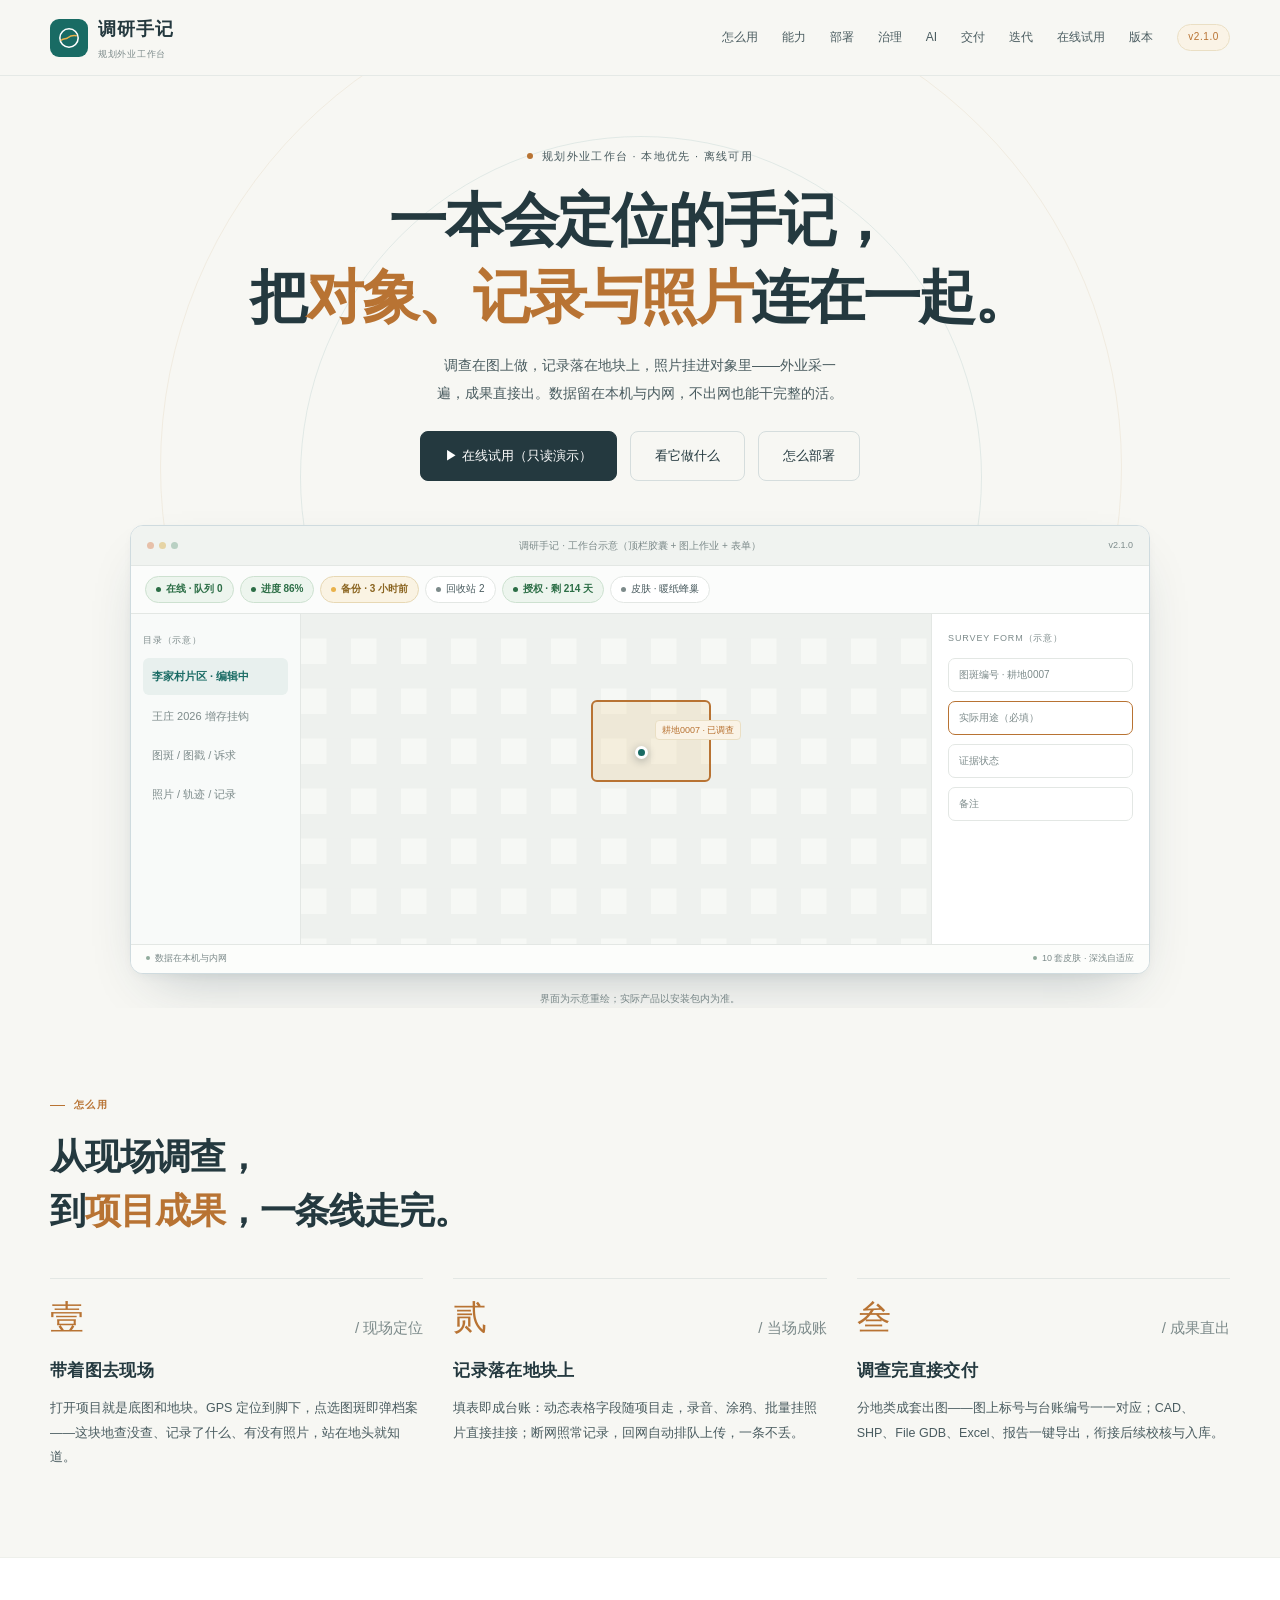
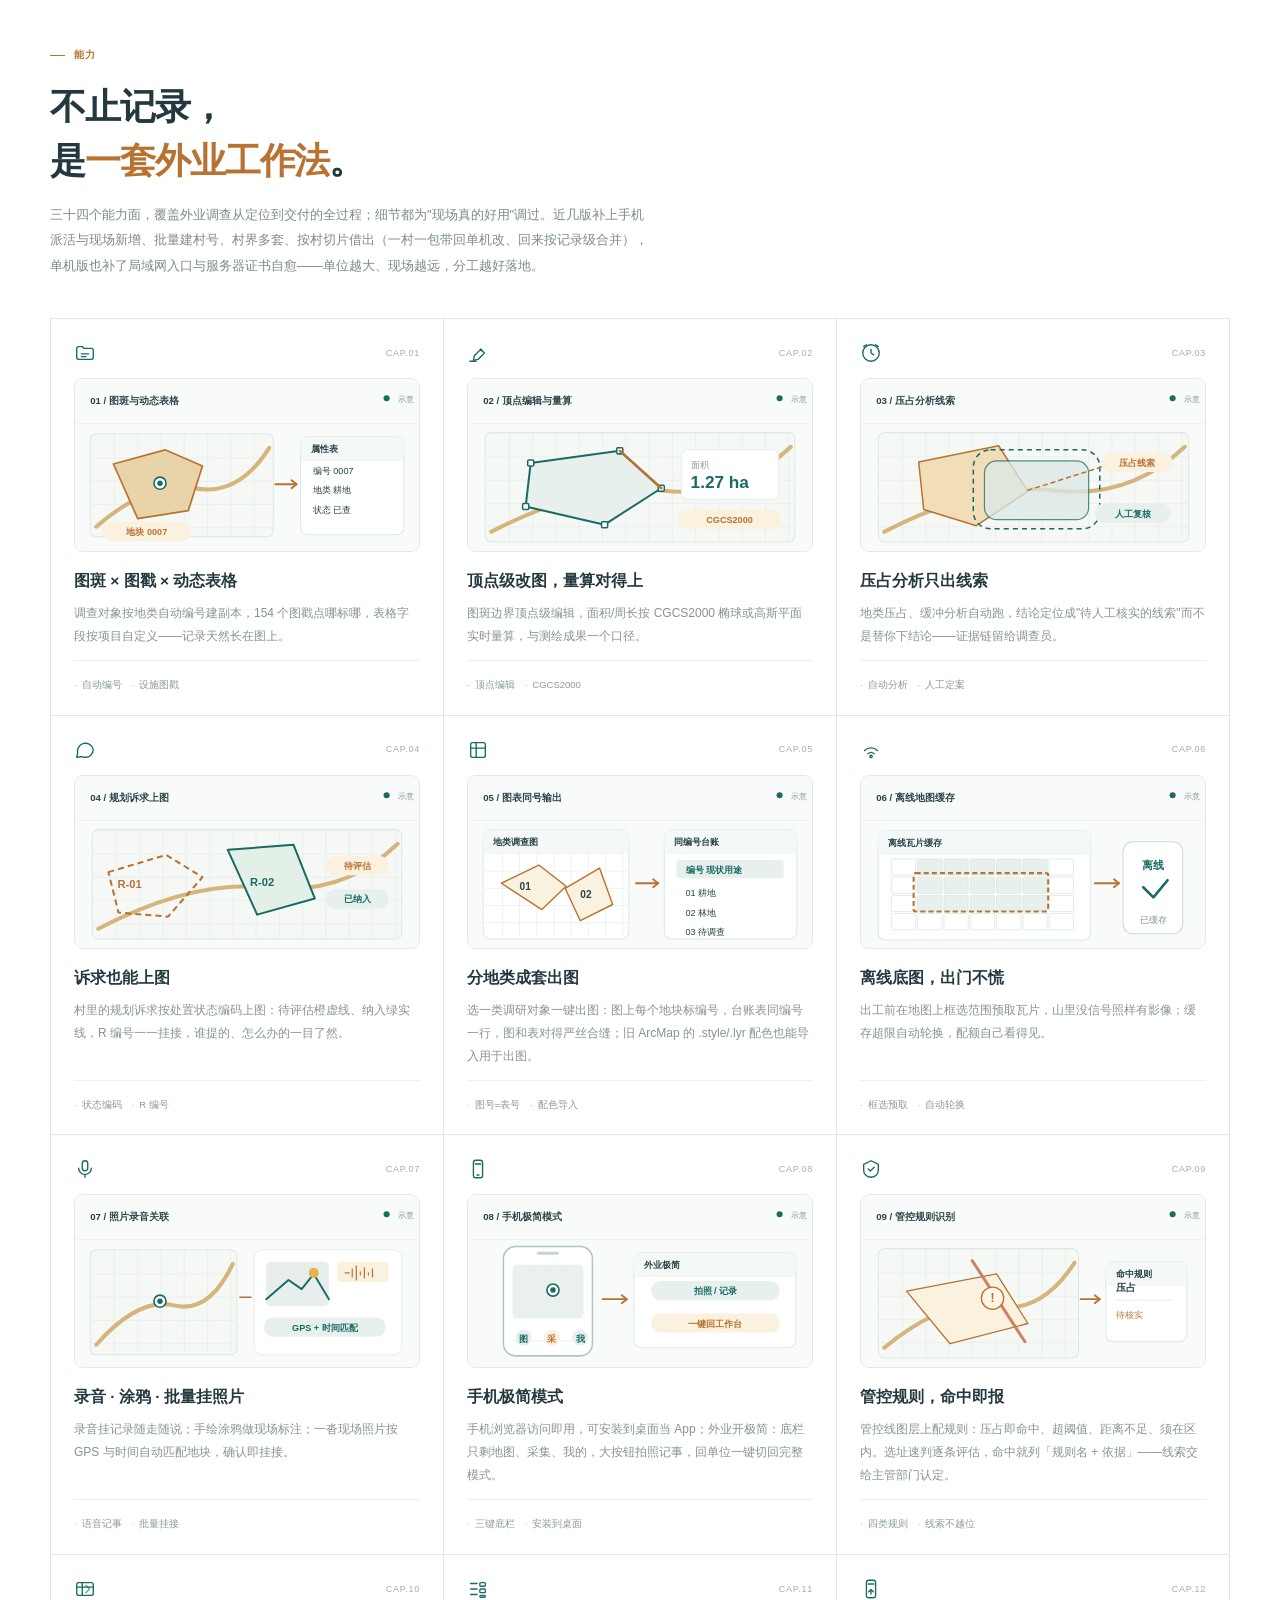
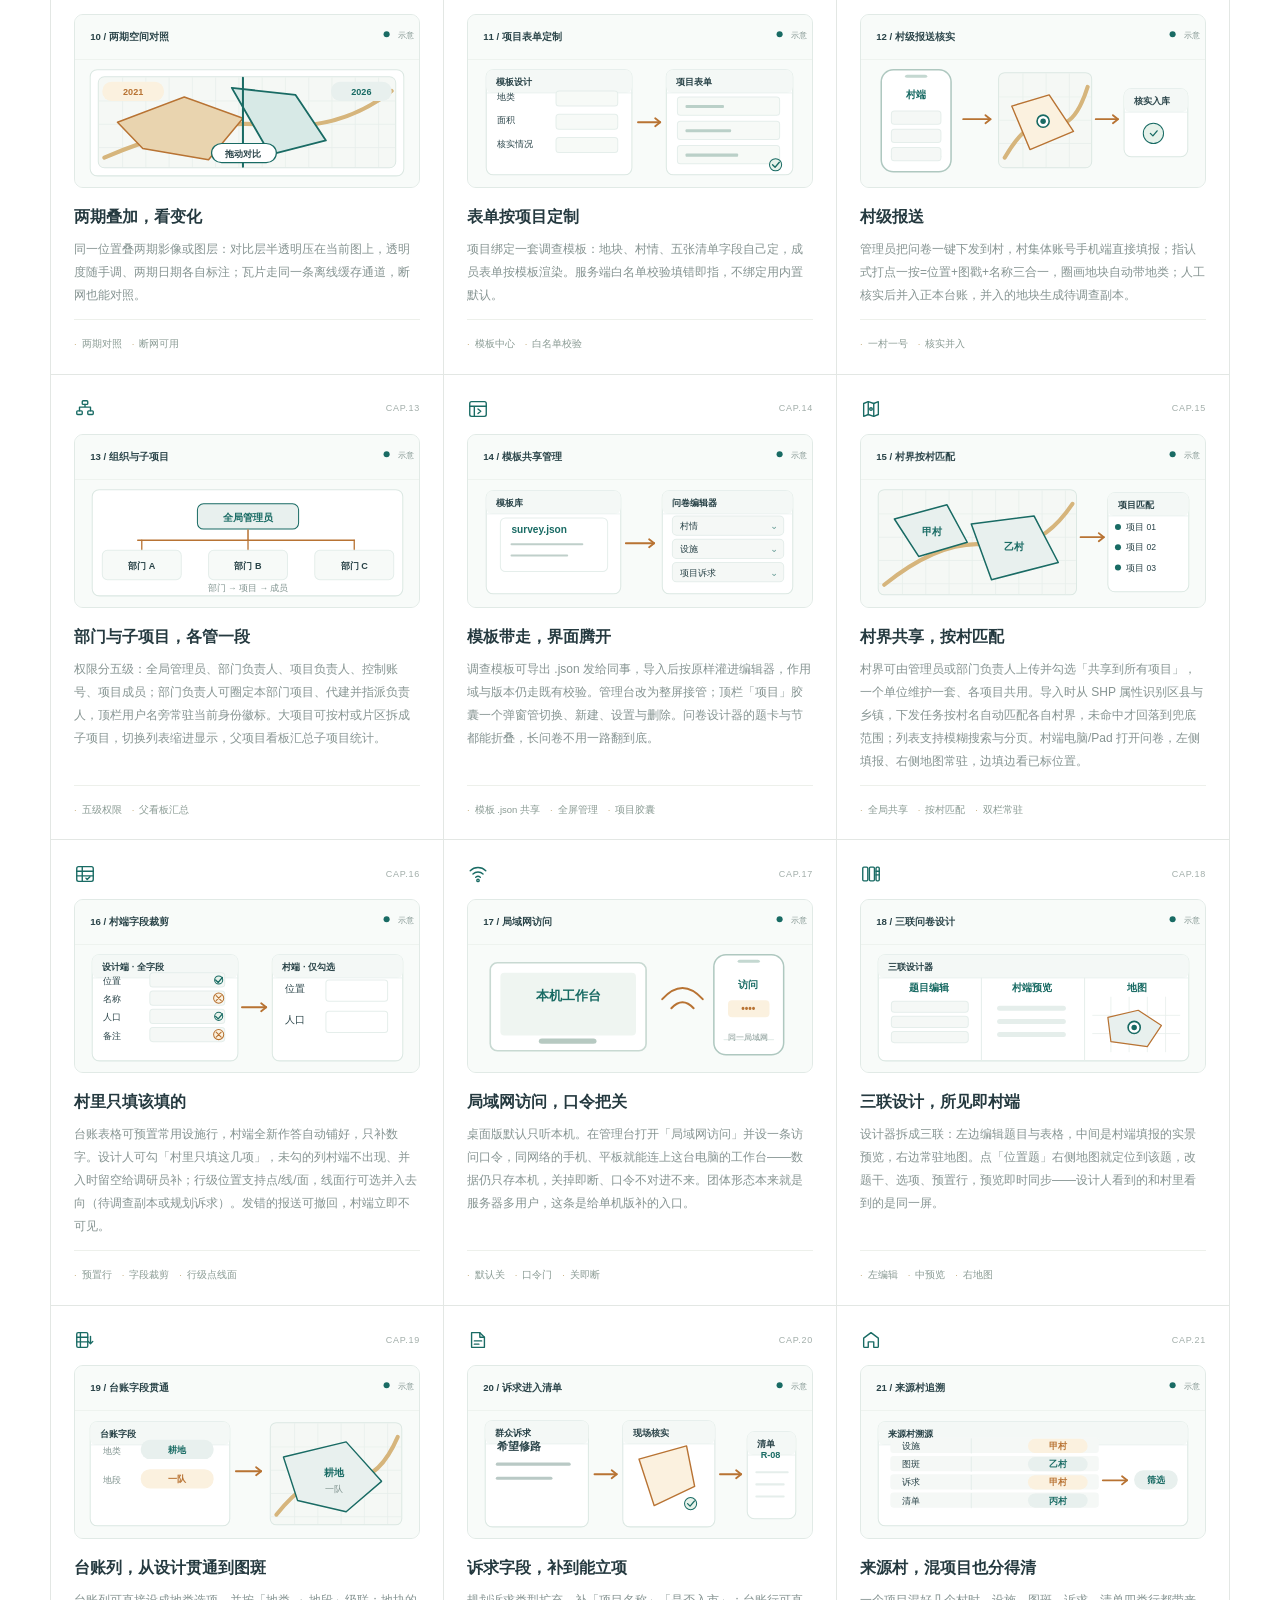
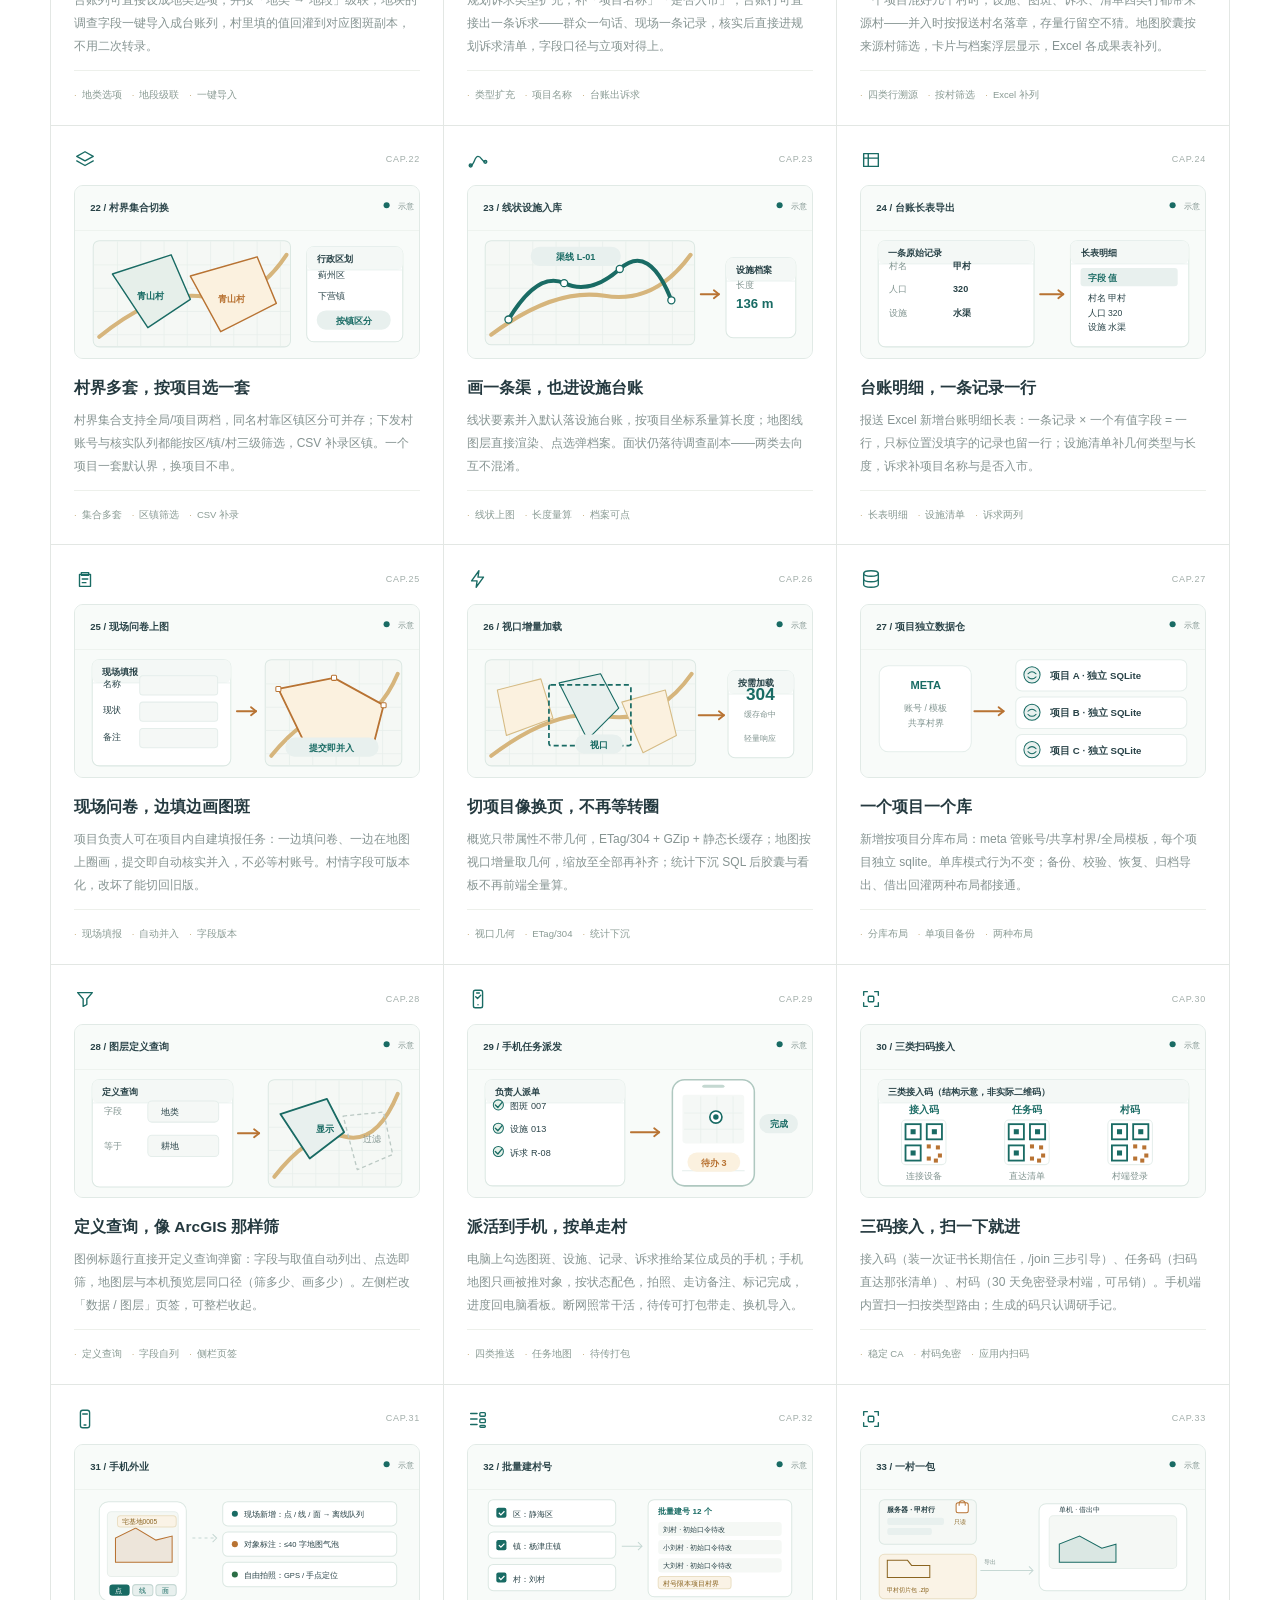
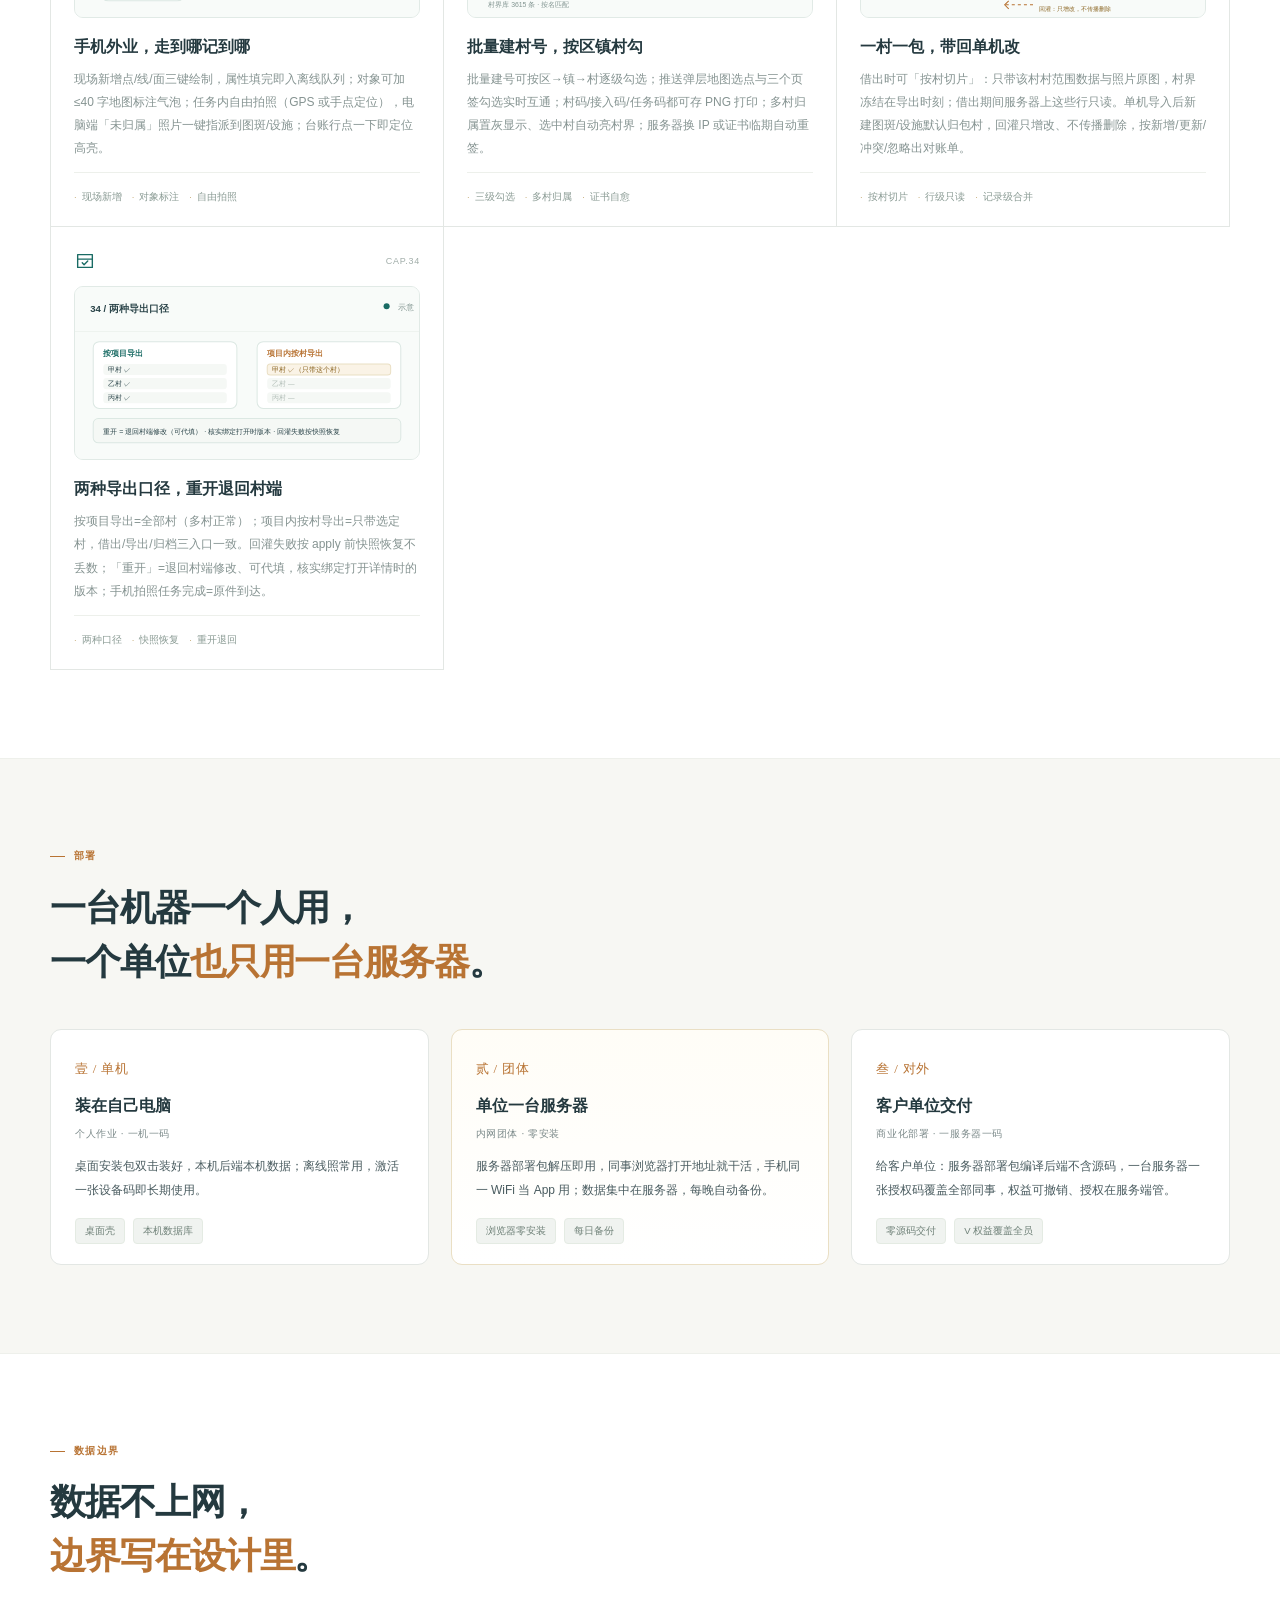
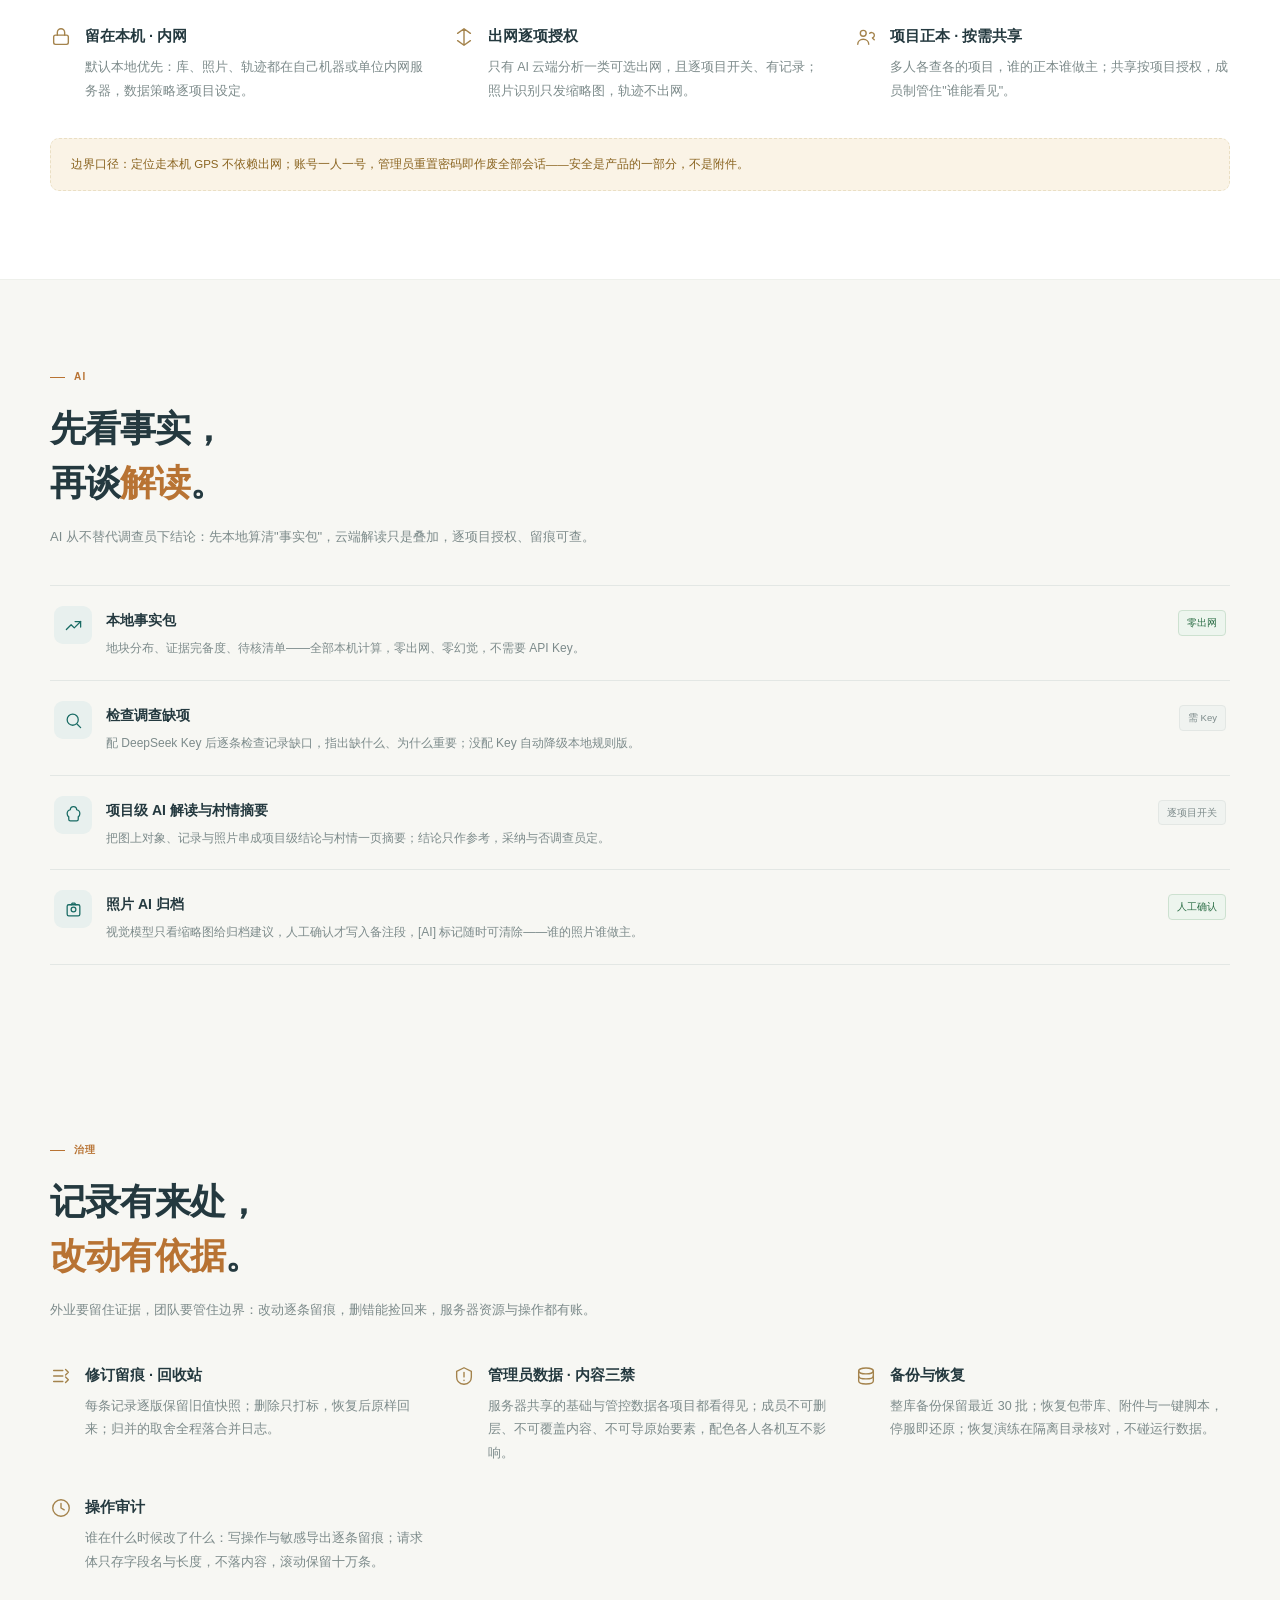
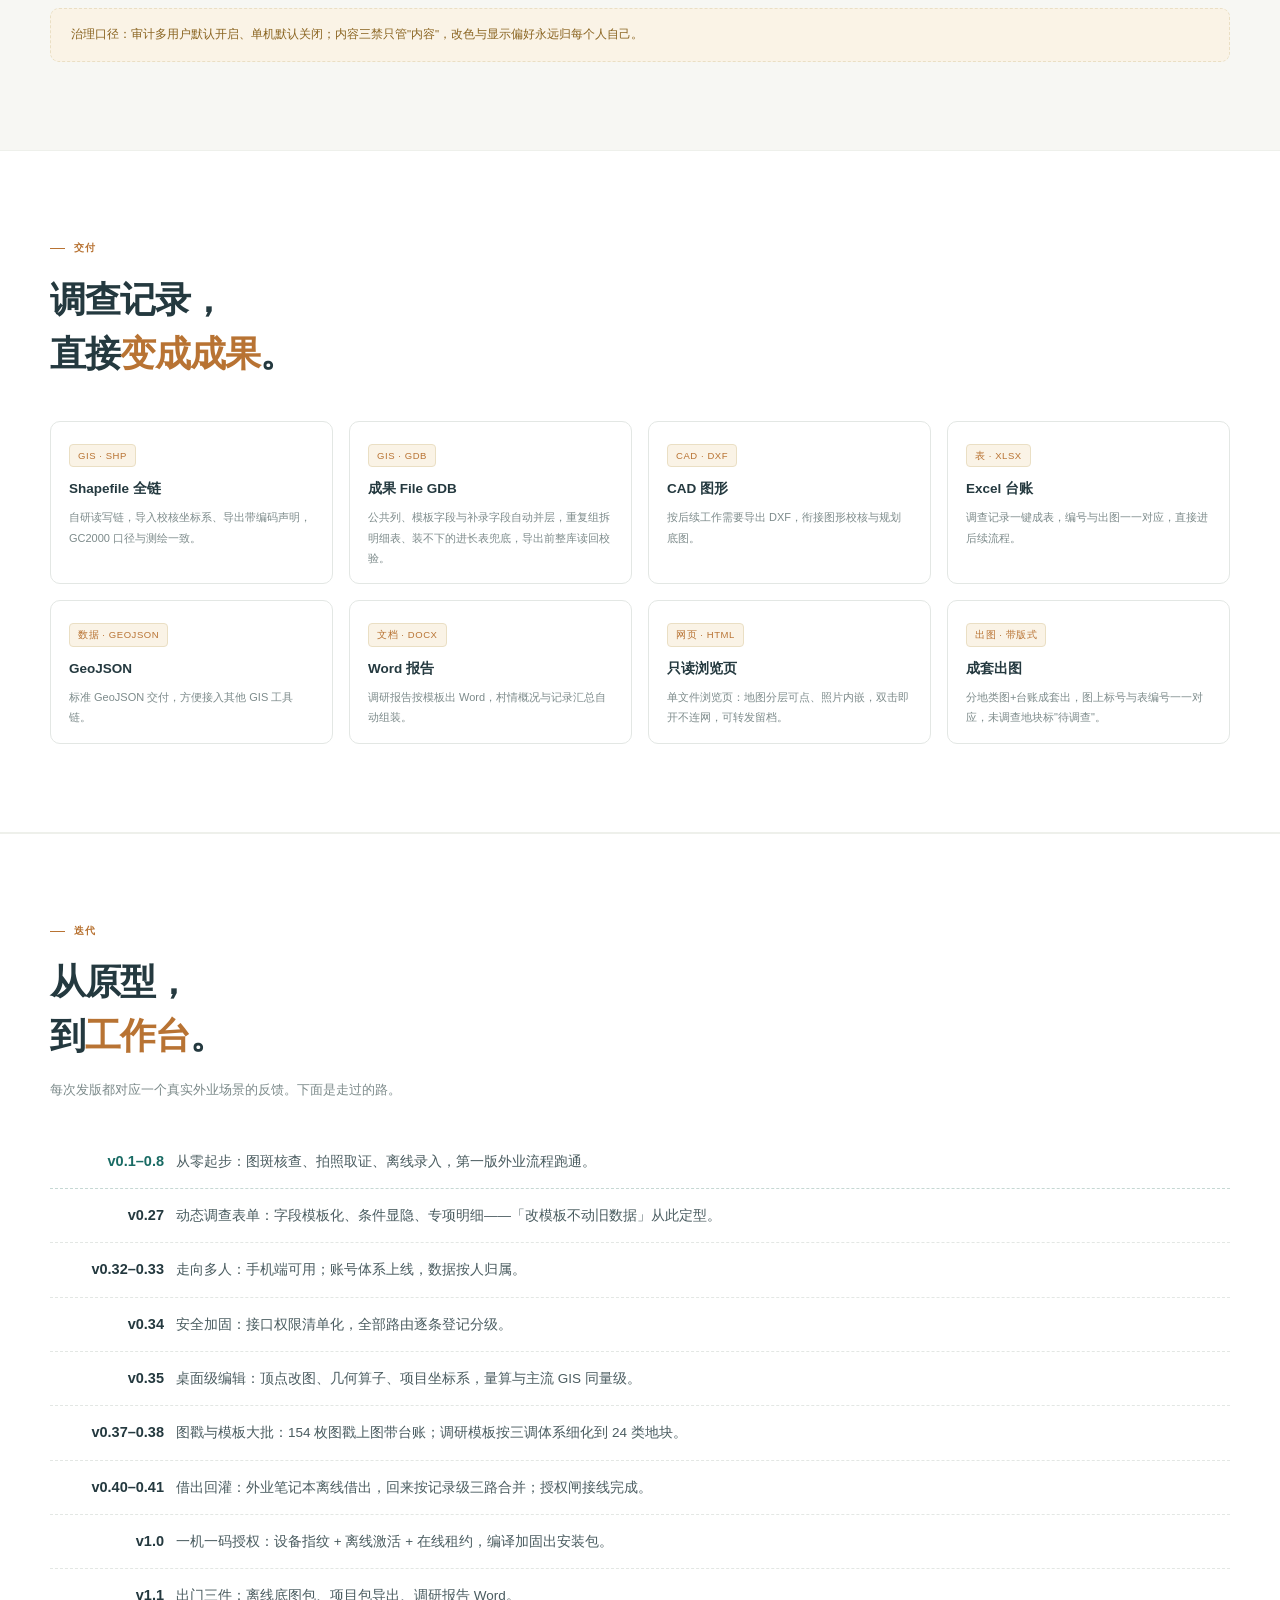
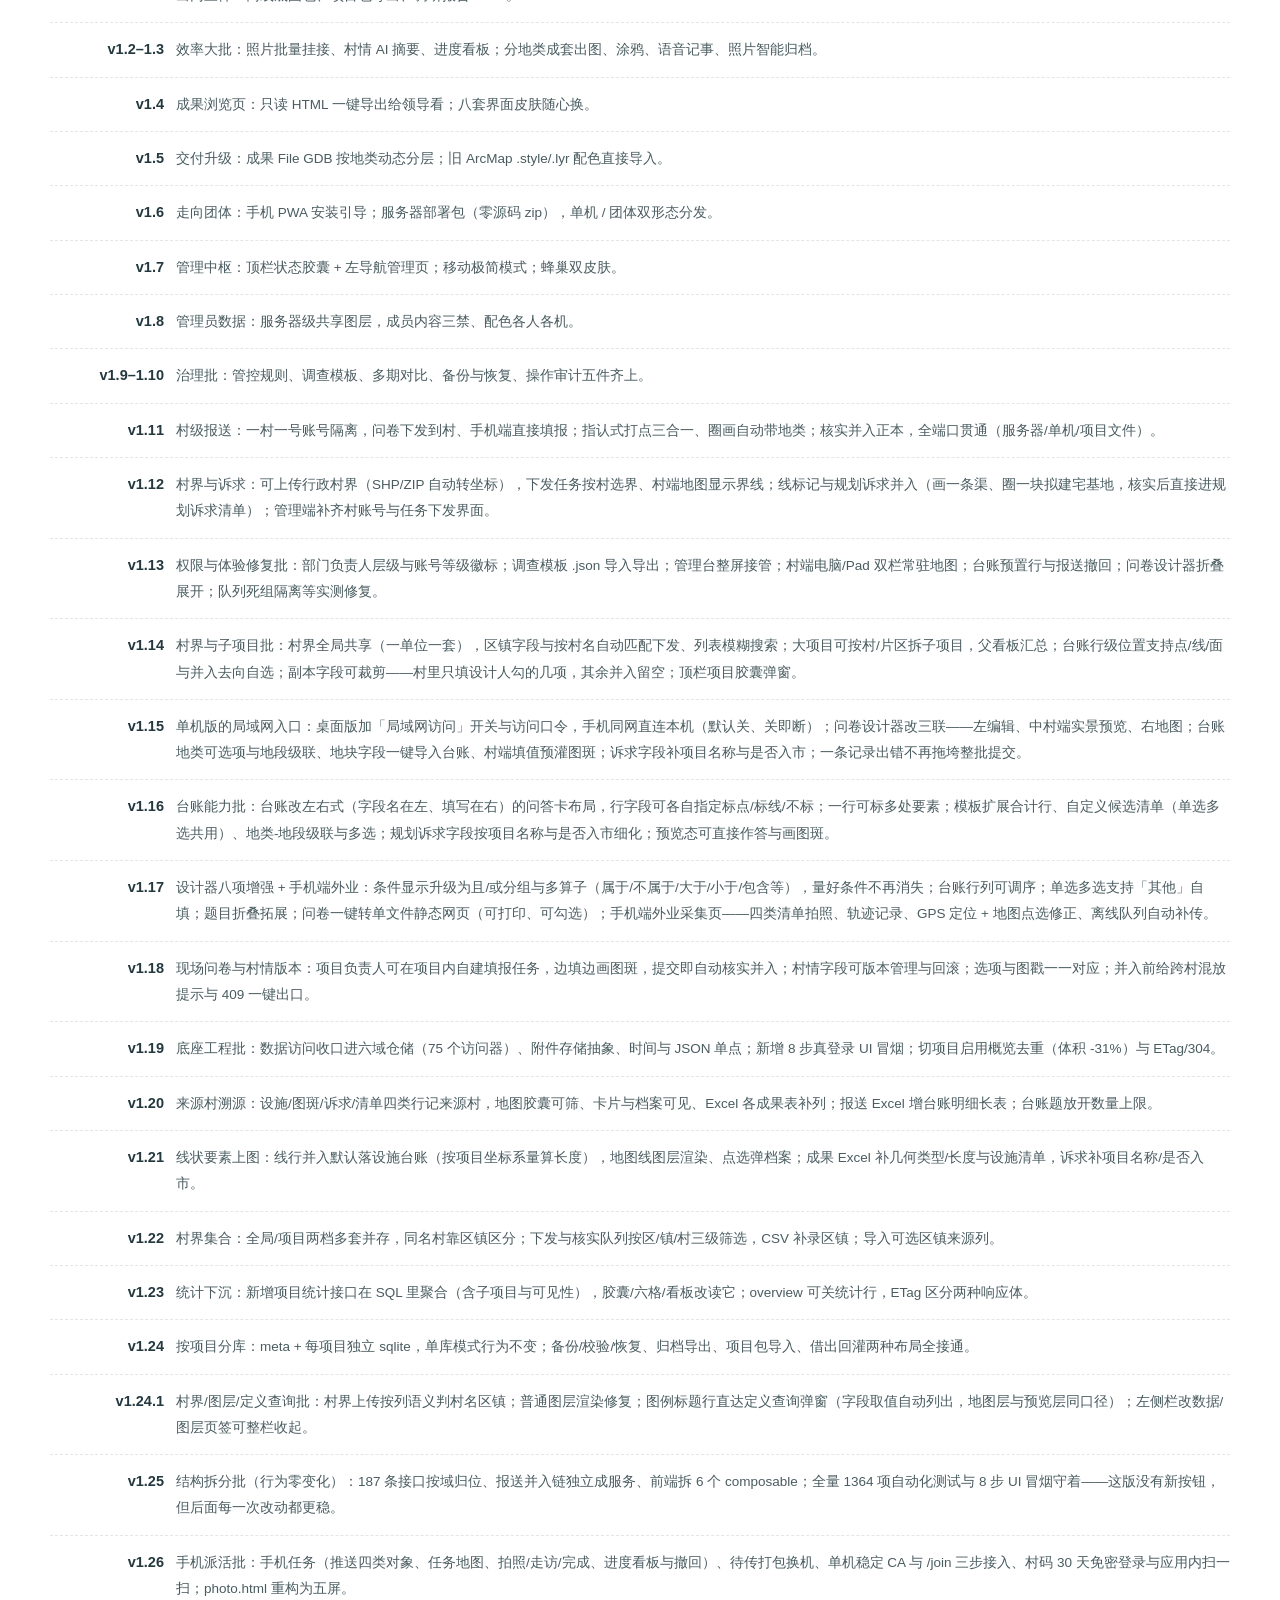
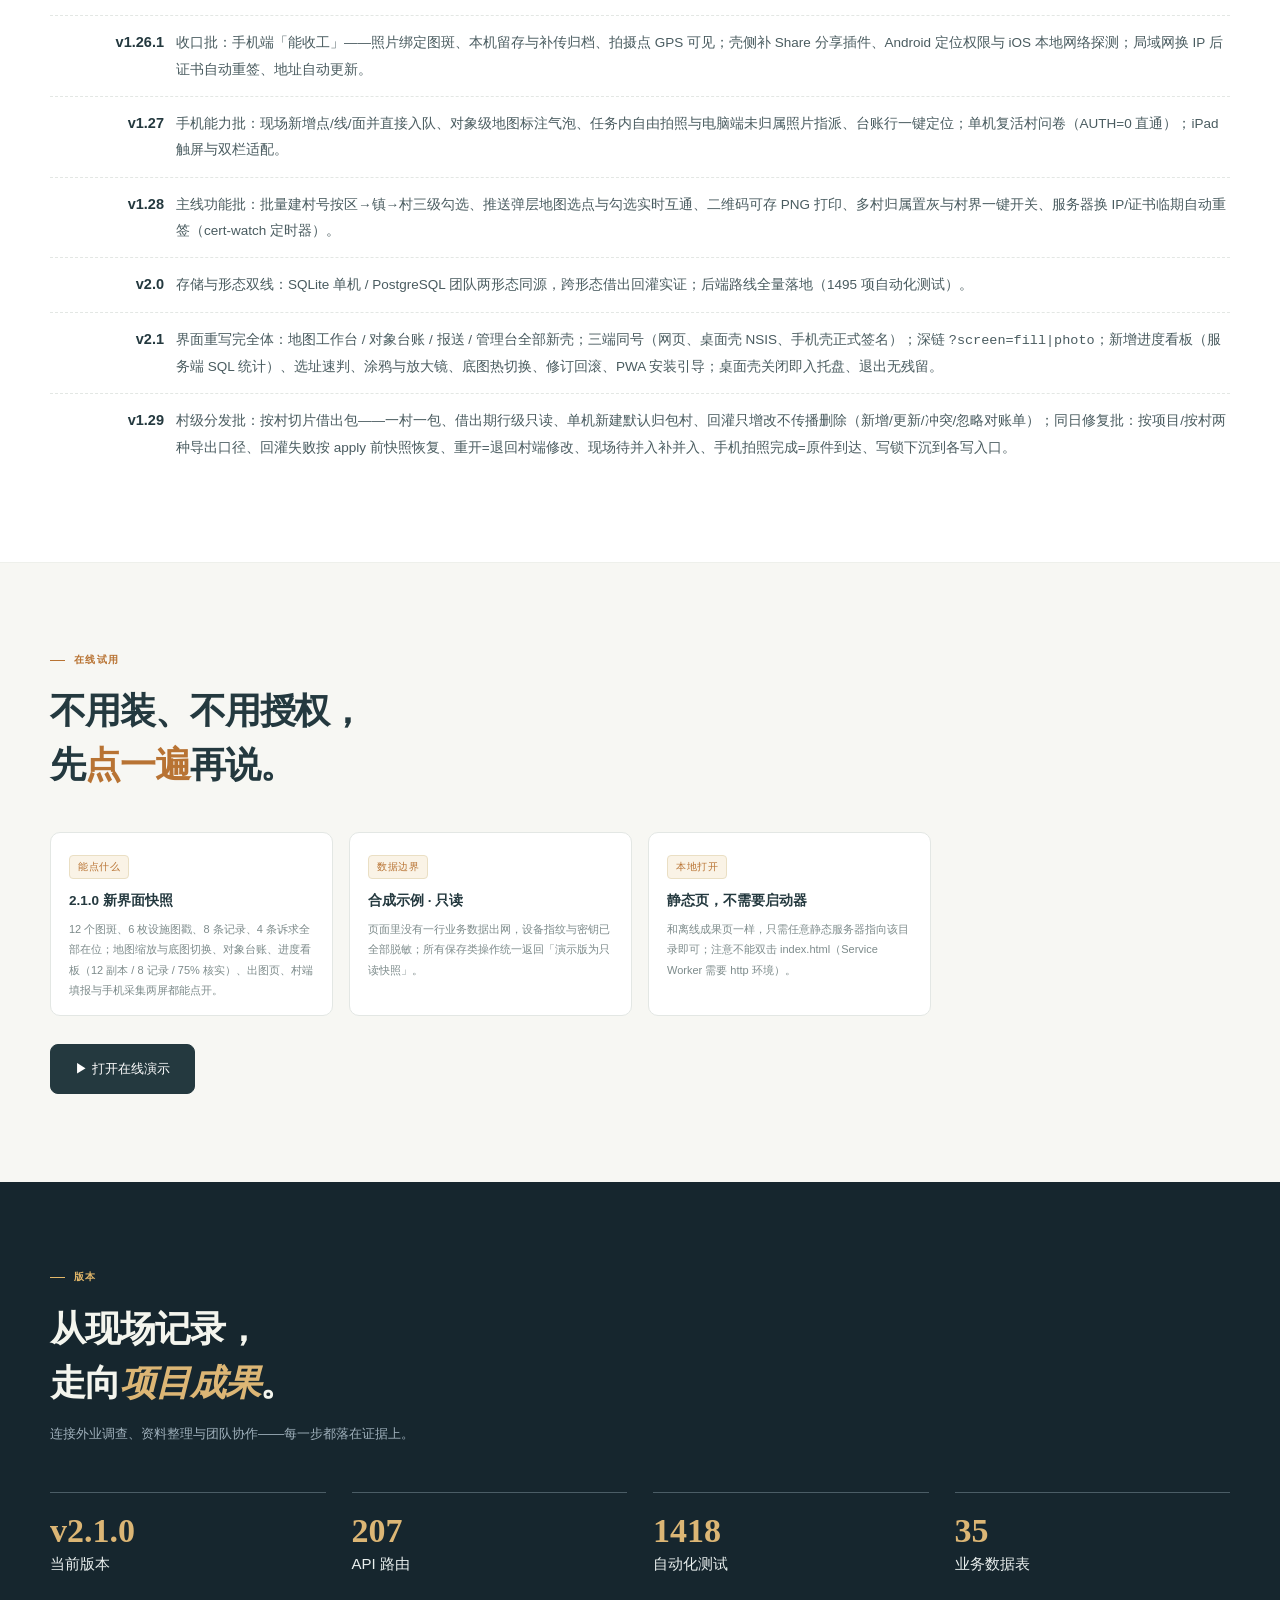
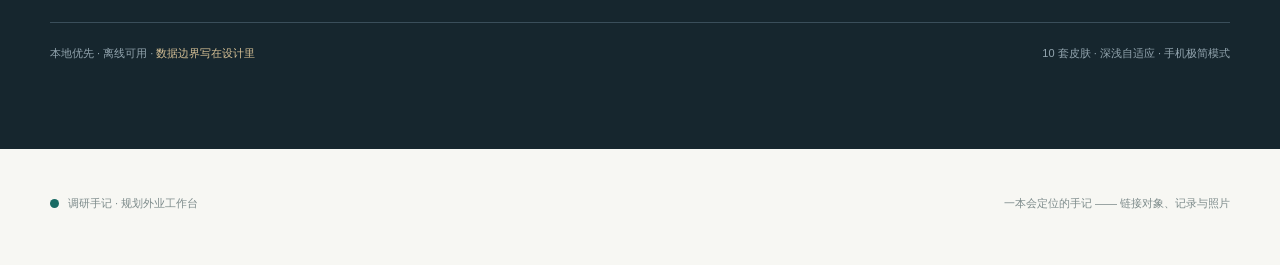
<file: index.html>
<!DOCTYPE html>
<html lang="zh-CN">
<head>
<meta charset="UTF-8">
<meta name="viewport" content="width=device-width, initial-scale=1.0">
<meta name="description" content="调研手记——一本会定位的手记。规划外业工作台：链接对象、记录与照片；支持图斑核查、离线记录、照片轨迹关联与成果导出。">
<meta name="theme-color" content="#f7f7f3">
<meta property="og:title" content="调研手记 · 把外业调研装进一本手记">
<meta property="og:description" content="把外业调研，装进一本手记。">
<title>调研手记 · v2.1.0 —— 新界面重写</title>
<style>
/* ============ 蜂巢工作台设计语言（源自蜂巢引擎 V14 学习落地，色板经原型实测） ============ */
:root{
  --bg:#f7f7f3; --paper:#ffffff; --ink:#24393f; --deep:#16262e;
  --text:#4a5c60; --muted:#7d8b8b; --line:#e3e7e4; --soft:#f0f3f0;
  --brand:#196b64; --brand-wash:#e8f0ee; --brand-line:#c6d8d4;
  --gold:#b87333; --honey:#e9b24b; --pale:#faf3e6; --pale-line:#eadfc4;
  --ok:#2c6e46; --ok-bg:#edf5ee; --ok-line:#cde1d0;
  --warn:#8a6420; --warn-bg:#faf3e3; --warn-line:#e7d8b4;
  --serif:"Noto Serif CJK SC","Source Han Serif SC","Songti SC",Georgia,serif;
  --sans:"Segoe UI","PingFang SC","Microsoft YaHei",sans-serif;
}
*{box-sizing:border-box;margin:0}
html{scroll-behavior:smooth;scroll-padding-top:92px}
body{background:var(--bg);color:var(--ink);font-family:var(--sans);font-size:15px;line-height:1.85;-webkit-font-smoothing:antialiased}
::selection{background:#f0d49e;color:var(--ink)}
button,a{ -webkit-tap-highlight-color:transparent }
a{color:inherit;text-decoration:none}
.wrap{width:min(1180px,calc(100% - 56px));margin-inline:auto}
.eyebrow{font-size:10px;letter-spacing:.14em;color:var(--gold);font-weight:600;text-transform:uppercase;display:flex;align-items:center;gap:9px;margin-bottom:15px}
.eyebrow:before{content:"";width:15px;height:1px;background:currentColor}
.reveal{opacity:0;transform:translateY(18px);transition:opacity .6s ease,transform .6s ease}
.reveal.in{opacity:1;transform:none}

/* ============ 顶栏 ============ */
.topbar{position:sticky;top:0;z-index:40;height:76px;display:flex;align-items:center;background:rgba(247,247,243,.94);backdrop-filter:blur(14px);border-bottom:1px solid rgba(226,231,228,.8)}
.topbar .wrap{display:flex;align-items:center;justify-content:space-between;gap:24px}
.brand{display:flex;align-items:center;gap:10px;white-space:nowrap}
.brand-icon{width:38px;height:38px;border-radius:9px;background:var(--brand);display:flex;align-items:center;justify-content:center;flex-shrink:0}
.brand-icon svg{width:22px;height:22px}
.brand b{font-size:18px;font-weight:750;letter-spacing:.05em}
.brand small{display:block;font-size:9px;color:var(--muted);letter-spacing:.08em}
.nav{display:flex;align-items:center;gap:24px;font-size:12px;color:var(--text)}
.nav a{position:relative;padding-block:6px}
.nav a:after{content:"";position:absolute;left:0;right:100%;bottom:1px;height:1.5px;background:var(--gold);transition:right .2s}
.nav a:hover:after{right:0}
.navchip{font-size:10px;color:var(--gold);border:1px solid var(--pale-line);background:var(--pale);border-radius:999px;padding:3px 10px;letter-spacing:.06em;white-space:nowrap}
@media (max-width:900px){.nav a:not(.keep){display:none}}

/* ============ Hero + 工作台窗口隐喻 ============ */
.hero{position:relative;padding:64px 0 0;overflow:hidden}
.hero:before{content:"";position:absolute;width:680px;height:680px;left:calc(50% - 340px);top:60px;border:1px solid rgba(198,216,212,.45);border-radius:50%;pointer-events:none}
.hero:after{content:"";position:absolute;width:960px;height:960px;left:calc(50% - 480px);top:-90px;border:1px solid rgba(234,223,205,.5);border-radius:50%;pointer-events:none}
.hero-copy{position:relative;z-index:1;text-align:center}
.hero-kicker{display:inline-flex;align-items:center;gap:9px;font-size:11px;letter-spacing:.12em;color:var(--text);margin-bottom:16px}
.hero-kicker:before{content:"";width:6px;height:6px;border-radius:50%;background:var(--gold)}
h1{font-size:clamp(34px,4.6vw,58px);line-height:1.32;font-weight:700;letter-spacing:-.04em;text-wrap:balance}
h1 em{font-style:normal;color:var(--gold)}
.hero-lead{font-size:14px;line-height:2;color:var(--text);max-width:600px;margin:16px auto 0;text-wrap:balance}
.hero-actions{display:flex;justify-content:center;gap:13px;margin-top:24px;flex-wrap:wrap}
.btn{display:inline-flex;align-items:center;gap:9px;padding:12px 24px;border-radius:8px;border:1px solid var(--ink);background:var(--ink);color:#fff;font-size:13px;transition:transform .18s,background .18s}
.btn:hover{background:#345262;transform:translateY(-1px)}
.btn.secondary{background:transparent;border-color:#d5dddd;color:var(--ink)}
.btn.secondary:hover{background:#fff}

/* 工作台窗口卡（蜂巢标志手法：产品截图感的三栏 studio） */
.studio{position:relative;z-index:2;margin:44px auto 0;max-width:1020px;border:1px solid #cfdbdf;background:var(--paper);border-radius:13px;overflow:hidden;box-shadow:0 24px 55px -25px rgba(32,59,75,.3),0 4px 13px -6px rgba(32,59,75,.1)}
.studio-chrome{height:40px;background:var(--soft);border-bottom:1px solid var(--line);display:flex;align-items:center;justify-content:space-between;gap:12px;padding:0 16px;color:var(--muted);font-size:10px}
.dots{display:flex;gap:5px;width:70px}
.dots i{width:7px;height:7px;border-radius:50%;background:#d7dedf}
.dots i:first-child{background:#e7c0a9}.dots i:nth-child(2){background:#e6d4a5}.dots i:last-child{background:#b9d0c3}
.chrome-right{width:70px;text-align:right;font-size:9px}
.studio-caps{display:flex;gap:6px;align-items:center;padding:10px 14px;border-bottom:1px solid var(--line);background:#fbfcfb;font-size:10px;flex-wrap:wrap}
.cap{display:inline-flex;align-items:center;gap:5px;border:1px solid var(--line);background:var(--paper);color:var(--text);border-radius:999px;padding:3px 10px;white-space:nowrap}
.cap i{width:5px;height:5px;border-radius:50%;background:var(--muted)}
.cap.ok{color:var(--ok);background:var(--ok-bg);border-color:var(--ok-line);font-weight:600}.cap.ok i{background:var(--ok)}
.cap.warn{color:var(--warn);background:var(--warn-bg);border-color:var(--warn-line);font-weight:600}.cap.warn i{background:var(--honey)}
.studio-body{display:grid;grid-template-columns:170px minmax(0,1fr) 218px;min-height:330px}
@media (max-width:760px){.studio-body{grid-template-columns:1fr}.studio-side,.studio-form{display:none}}
.studio-side{background:#f8faf9;border-right:1px solid var(--line);padding:18px 12px;font-size:11px;color:var(--muted)}
.studio-side .t{font-size:9px;letter-spacing:.09em;margin-bottom:10px}
.studio-side .row{padding:8px 9px;border-radius:6px;margin-bottom:3px}
.studio-side .row.on{background:var(--brand-wash);color:var(--brand);font-weight:600}
.studio-map{position:relative;background:linear-gradient(0deg,transparent 25px,#eef1ee 26px),linear-gradient(90deg,transparent 25px,#eef1ee 26px),#f6f8f5;background-size:50px 50px}
.studio-map .zone{position:absolute;left:46%;top:26%;width:120px;height:82px;border:2px solid var(--gold);border-radius:6px;background:rgba(233,178,75,.14)}
.studio-map .pin{position:absolute;left:53%;top:40%;width:13px;height:13px;border-radius:50%;background:var(--brand);border:3px solid #fff;box-shadow:0 2px 8px rgba(22,38,46,.3)}
.studio-map .badge{position:absolute;left:calc(53% + 20px);top:calc(40% - 26px);font-size:9px;color:var(--gold);background:var(--pale);border:1px solid var(--pale-line);border-radius:4px;padding:1px 6px}
.studio-form{border-left:1px solid var(--line);padding:16px}
.studio-form .fk{font-size:9px;letter-spacing:.1em;color:var(--muted);margin-bottom:12px}
.field{height:34px;border:1px solid var(--line);border-radius:7px;margin-bottom:9px;position:relative;background:var(--paper)}
.field:after{content:attr(data-ph);position:absolute;left:10px;top:50%;transform:translateY(-50%);font-size:10px;color:var(--muted)}
.field.gold{border-color:var(--gold)}
.studio-bottom{height:29px;display:flex;align-items:center;justify-content:space-between;padding:0 15px;border-top:1px solid var(--line);font-size:9px;color:var(--muted);background:#fcfdfb}
.studio-bottom i{width:4px;height:4px;border-radius:50%;background:#90ab9c;display:inline-block;margin-right:5px;vertical-align:1px}
.interface-note{text-align:center;margin:16px 0 0;font-size:10px;color:var(--muted)}

/* ============ 分节通用 ============ */
.sec{padding:88px 0}
.sec-subtle{background:#fff;border-top:1px solid #eef0eb;border-bottom:1px solid #eef0eb}
.sec-head h2{font-size:clamp(26px,3.2vw,36px);line-height:1.5;font-weight:600;letter-spacing:-.03em;text-wrap:balance}
.sec-head h2 em{font-style:normal;color:var(--gold)}
.sec-head>p{font-size:13px;line-height:1.95;color:var(--muted);max-width:600px;margin:14px 0 0}

/* ============ 三步 flow（金色衬线大数字） ============ */
.flow-grid{display:grid;grid-template-columns:repeat(3,1fr);gap:30px;margin-top:40px}
@media (max-width:820px){.flow-grid{grid-template-columns:1fr}}
.step{border-top:1px solid var(--line);padding-top:22px}
.step-num{font-family:var(--serif);font-size:34px;color:var(--gold);line-height:1;margin-bottom:20px;display:flex;justify-content:space-between;align-items:end}
.step-num span{font-family:var(--sans);font-size:15px;color:var(--muted);font-weight:300}
.step h3{font-size:17px;font-weight:600;letter-spacing:.02em;margin-bottom:10px}
.step p{font-size:12.5px;color:var(--text);line-height:1.95}

/* ============ 能力网格（细线拼格） ============ */
.cap-grid{display:grid;grid-template-columns:repeat(4,1fr);border-top:1px solid var(--line);border-left:1px solid var(--line);margin-top:40px}
@media (max-width:980px){.cap-grid{grid-template-columns:repeat(2,1fr)}}
@media (max-width:560px){.cap-grid{grid-template-columns:1fr}}
.ccap{padding:26px 24px 22px;border-right:1px solid var(--line);border-bottom:1px solid var(--line);background:var(--paper);min-width:0;transition:background .2s}
.ccap:hover{background:#fcfcf7}
.ccap-top{display:flex;align-items:center;justify-content:space-between;margin-bottom:18px}
.ccap-top svg{width:22px;height:22px;stroke:var(--brand);fill:none;stroke-width:1.5;stroke-linecap:round;stroke-linejoin:round}
.ccap-code{font-size:9px;letter-spacing:.08em;color:#a2aeaa}
.ccap h3{font-size:16px;margin-bottom:9px;font-weight:600}
.ccap p{font-size:12px;color:#869492;line-height:1.9}
.ccap-tags{font-size:9.5px;color:#8a9b94;padding-top:16px;margin-top:18px;border-top:1px solid #edf0eb;display:flex;gap:10px;flex-wrap:wrap}
.ccap-tags span:before{content:"·";margin-right:5px;color:#c6ad7a}

/* ============ 部署双轨 ============ */
.dual-grid{display:grid;grid-template-columns:repeat(3,1fr);gap:22px;margin-top:40px}
@media (max-width:860px){.dual-grid{grid-template-columns:1fr}}
.scard{border:1px solid var(--line);border-radius:11px;background:var(--paper);padding:24px 24px 20px;position:relative}
.scard.hot{border-color:var(--pale-line);background:linear-gradient(180deg,#fffdf7,#fff)}
.scard .no{font-family:var(--serif);font-size:13px;color:var(--gold);letter-spacing:.06em}
.scard h3{font-size:16px;font-weight:600;margin:10px 0 4px}
.scard .who{font-size:10px;color:var(--muted);letter-spacing:.06em;margin-bottom:12px}
.scard p{font-size:12px;color:var(--text);line-height:1.95}
.scard-tags{margin-top:16px;display:flex;gap:8px;flex-wrap:wrap}
.scard-tags span{font-size:9.5px;color:#6f8178;border:1px solid #e4ebe3;padding:3px 9px;border-radius:4px;background:var(--soft)}

/* ============ 数据边界 ============ */
.bound-grid{display:grid;grid-template-columns:repeat(3,1fr);gap:28px;margin-top:40px}
@media (max-width:860px){.bound-grid{grid-template-columns:1fr}}
.bound{display:flex;gap:13px;align-items:start}
.bound svg{width:22px;height:22px;stroke:#a4834c;fill:none;stroke-width:1.5;stroke-linecap:round;stroke-linejoin:round;margin-top:3px;flex-shrink:0}
.bound h3{font-size:14.5px;font-weight:600;margin-bottom:6px}
.bound p{font-size:12.5px;color:var(--muted);line-height:1.9}
.bound-note{margin-top:34px;border:1px dashed var(--pale-line);background:var(--pale);border-radius:9px;padding:15px 20px;font-size:11.5px;color:var(--warn);line-height:1.9}

/* ============ AI（证据卡列表） ============ */
.ai-list{margin-top:36px;border-top:1px solid var(--line)}
.ai-row{display:flex;gap:14px;align-items:flex-start;padding:20px 4px;border-bottom:1px solid var(--line)}
.ai-row .ic{width:38px;height:38px;border-radius:9px;background:var(--brand-wash);display:flex;align-items:center;justify-content:center;flex-shrink:0;color:var(--brand)}
.ai-row .ic svg{width:19px;height:19px;stroke:currentColor;fill:none;stroke-width:1.6;stroke-linecap:round;stroke-linejoin:round}
.ai-row .tx{flex:1;min-width:0}
.ai-row .tx b{font-size:14px;font-weight:600}
.ai-row .tx p{font-size:12px;color:var(--muted);line-height:1.9;margin-top:3px}
.ai-row .st{font-size:9.5px;white-space:nowrap;margin-top:4px;border-radius:4px;padding:3px 8px}
.st.ok{color:var(--ok);background:var(--ok-bg);border:1px solid var(--ok-line)}
.st.mut{color:var(--muted);background:var(--soft);border:1px solid var(--line)}

/* ============ 交付清单 ============ */
.del-grid{display:grid;grid-template-columns:repeat(4,1fr);gap:16px;margin-top:40px}
@media (max-width:980px){.del-grid{grid-template-columns:repeat(2,1fr)}}
@media (max-width:560px){.del-grid{grid-template-columns:1fr}}
.del{border:1px solid var(--line);border-radius:10px;background:var(--paper);padding:18px 18px 15px;transition:transform .18s,box-shadow .18s}
.del:hover{transform:translateY(-2px);box-shadow:0 10px 24px -14px rgba(32,59,75,.25)}
.del .lab{display:inline-block;font-size:9.5px;letter-spacing:.06em;color:var(--gold);background:var(--pale);border:1px solid var(--pale-line);border-radius:4px;padding:2px 8px}
.del h4{font-size:13.5px;font-weight:600;margin:10px 0 5px}
.del p{font-size:11px;color:var(--muted);line-height:1.85}

/* ============ release（深墨青段 + 金色数字） ============ */
.release{background:var(--deep);color:#e9efee;padding:86px 0;position:relative;overflow:hidden}
.release .eyebrow{color:#e3b86a}
.release h2{color:#f4f5ee;font-size:clamp(26px,3.2vw,36px);line-height:1.5;font-weight:600;letter-spacing:-.03em}
.release .sub2{color:#9eafba;font-size:13px;margin-top:12px}
.stats{display:grid;grid-template-columns:repeat(4,1fr);gap:26px;margin-top:46px}
@media (max-width:760px){.stats{grid-template-columns:repeat(2,1fr)}}
.stat{border-top:1px solid #4b5d66;padding-top:18px}
.stat b{display:block;font-family:var(--serif);font-size:34px;color:#dcb675;line-height:1.15;font-weight:600}
.stat span{font-size:11px;color:#9cabb4;letter-spacing:.05em}
.release-foot{margin-top:44px;padding-top:20px;border-top:1px solid #3a4e5a;color:#93a5af;font-size:11px;display:flex;justify-content:space-between;gap:20px;flex-wrap:wrap}
.release-foot strong{font-weight:400;color:#d6c095}

/* ============ 页脚 ============ */
footer{padding:44px 0 52px;color:var(--muted);font-size:11px}
footer .wrap{display:flex;justify-content:space-between;gap:18px;flex-wrap:wrap;align-items:center}
footer .fb{display:flex;align-items:center;gap:9px}
footer .fb i{width:9px;height:9px;border-radius:50%;background:var(--brand);display:inline-block}

/* v1.10.0 版本迭代时间线（#changelog，蜂巢语言） */
.cl{list-style:none;margin:32px 0 0;padding:0}
.cl li{display:grid;grid-template-columns:114px 1fr;gap:12px;padding:13px 0;
  border-bottom:1px dashed var(--line);align-items:baseline}
.cl li:last-child{border-bottom:0}
.clv{font-weight:800;text-align:right;color:var(--ink);font-size:14.5px;white-space:nowrap}
.cl p{margin:0;color:var(--text);font-size:13.5px;line-height:1.95}
.cl li:first-child .clv{color:var(--brand)}
.cl li:first-child{border-bottom-color:var(--brand-line)}
@media(max-width:720px){.cl li{grid-template-columns:86px 1fr}.cl p{grid-column:2}}

/* ============ CAP 图解增强：30 张内嵌矢量示意图，无需网络和脚本 ============ */
.cap-grid{grid-template-columns:repeat(3,minmax(0,1fr))}
.ccap{display:flex;flex-direction:column;padding:23px 23px 21px}
.ccap-top{margin-bottom:14px}
.cap-visual{margin:0 0 17px;overflow:hidden;border:1px solid #e1eae6;border-radius:9px;background:#f8fbf9;transition:border-color .2s,box-shadow .2s}
.cap-visual svg{width:100%;height:auto;display:block;aspect-ratio:2 / 1;max-height:215px}
.ccap:hover .cap-visual{border-color:#c5dcd3;box-shadow:0 8px 18px -16px rgba(25,107,100,.35)}
.ccap h3{font-size:15.5px;line-height:1.55;margin-bottom:9px}
.ccap p{font-size:12px;line-height:1.92}
.ccap-tags{margin-top:auto;padding-top:15px;transform:translateY(12px);margin-bottom:12px}
@media (max-width:980px){.cap-grid{grid-template-columns:repeat(2,minmax(0,1fr))}}
@media (max-width:600px){.cap-grid{grid-template-columns:1fr}.ccap{padding:20px}.cap-visual svg{max-height:none}}
@media (prefers-reduced-motion:reduce){.cap-visual{transition:none}}
</style>
</head>
<body>

<header class="topbar">
  <div class="wrap">
    <a class="brand" href="#top">
      <span class="brand-icon"><svg viewBox="0 0 24 24" fill="none"><circle cx="12" cy="12" r="10" stroke="#fff" stroke-width="1.7"/><path d="M3.5 14.5c3-2.4 5-1 7-2.6s4-3.4 9.5-2.4" stroke="#e9b24b" stroke-width="1.5" stroke-linecap="round"/></svg></span>
      <span><b>调研手记</b><small>规划外业工作台</small></span>
    </a>
    <nav class="nav">
      <a href="#flow">怎么用</a>
      <a href="#cap">能力</a>
      <a href="#dual">部署</a>
      <a href="#gov">治理</a>
      <a href="#ai">AI</a>
      <a href="#delivery">交付</a>
      <a href="#changelog">迭代</a>
      <a href="#demo">在线试用</a>
      <a class="keep" href="#release">版本</a>
      <span class="navchip">v2.1.0</span>
    </nav>
  </div>
</header>

<section class="hero" id="top">
  <div class="hero-copy">
    <span class="hero-kicker">规划外业工作台 · 本地优先 · 离线可用</span>
    <h1>一本会定位的手记，<br>把<em>对象、记录与照片</em>连在一起。</h1>
    <p class="hero-lead">调查在图上做，记录落在地块上，照片挂进对象里——外业采一遍，成果直接出。数据留在本机与内网，不出网也能干完整的活。</p>
    <div class="hero-actions">
      <a class="btn" href="https://liulei97.github.io/diaoyan-shouji/demo/" target="_blank" rel="noopener">▶ 在线试用（只读演示）</a>
      <a class="btn secondary" href="#cap">看它做什么</a>
      <a class="btn secondary" href="#dual">怎么部署</a>
    </div>
  </div>
  <div class="wrap">
    <div class="studio reveal">
      <div class="studio-chrome"><span class="dots"><i></i><i></i><i></i></span><span>调研手记 · 工作台示意（顶栏胶囊 + 图上作业 + 表单）</span><span class="chrome-right">v2.1.0</span></div>
      <div class="studio-caps">
        <span class="cap ok"><i></i>在线 · 队列 0</span>
        <span class="cap ok"><i></i>进度 86%</span>
        <span class="cap warn"><i></i>备份 · 3 小时前</span>
        <span class="cap"><i></i>回收站 2</span>
        <span class="cap ok"><i></i>授权 · 剩 214 天</span>
        <span class="cap"><i></i>皮肤 · 暖纸蜂巢</span>
      </div>
      <div class="studio-body">
        <div class="studio-side">
          <div class="t">目录（示意）</div>
          <div class="row on">李家村片区 · 编辑中</div>
          <div class="row">王庄 2026 增存挂钩</div>
          <div class="row">图斑 / 图戳 / 诉求</div>
          <div class="row">照片 / 轨迹 / 记录</div>
        </div>
        <div class="studio-map">
          <div class="zone"></div><div class="pin"></div>
          <span class="badge">耕地0007 · 已调查</span>
        </div>
        <div class="studio-form">
          <div class="fk">SURVEY FORM（示意）</div>
          <div class="field" data-ph="图斑编号 · 耕地0007"></div>
          <div class="field gold" data-ph="实际用途（必填）"></div>
          <div class="field" data-ph="证据状态"></div>
          <div class="field" data-ph="备注"></div>
        </div>
      </div>
      <div class="studio-bottom"><span><i></i>数据在本机与内网</span><span><i></i>10 套皮肤 · 深浅自适应</span></div>
    </div>
    <p class="interface-note">界面为示意重绘；实际产品以安装包内为准。</p>
  </div>
</section>

<section class="sec" id="flow">
  <div class="wrap">
    <div class="sec-head reveal">
      <div class="eyebrow">怎么用</div>
      <h2>从现场调查，<br>到<em>项目成果</em>，一条线走完。</h2>
    </div>
    <div class="flow-grid">
      <div class="step reveal"><div class="step-num">壹<span>/ 现场定位</span></div><h3>带着图去现场</h3><p>打开项目就是底图和地块。GPS 定位到脚下，点选图斑即弹档案——这块地查没查、记录了什么、有没有照片，站在地头就知道。</p></div>
      <div class="step reveal"><div class="step-num">贰<span>/ 当场成账</span></div><h3>记录落在地块上</h3><p>填表即成台账：动态表格字段随项目走，录音、涂鸦、批量挂照片直接挂接；断网照常记录，回网自动排队上传，一条不丢。</p></div>
      <div class="step reveal"><div class="step-num">叁<span>/ 成果直出</span></div><h3>调查完直接交付</h3><p>分地类成套出图——图上标号与台账编号一一对应；CAD、SHP、File GDB、Excel、报告一键导出，衔接后续校核与入库。</p></div>
    </div>
  </div>
</section>

<section class="sec sec-subtle" id="cap">
  <div class="wrap">
    <div class="sec-head reveal">
      <div class="eyebrow">能力</div>
      <h2>不止记录，<br>是<em>一套外业工作法</em>。</h2>
      <p>三十四个能力面，覆盖外业调查从定位到交付的全过程；细节都为"现场真的好用"调过。近几版补上手机派活与现场新增、批量建村号、村界多套、按村切片借出（一村一包带回单机改、回来按记录级合并），单机版也补了局域网入口与服务器证书自愈——单位越大、现场越远，分工越好落地。</p>
    </div>
    <div class="cap-grid">
      <div class="ccap reveal"><div class="ccap-top"><svg viewBox="0 0 24 24"><path d="M3 7a2 2 0 0 1 2-2h4l2 2h8a2 2 0 0 1 2 2v8a2 2 0 0 1-2 2H5a2 2 0 0 1-2-2z"/><path d="M8 13h8M8 16h5"/></svg><span class="ccap-code">CAP.01</span></div><figure class="cap-visual"><svg xmlns="http://www.w3.org/2000/svg" viewBox="0 0 340 170" role="img" aria-label="能力01 图斑与动态表格 功能结构示意图"><title>CAP.01 图斑与动态表格 示意图</title><rect x="0" y="0" width="340" height="170" rx="0" fill="#f8fbf9" stroke-width="1"/><path d="M0 44H340" fill="none" stroke="#eef3ef" stroke-width="1" stroke-linejoin="round" stroke-linecap="round"/><text x="15" y="25" fill="#294348" font-size="9.5" font-weight="600" font-family="Segoe UI, PingFang SC, Microsoft YaHei, sans-serif">01  /  图斑与动态表格</text><circle cx="308" cy="19" r="3" fill="#196b64" stroke-width="1"/><text x="319" y="23" fill="#829591" font-size="8" font-weight="400" font-family="Segoe UI, PingFang SC, Microsoft YaHei, sans-serif">示意</text><rect x="15" y="54" width="181" height="102" rx="6" fill="#f5f8f5" stroke="#dce8e3" stroke-width="1"/><path d="M39 55L39 155" fill="none" stroke="#e8efeb" stroke-width="0.8" stroke-linejoin="round" stroke-linecap="round"/><path d="M62 55L62 155" fill="none" stroke="#e8efeb" stroke-width="0.8" stroke-linejoin="round" stroke-linecap="round"/><path d="M85 55L85 155" fill="none" stroke="#e8efeb" stroke-width="0.8" stroke-linejoin="round" stroke-linecap="round"/><path d="M108 55L108 155" fill="none" stroke="#e8efeb" stroke-width="0.8" stroke-linejoin="round" stroke-linecap="round"/><path d="M131 55L131 155" fill="none" stroke="#e8efeb" stroke-width="0.8" stroke-linejoin="round" stroke-linecap="round"/><path d="M154 55L154 155" fill="none" stroke="#e8efeb" stroke-width="0.8" stroke-linejoin="round" stroke-linecap="round"/><path d="M177 55L177 155" fill="none" stroke="#e8efeb" stroke-width="0.8" stroke-linejoin="round" stroke-linecap="round"/><path d="M16 78L195 78" fill="none" stroke="#e8efeb" stroke-width="0.8" stroke-linejoin="round" stroke-linecap="round"/><path d="M16 101L195 101" fill="none" stroke="#e8efeb" stroke-width="0.8" stroke-linejoin="round" stroke-linecap="round"/><path d="M16 124L195 124" fill="none" stroke="#e8efeb" stroke-width="0.8" stroke-linejoin="round" stroke-linecap="round"/><path d="M16 147L195 147" fill="none" stroke="#e8efeb" stroke-width="0.8" stroke-linejoin="round" stroke-linecap="round"/><path d="M21 146Q74.73 99.9 118.16999999999999 108.06T192 68" fill="none" stroke="#d6b57c" stroke-width="4" stroke-linejoin="round" stroke-linecap="round"/><polygon points="38,84 89,70 126,86 112,130 62,138" fill="#e8d4a8" stroke="#b87333" stroke-width="1.7" stroke-linejoin="round"/><circle cx="84" cy="103" r="6" fill="#ffffff" stroke="#196b64" stroke-width="1.6"/><circle cx="84" cy="103" r="2.7" fill="#196b64" stroke-width="1"/><rect x="27" y="141" width="88" height="19" rx="9" fill="#fbf1df" stroke-width="1"/><text x="71.0" y="154" fill="#b87333" font-size="9" font-weight="600" text-anchor="middle" font-family="Segoe UI, PingFang SC, Microsoft YaHei, sans-serif">地块 0007</text><path d="M198 104L219 104" fill="none" stroke="#b87333" stroke-width="1.8" stroke-linejoin="round" stroke-linecap="round"/><path d="M214 100L219 104L214 108" fill="none" stroke="#b87333" stroke-width="1.8" stroke-linejoin="round" stroke-linecap="round"/><rect x="223" y="57" width="102" height="97" rx="7" fill="#ffffff" stroke="#dce8e3" stroke-width="1"/><rect x="223" y="57" width="102" height="23" rx="6" fill="#f4f8f6" stroke-width="1"/><path d="M223 80h102" fill="none" stroke="#e5eeeb" stroke-width="0.7" stroke-linejoin="round" stroke-linecap="round"/><text x="233" y="72" fill="#294348" font-size="9" font-weight="600" font-family="Segoe UI, PingFang SC, Microsoft YaHei, sans-serif">属性表</text><text x="235" y="94" fill="#294348" font-size="9" font-weight="400" font-family="Segoe UI, PingFang SC, Microsoft YaHei, sans-serif">编号  0007</text><text x="235" y="113" fill="#294348" font-size="9" font-weight="400" font-family="Segoe UI, PingFang SC, Microsoft YaHei, sans-serif">地类  耕地</text><text x="235" y="132" fill="#294348" font-size="9" font-weight="400" font-family="Segoe UI, PingFang SC, Microsoft YaHei, sans-serif">状态  已查</text></svg></figure><h3>图斑 × 图戳 × 动态表格</h3><p>调查对象按地类自动编号建副本，154 个图戳点哪标哪，表格字段按项目自定义——记录天然长在图上。</p><div class="ccap-tags"><span>自动编号</span><span>设施图戳</span></div></div>
      <div class="ccap reveal"><div class="ccap-top"><svg viewBox="0 0 24 24"><path d="M12 19l7-7-4-4-7 7-1 5z"/><path d="M15 8l1.5 1.5"/><path d="M3 21h7"/></svg><span class="ccap-code">CAP.02</span></div><figure class="cap-visual"><svg xmlns="http://www.w3.org/2000/svg" viewBox="0 0 340 170" role="img" aria-label="能力02 顶点编辑与量算 功能结构示意图"><title>CAP.02 顶点编辑与量算 示意图</title><rect x="0" y="0" width="340" height="170" rx="0" fill="#f8fbf9" stroke-width="1"/><path d="M0 44H340" fill="none" stroke="#eef3ef" stroke-width="1" stroke-linejoin="round" stroke-linecap="round"/><text x="15" y="25" fill="#294348" font-size="9.5" font-weight="600" font-family="Segoe UI, PingFang SC, Microsoft YaHei, sans-serif">02  /  顶点编辑与量算</text><circle cx="308" cy="19" r="3" fill="#196b64" stroke-width="1"/><text x="319" y="23" fill="#829591" font-size="8" font-weight="400" font-family="Segoe UI, PingFang SC, Microsoft YaHei, sans-serif">示意</text><rect x="17" y="53" width="306" height="108" rx="6" fill="#f5f8f5" stroke="#dce8e3" stroke-width="1"/><path d="M41 54L41 160" fill="none" stroke="#e8efeb" stroke-width="0.8" stroke-linejoin="round" stroke-linecap="round"/><path d="M64 54L64 160" fill="none" stroke="#e8efeb" stroke-width="0.8" stroke-linejoin="round" stroke-linecap="round"/><path d="M87 54L87 160" fill="none" stroke="#e8efeb" stroke-width="0.8" stroke-linejoin="round" stroke-linecap="round"/><path d="M110 54L110 160" fill="none" stroke="#e8efeb" stroke-width="0.8" stroke-linejoin="round" stroke-linecap="round"/><path d="M133 54L133 160" fill="none" stroke="#e8efeb" stroke-width="0.8" stroke-linejoin="round" stroke-linecap="round"/><path d="M156 54L156 160" fill="none" stroke="#e8efeb" stroke-width="0.8" stroke-linejoin="round" stroke-linecap="round"/><path d="M179 54L179 160" fill="none" stroke="#e8efeb" stroke-width="0.8" stroke-linejoin="round" stroke-linecap="round"/><path d="M202 54L202 160" fill="none" stroke="#e8efeb" stroke-width="0.8" stroke-linejoin="round" stroke-linecap="round"/><path d="M225 54L225 160" fill="none" stroke="#e8efeb" stroke-width="0.8" stroke-linejoin="round" stroke-linecap="round"/><path d="M248 54L248 160" fill="none" stroke="#e8efeb" stroke-width="0.8" stroke-linejoin="round" stroke-linecap="round"/><path d="M271 54L271 160" fill="none" stroke="#e8efeb" stroke-width="0.8" stroke-linejoin="round" stroke-linecap="round"/><path d="M294 54L294 160" fill="none" stroke="#e8efeb" stroke-width="0.8" stroke-linejoin="round" stroke-linecap="round"/><path d="M317 54L317 160" fill="none" stroke="#e8efeb" stroke-width="0.8" stroke-linejoin="round" stroke-linecap="round"/><path d="M18 77L322 77" fill="none" stroke="#e8efeb" stroke-width="0.8" stroke-linejoin="round" stroke-linecap="round"/><path d="M18 100L322 100" fill="none" stroke="#e8efeb" stroke-width="0.8" stroke-linejoin="round" stroke-linecap="round"/><path d="M18 123L322 123" fill="none" stroke="#e8efeb" stroke-width="0.8" stroke-linejoin="round" stroke-linecap="round"/><path d="M18 146L322 146" fill="none" stroke="#e8efeb" stroke-width="0.8" stroke-linejoin="round" stroke-linecap="round"/><path d="M23 151Q117.98 101.6 191.42 110.24000000000001T319 67" fill="none" stroke="#d6b57c" stroke-width="4" stroke-linejoin="round" stroke-linecap="round"/><polygon points="62,83 150,71 191,108 135,144 57,126" fill="#e8f0ee" stroke="#196b64" stroke-width="2" stroke-linejoin="round"/><rect x="59" y="80" width="6" height="6" rx="1" fill="#ffffff" stroke="#196b64" stroke-width="1.5"/><rect x="147" y="68" width="6" height="6" rx="1" fill="#ffffff" stroke="#196b64" stroke-width="1.5"/><rect x="188" y="105" width="6" height="6" rx="1" fill="#ffffff" stroke="#196b64" stroke-width="1.5"/><rect x="132" y="141" width="6" height="6" rx="1" fill="#ffffff" stroke="#196b64" stroke-width="1.5"/><rect x="54" y="123" width="6" height="6" rx="1" fill="#ffffff" stroke="#196b64" stroke-width="1.5"/><path d="M150 71L191 108" fill="none" stroke="#b87333" stroke-width="2.5" stroke-linejoin="round" stroke-linecap="round"/><rect x="211" y="70" width="96" height="49" rx="6" fill="#ffffff" stroke="#e5eeeb" stroke-width="1"/><text x="220" y="88" fill="#829591" font-size="9" font-weight="400" font-family="Segoe UI, PingFang SC, Microsoft YaHei, sans-serif">面积</text><text x="220" y="108" fill="#196b64" font-size="17" font-weight="700" font-family="Segoe UI, PingFang SC, Microsoft YaHei, sans-serif">1.27 ha</text><rect x="207" y="129" width="103" height="19" rx="9" fill="#fbf1df" stroke-width="1"/><text x="258.5" y="142" fill="#b87333" font-size="9" font-weight="600" text-anchor="middle" font-family="Segoe UI, PingFang SC, Microsoft YaHei, sans-serif">CGCS2000</text></svg></figure><h3>顶点级改图，量算对得上</h3><p>图斑边界顶点级编辑，面积/周长按 CGCS2000 椭球或高斯平面实时量算，与测绘成果一个口径。</p><div class="ccap-tags"><span>顶点编辑</span><span>CGCS2000</span></div></div>
      <div class="ccap reveal"><div class="ccap-top"><svg viewBox="0 0 24 24"><circle cx="12" cy="12" r="9"/><path d="M12 8v4l3 2"/><path d="M4 5l3-2M20 5l-3-2"/></svg><span class="ccap-code">CAP.03</span></div><figure class="cap-visual"><svg xmlns="http://www.w3.org/2000/svg" viewBox="0 0 340 170" role="img" aria-label="能力03 压占分析线索 功能结构示意图"><title>CAP.03 压占分析线索 示意图</title><rect x="0" y="0" width="340" height="170" rx="0" fill="#f8fbf9" stroke-width="1"/><path d="M0 44H340" fill="none" stroke="#eef3ef" stroke-width="1" stroke-linejoin="round" stroke-linecap="round"/><text x="15" y="25" fill="#294348" font-size="9.5" font-weight="600" font-family="Segoe UI, PingFang SC, Microsoft YaHei, sans-serif">03  /  压占分析线索</text><circle cx="308" cy="19" r="3" fill="#196b64" stroke-width="1"/><text x="319" y="23" fill="#829591" font-size="8" font-weight="400" font-family="Segoe UI, PingFang SC, Microsoft YaHei, sans-serif">示意</text><rect x="17" y="53" width="307" height="108" rx="6" fill="#f5f8f5" stroke="#dce8e3" stroke-width="1"/><path d="M41 54L41 160" fill="none" stroke="#e8efeb" stroke-width="0.8" stroke-linejoin="round" stroke-linecap="round"/><path d="M64 54L64 160" fill="none" stroke="#e8efeb" stroke-width="0.8" stroke-linejoin="round" stroke-linecap="round"/><path d="M87 54L87 160" fill="none" stroke="#e8efeb" stroke-width="0.8" stroke-linejoin="round" stroke-linecap="round"/><path d="M110 54L110 160" fill="none" stroke="#e8efeb" stroke-width="0.8" stroke-linejoin="round" stroke-linecap="round"/><path d="M133 54L133 160" fill="none" stroke="#e8efeb" stroke-width="0.8" stroke-linejoin="round" stroke-linecap="round"/><path d="M156 54L156 160" fill="none" stroke="#e8efeb" stroke-width="0.8" stroke-linejoin="round" stroke-linecap="round"/><path d="M179 54L179 160" fill="none" stroke="#e8efeb" stroke-width="0.8" stroke-linejoin="round" stroke-linecap="round"/><path d="M202 54L202 160" fill="none" stroke="#e8efeb" stroke-width="0.8" stroke-linejoin="round" stroke-linecap="round"/><path d="M225 54L225 160" fill="none" stroke="#e8efeb" stroke-width="0.8" stroke-linejoin="round" stroke-linecap="round"/><path d="M248 54L248 160" fill="none" stroke="#e8efeb" stroke-width="0.8" stroke-linejoin="round" stroke-linecap="round"/><path d="M271 54L271 160" fill="none" stroke="#e8efeb" stroke-width="0.8" stroke-linejoin="round" stroke-linecap="round"/><path d="M294 54L294 160" fill="none" stroke="#e8efeb" stroke-width="0.8" stroke-linejoin="round" stroke-linecap="round"/><path d="M317 54L317 160" fill="none" stroke="#e8efeb" stroke-width="0.8" stroke-linejoin="round" stroke-linecap="round"/><path d="M18 77L323 77" fill="none" stroke="#e8efeb" stroke-width="0.8" stroke-linejoin="round" stroke-linecap="round"/><path d="M18 100L323 100" fill="none" stroke="#e8efeb" stroke-width="0.8" stroke-linejoin="round" stroke-linecap="round"/><path d="M18 123L323 123" fill="none" stroke="#e8efeb" stroke-width="0.8" stroke-linejoin="round" stroke-linecap="round"/><path d="M18 146L323 146" fill="none" stroke="#e8efeb" stroke-width="0.8" stroke-linejoin="round" stroke-linecap="round"/><path d="M23 151Q118.31 101.6 191.98999999999998 110.24000000000001T320 67" fill="none" stroke="#d6b57c" stroke-width="4" stroke-linejoin="round" stroke-linecap="round"/><polygon points="57,82 136,66 165,111 114,145 62,129" fill="#f1ddb7" stroke="#b87333" stroke-width="1.5" stroke-linejoin="round"/><rect x="122" y="81" width="103" height="58" rx="12" fill="#dbe9e7" stroke="#196b64" stroke-width="1.2" opacity=".75"/><rect x="111" y="70" width="125" height="78" rx="17" fill="none" stroke="#196b64" stroke-width="1.5" stroke-dasharray="5 4"/><path d="M165 110L250 83" fill="none" stroke="#b87333" stroke-width="1.5" stroke-linejoin="round" stroke-linecap="round" stroke-dasharray="4 4"/><rect x="238" y="73" width="70" height="19" rx="9" fill="#fbf1df" stroke-width="1"/><text x="273.0" y="86" fill="#b87333" font-size="9" font-weight="600" text-anchor="middle" font-family="Segoe UI, PingFang SC, Microsoft YaHei, sans-serif">压占线索</text><rect x="231" y="123" width="75" height="19" rx="9" fill="#e8f0ee" stroke-width="1"/><text x="268.5" y="136" fill="#196b64" font-size="9" font-weight="600" text-anchor="middle" font-family="Segoe UI, PingFang SC, Microsoft YaHei, sans-serif">人工复核</text></svg></figure><h3>压占分析只出线索</h3><p>地类压占、缓冲分析自动跑，结论定位成"待人工核实的线索"而不是替你下结论——证据链留给调查员。</p><div class="ccap-tags"><span>自动分析</span><span>人工定案</span></div></div>
      <div class="ccap reveal"><div class="ccap-top"><svg viewBox="0 0 24 24"><path d="M21 11.5a8.4 8.4 0 0 1-9 8.4 9 9 0 0 1-3.8-.8L3 20l1-4.9a8.4 8.4 0 1 1 17-3.6z"/></svg><span class="ccap-code">CAP.04</span></div><figure class="cap-visual"><svg xmlns="http://www.w3.org/2000/svg" viewBox="0 0 340 170" role="img" aria-label="能力04 规划诉求上图 功能结构示意图"><title>CAP.04 规划诉求上图 示意图</title><rect x="0" y="0" width="340" height="170" rx="0" fill="#f8fbf9" stroke-width="1"/><path d="M0 44H340" fill="none" stroke="#eef3ef" stroke-width="1" stroke-linejoin="round" stroke-linecap="round"/><text x="15" y="25" fill="#294348" font-size="9.5" font-weight="600" font-family="Segoe UI, PingFang SC, Microsoft YaHei, sans-serif">04  /  规划诉求上图</text><circle cx="308" cy="19" r="3" fill="#196b64" stroke-width="1"/><text x="319" y="23" fill="#829591" font-size="8" font-weight="400" font-family="Segoe UI, PingFang SC, Microsoft YaHei, sans-serif">示意</text><rect x="17" y="53" width="306" height="108" rx="6" fill="#f5f8f5" stroke="#dce8e3" stroke-width="1"/><path d="M41 54L41 160" fill="none" stroke="#e8efeb" stroke-width="0.8" stroke-linejoin="round" stroke-linecap="round"/><path d="M64 54L64 160" fill="none" stroke="#e8efeb" stroke-width="0.8" stroke-linejoin="round" stroke-linecap="round"/><path d="M87 54L87 160" fill="none" stroke="#e8efeb" stroke-width="0.8" stroke-linejoin="round" stroke-linecap="round"/><path d="M110 54L110 160" fill="none" stroke="#e8efeb" stroke-width="0.8" stroke-linejoin="round" stroke-linecap="round"/><path d="M133 54L133 160" fill="none" stroke="#e8efeb" stroke-width="0.8" stroke-linejoin="round" stroke-linecap="round"/><path d="M156 54L156 160" fill="none" stroke="#e8efeb" stroke-width="0.8" stroke-linejoin="round" stroke-linecap="round"/><path d="M179 54L179 160" fill="none" stroke="#e8efeb" stroke-width="0.8" stroke-linejoin="round" stroke-linecap="round"/><path d="M202 54L202 160" fill="none" stroke="#e8efeb" stroke-width="0.8" stroke-linejoin="round" stroke-linecap="round"/><path d="M225 54L225 160" fill="none" stroke="#e8efeb" stroke-width="0.8" stroke-linejoin="round" stroke-linecap="round"/><path d="M248 54L248 160" fill="none" stroke="#e8efeb" stroke-width="0.8" stroke-linejoin="round" stroke-linecap="round"/><path d="M271 54L271 160" fill="none" stroke="#e8efeb" stroke-width="0.8" stroke-linejoin="round" stroke-linecap="round"/><path d="M294 54L294 160" fill="none" stroke="#e8efeb" stroke-width="0.8" stroke-linejoin="round" stroke-linecap="round"/><path d="M317 54L317 160" fill="none" stroke="#e8efeb" stroke-width="0.8" stroke-linejoin="round" stroke-linecap="round"/><path d="M18 77L322 77" fill="none" stroke="#e8efeb" stroke-width="0.8" stroke-linejoin="round" stroke-linecap="round"/><path d="M18 100L322 100" fill="none" stroke="#e8efeb" stroke-width="0.8" stroke-linejoin="round" stroke-linecap="round"/><path d="M18 123L322 123" fill="none" stroke="#e8efeb" stroke-width="0.8" stroke-linejoin="round" stroke-linecap="round"/><path d="M18 146L322 146" fill="none" stroke="#e8efeb" stroke-width="0.8" stroke-linejoin="round" stroke-linecap="round"/><path d="M23 151Q117.98 101.6 191.42 110.24000000000001T319 67" fill="none" stroke="#d6b57c" stroke-width="4" stroke-linejoin="round" stroke-linecap="round"/><polygon points="33,95 90,78 126,100 92,139 43,135" fill="none" stroke="#b87333" stroke-width="2" stroke-linejoin="round" stroke-dasharray="6 4"/><polygon points="151,73 216,68 237,121 180,137" fill="#e2f0e8" stroke="#196b64" stroke-width="2" stroke-linejoin="round"/><text x="42" y="111" fill="#b87333" font-size="11" font-weight="700" font-family="Segoe UI, PingFang SC, Microsoft YaHei, sans-serif">R-01</text><text x="173" y="109" fill="#196b64" font-size="11" font-weight="700" font-family="Segoe UI, PingFang SC, Microsoft YaHei, sans-serif">R-02</text><rect x="248" y="79" width="62" height="19" rx="9" fill="#fbf1df" stroke-width="1"/><text x="279.0" y="92" fill="#b87333" font-size="9" font-weight="600" text-anchor="middle" font-family="Segoe UI, PingFang SC, Microsoft YaHei, sans-serif">待评估</text><rect x="248" y="112" width="62" height="19" rx="9" fill="#e8f0ee" stroke-width="1"/><text x="279.0" y="125" fill="#196b64" font-size="9" font-weight="600" text-anchor="middle" font-family="Segoe UI, PingFang SC, Microsoft YaHei, sans-serif">已纳入</text></svg></figure><h3>诉求也能上图</h3><p>村里的规划诉求按处置状态编码上图：待评估橙虚线、纳入绿实线，R 编号一一挂接，谁提的、怎么办的一目了然。</p><div class="ccap-tags"><span>状态编码</span><span>R 编号</span></div></div>
      <div class="ccap reveal"><div class="ccap-top"><svg viewBox="0 0 24 24"><rect x="4" y="4" width="16" height="16" rx="2"/><path d="M4 10h16M10 4v16"/></svg><span class="ccap-code">CAP.05</span></div><figure class="cap-visual"><svg xmlns="http://www.w3.org/2000/svg" viewBox="0 0 340 170" role="img" aria-label="能力05 图表同号输出 功能结构示意图"><title>CAP.05 图表同号输出 示意图</title><rect x="0" y="0" width="340" height="170" rx="0" fill="#f8fbf9" stroke-width="1"/><path d="M0 44H340" fill="none" stroke="#eef3ef" stroke-width="1" stroke-linejoin="round" stroke-linecap="round"/><text x="15" y="25" fill="#294348" font-size="9.5" font-weight="600" font-family="Segoe UI, PingFang SC, Microsoft YaHei, sans-serif">05  /  图表同号输出</text><circle cx="308" cy="19" r="3" fill="#196b64" stroke-width="1"/><text x="319" y="23" fill="#829591" font-size="8" font-weight="400" font-family="Segoe UI, PingFang SC, Microsoft YaHei, sans-serif">示意</text><rect x="15" y="53" width="144" height="108" rx="7" fill="#ffffff" stroke="#dce8e3" stroke-width="1"/><rect x="15" y="53" width="144" height="23" rx="6" fill="#f4f8f6" stroke-width="1"/><path d="M15 76h144" fill="none" stroke="#e5eeeb" stroke-width="0.7" stroke-linejoin="round" stroke-linecap="round"/><text x="25" y="68" fill="#294348" font-size="9" font-weight="600" font-family="Segoe UI, PingFang SC, Microsoft YaHei, sans-serif">地类调查图</text><path d="M34 77L34 159" fill="none" stroke="#e8efeb" stroke-width="0.8" stroke-linejoin="round" stroke-linecap="round"/><path d="M51 77L51 159" fill="none" stroke="#e8efeb" stroke-width="0.8" stroke-linejoin="round" stroke-linecap="round"/><path d="M68 77L68 159" fill="none" stroke="#e8efeb" stroke-width="0.8" stroke-linejoin="round" stroke-linecap="round"/><path d="M85 77L85 159" fill="none" stroke="#e8efeb" stroke-width="0.8" stroke-linejoin="round" stroke-linecap="round"/><path d="M102 77L102 159" fill="none" stroke="#e8efeb" stroke-width="0.8" stroke-linejoin="round" stroke-linecap="round"/><path d="M119 77L119 159" fill="none" stroke="#e8efeb" stroke-width="0.8" stroke-linejoin="round" stroke-linecap="round"/><path d="M136 77L136 159" fill="none" stroke="#e8efeb" stroke-width="0.8" stroke-linejoin="round" stroke-linecap="round"/><path d="M153 77L153 159" fill="none" stroke="#e8efeb" stroke-width="0.8" stroke-linejoin="round" stroke-linecap="round"/><path d="M17 94L157 94" fill="none" stroke="#e8efeb" stroke-width="0.8" stroke-linejoin="round" stroke-linecap="round"/><path d="M17 111L157 111" fill="none" stroke="#e8efeb" stroke-width="0.8" stroke-linejoin="round" stroke-linecap="round"/><path d="M17 128L157 128" fill="none" stroke="#e8efeb" stroke-width="0.8" stroke-linejoin="round" stroke-linecap="round"/><path d="M17 145L157 145" fill="none" stroke="#e8efeb" stroke-width="0.8" stroke-linejoin="round" stroke-linecap="round"/><polygon points="33,106 70,88 97,109 73,132" fill="#fbf1df" stroke="#b87333" stroke-width="1.4" stroke-linejoin="round"/><polygon points="96,111 130,91 143,127 111,143" fill="#fbf1df" stroke="#b87333" stroke-width="1.4" stroke-linejoin="round"/><text x="51" y="113" fill="#294348" font-size="10" font-weight="700" font-family="Segoe UI, PingFang SC, Microsoft YaHei, sans-serif">01</text><text x="111" y="121" fill="#294348" font-size="10" font-weight="700" font-family="Segoe UI, PingFang SC, Microsoft YaHei, sans-serif">02</text><path d="M166 106L188 106" fill="none" stroke="#b87333" stroke-width="1.8" stroke-linejoin="round" stroke-linecap="round"/><path d="M183 102L188 106L183 110" fill="none" stroke="#b87333" stroke-width="1.8" stroke-linejoin="round" stroke-linecap="round"/><rect x="194" y="53" width="131" height="108" rx="7" fill="#ffffff" stroke="#dce8e3" stroke-width="1"/><rect x="194" y="53" width="131" height="23" rx="6" fill="#f4f8f6" stroke-width="1"/><path d="M194 76h131" fill="none" stroke="#e5eeeb" stroke-width="0.7" stroke-linejoin="round" stroke-linecap="round"/><text x="204" y="68" fill="#294348" font-size="9" font-weight="600" font-family="Segoe UI, PingFang SC, Microsoft YaHei, sans-serif">同编号台账</text><rect x="206" y="83" width="106" height="18" rx="3" fill="#e8f0ee" stroke-width="1"/><text x="215" y="96" fill="#196b64" font-size="8.5" font-weight="600" font-family="Segoe UI, PingFang SC, Microsoft YaHei, sans-serif">编号       现状用途</text><text x="215" y="119" fill="#294348" font-size="9" font-weight="400" font-family="Segoe UI, PingFang SC, Microsoft YaHei, sans-serif">01       耕地</text><text x="215" y="138" fill="#294348" font-size="9" font-weight="400" font-family="Segoe UI, PingFang SC, Microsoft YaHei, sans-serif">02       林地</text><text x="215" y="157" fill="#294348" font-size="9" font-weight="400" font-family="Segoe UI, PingFang SC, Microsoft YaHei, sans-serif">03       待调查</text></svg></figure><h3>分地类成套出图</h3><p>选一类调研对象一键出图：图上每个地块标编号，台账表同编号一行，图和表对得严丝合缝；旧 ArcMap 的 .style/.lyr 配色也能导入用于出图。</p><div class="ccap-tags"><span>图号=表号</span><span>配色导入</span></div></div>
      <div class="ccap reveal"><div class="ccap-top"><svg viewBox="0 0 24 24"><path d="M5 12.5a10 10 0 0 1 14 0M8.5 16a5.5 5.5 0 0 1 7 0"/><circle cx="12" cy="19" r="1.3"/></svg><span class="ccap-code">CAP.06</span></div><figure class="cap-visual"><svg xmlns="http://www.w3.org/2000/svg" viewBox="0 0 340 170" role="img" aria-label="能力06 离线地图缓存 功能结构示意图"><title>CAP.06 离线地图缓存 示意图</title><rect x="0" y="0" width="340" height="170" rx="0" fill="#f8fbf9" stroke-width="1"/><path d="M0 44H340" fill="none" stroke="#eef3ef" stroke-width="1" stroke-linejoin="round" stroke-linecap="round"/><text x="15" y="25" fill="#294348" font-size="9.5" font-weight="600" font-family="Segoe UI, PingFang SC, Microsoft YaHei, sans-serif">06  /  离线地图缓存</text><circle cx="308" cy="19" r="3" fill="#196b64" stroke-width="1"/><text x="319" y="23" fill="#829591" font-size="8" font-weight="400" font-family="Segoe UI, PingFang SC, Microsoft YaHei, sans-serif">示意</text><rect x="17" y="54" width="210" height="108" rx="7" fill="#ffffff" stroke="#dce8e3" stroke-width="1"/><rect x="17" y="54" width="210" height="23" rx="6" fill="#f4f8f6" stroke-width="1"/><path d="M17 77h210" fill="none" stroke="#e5eeeb" stroke-width="0.7" stroke-linejoin="round" stroke-linecap="round"/><text x="27" y="69" fill="#294348" font-size="9" font-weight="600" font-family="Segoe UI, PingFang SC, Microsoft YaHei, sans-serif">离线瓦片缓存</text><rect x="30" y="82" width="24" height="16" rx="1" fill="#ffffff" stroke="#d8e6df" stroke-width="0.75"/><rect x="56" y="82" width="24" height="16" rx="1" fill="#e8f0ed" stroke="#d8e6df" stroke-width="0.75"/><rect x="82" y="82" width="24" height="16" rx="1" fill="#e8f0ed" stroke="#d8e6df" stroke-width="0.75"/><rect x="108" y="82" width="24" height="16" rx="1" fill="#e8f0ed" stroke="#d8e6df" stroke-width="0.75"/><rect x="134" y="82" width="24" height="16" rx="1" fill="#e8f0ed" stroke="#d8e6df" stroke-width="0.75"/><rect x="160" y="82" width="24" height="16" rx="1" fill="#e8f0ed" stroke="#d8e6df" stroke-width="0.75"/><rect x="186" y="82" width="24" height="16" rx="1" fill="#ffffff" stroke="#d8e6df" stroke-width="0.75"/><rect x="30" y="100" width="24" height="16" rx="1" fill="#ffffff" stroke="#d8e6df" stroke-width="0.75"/><rect x="56" y="100" width="24" height="16" rx="1" fill="#e8f0ed" stroke="#d8e6df" stroke-width="0.75"/><rect x="82" y="100" width="24" height="16" rx="1" fill="#e8f0ed" stroke="#d8e6df" stroke-width="0.75"/><rect x="108" y="100" width="24" height="16" rx="1" fill="#e8f0ed" stroke="#d8e6df" stroke-width="0.75"/><rect x="134" y="100" width="24" height="16" rx="1" fill="#e8f0ed" stroke="#d8e6df" stroke-width="0.75"/><rect x="160" y="100" width="24" height="16" rx="1" fill="#e8f0ed" stroke="#d8e6df" stroke-width="0.75"/><rect x="186" y="100" width="24" height="16" rx="1" fill="#ffffff" stroke="#d8e6df" stroke-width="0.75"/><rect x="30" y="118" width="24" height="16" rx="1" fill="#ffffff" stroke="#d8e6df" stroke-width="0.75"/><rect x="56" y="118" width="24" height="16" rx="1" fill="#e8f0ed" stroke="#d8e6df" stroke-width="0.75"/><rect x="82" y="118" width="24" height="16" rx="1" fill="#e8f0ed" stroke="#d8e6df" stroke-width="0.75"/><rect x="108" y="118" width="24" height="16" rx="1" fill="#e8f0ed" stroke="#d8e6df" stroke-width="0.75"/><rect x="134" y="118" width="24" height="16" rx="1" fill="#e8f0ed" stroke="#d8e6df" stroke-width="0.75"/><rect x="160" y="118" width="24" height="16" rx="1" fill="#e8f0ed" stroke="#d8e6df" stroke-width="0.75"/><rect x="186" y="118" width="24" height="16" rx="1" fill="#ffffff" stroke="#d8e6df" stroke-width="0.75"/><rect x="30" y="136" width="24" height="16" rx="1" fill="#ffffff" stroke="#d8e6df" stroke-width="0.75"/><rect x="56" y="136" width="24" height="16" rx="1" fill="#ffffff" stroke="#d8e6df" stroke-width="0.75"/><rect x="82" y="136" width="24" height="16" rx="1" fill="#ffffff" stroke="#d8e6df" stroke-width="0.75"/><rect x="108" y="136" width="24" height="16" rx="1" fill="#ffffff" stroke="#d8e6df" stroke-width="0.75"/><rect x="134" y="136" width="24" height="16" rx="1" fill="#ffffff" stroke="#d8e6df" stroke-width="0.75"/><rect x="160" y="136" width="24" height="16" rx="1" fill="#ffffff" stroke="#d8e6df" stroke-width="0.75"/><rect x="186" y="136" width="24" height="16" rx="1" fill="#ffffff" stroke="#d8e6df" stroke-width="0.75"/><rect x="52" y="96" width="133" height="38" rx="2" fill="none" stroke="#b87333" stroke-width="2" stroke-dasharray="5 3"/><path d="M231 106L255 106" fill="none" stroke="#b87333" stroke-width="1.8" stroke-linejoin="round" stroke-linecap="round"/><path d="M250 102L255 106L250 110" fill="none" stroke="#b87333" stroke-width="1.8" stroke-linejoin="round" stroke-linecap="round"/><rect x="259" y="65" width="59" height="91" rx="10" fill="#ffffff" stroke="#cadbd4" stroke-width="1"/><text x="289" y="92" fill="#196b64" font-size="11" font-weight="700" text-anchor="middle" font-family="Segoe UI, PingFang SC, Microsoft YaHei, sans-serif">离线</text><path d="M279 110l10 10 14-17" fill="none" stroke="#196b64" stroke-width="2.6" stroke-linejoin="round" stroke-linecap="round"/><text x="289" y="145" fill="#829591" font-size="8.5" font-weight="400" text-anchor="middle" font-family="Segoe UI, PingFang SC, Microsoft YaHei, sans-serif">已缓存</text></svg></figure><h3>离线底图，出门不慌</h3><p>出工前在地图上框选范围预取瓦片，山里没信号照样有影像；缓存超限自动轮换，配额自己看得见。</p><div class="ccap-tags"><span>框选预取</span><span>自动轮换</span></div></div>
      <div class="ccap reveal"><div class="ccap-top"><svg viewBox="0 0 24 24"><rect x="9" y="3" width="6" height="11" rx="3"/><path d="M5 11a7 7 0 0 0 14 0M12 18v3"/></svg><span class="ccap-code">CAP.07</span></div><figure class="cap-visual"><svg xmlns="http://www.w3.org/2000/svg" viewBox="0 0 340 170" role="img" aria-label="能力07 照片录音关联 功能结构示意图"><title>CAP.07 照片录音关联 示意图</title><rect x="0" y="0" width="340" height="170" rx="0" fill="#f8fbf9" stroke-width="1"/><path d="M0 44H340" fill="none" stroke="#eef3ef" stroke-width="1" stroke-linejoin="round" stroke-linecap="round"/><text x="15" y="25" fill="#294348" font-size="9.5" font-weight="600" font-family="Segoe UI, PingFang SC, Microsoft YaHei, sans-serif">07  /  照片录音关联</text><circle cx="308" cy="19" r="3" fill="#196b64" stroke-width="1"/><text x="319" y="23" fill="#829591" font-size="8" font-weight="400" font-family="Segoe UI, PingFang SC, Microsoft YaHei, sans-serif">示意</text><rect x="15" y="54" width="145" height="104" rx="6" fill="#f5f8f5" stroke="#dce8e3" stroke-width="1"/><path d="M39 55L39 157" fill="none" stroke="#e8efeb" stroke-width="0.8" stroke-linejoin="round" stroke-linecap="round"/><path d="M62 55L62 157" fill="none" stroke="#e8efeb" stroke-width="0.8" stroke-linejoin="round" stroke-linecap="round"/><path d="M85 55L85 157" fill="none" stroke="#e8efeb" stroke-width="0.8" stroke-linejoin="round" stroke-linecap="round"/><path d="M108 55L108 157" fill="none" stroke="#e8efeb" stroke-width="0.8" stroke-linejoin="round" stroke-linecap="round"/><path d="M131 55L131 157" fill="none" stroke="#e8efeb" stroke-width="0.8" stroke-linejoin="round" stroke-linecap="round"/><path d="M154 55L154 157" fill="none" stroke="#e8efeb" stroke-width="0.8" stroke-linejoin="round" stroke-linecap="round"/><path d="M16 78L159 78" fill="none" stroke="#e8efeb" stroke-width="0.8" stroke-linejoin="round" stroke-linecap="round"/><path d="M16 101L159 101" fill="none" stroke="#e8efeb" stroke-width="0.8" stroke-linejoin="round" stroke-linecap="round"/><path d="M16 124L159 124" fill="none" stroke="#e8efeb" stroke-width="0.8" stroke-linejoin="round" stroke-linecap="round"/><path d="M16 147L159 147" fill="none" stroke="#e8efeb" stroke-width="0.8" stroke-linejoin="round" stroke-linecap="round"/><path d="M21 148Q62.85 100.80000000000001 97.64999999999999 109.12T156 68" fill="none" stroke="#d6b57c" stroke-width="4" stroke-linejoin="round" stroke-linecap="round"/><circle cx="84" cy="105" r="6" fill="#ffffff" stroke="#196b64" stroke-width="1.6"/><circle cx="84" cy="105" r="2.7" fill="#196b64" stroke-width="1"/><rect x="177" y="54" width="146" height="104" rx="8" fill="#ffffff" stroke="#e5eeeb" stroke-width="1"/><rect x="189" y="66" width="62" height="44" rx="5" fill="#e7eeeb" stroke-width="1"/><path d="M189 103l22-19 13 9 12-15 15 25" fill="none" stroke="#196b64" stroke-width="1.9" stroke-linejoin="round" stroke-linecap="round"/><circle cx="236" cy="77" r="5" fill="#e9b24b" stroke-width="1"/><rect x="259" y="66" width="51" height="20" rx="4" fill="#fbf1df" stroke-width="1"/><path d="M267 77h4m3-4v8m4-11v14m4-8v3m4-7v10m4-5v2m4-6v8" fill="none" stroke="#b87333" stroke-width="1.2" stroke-linejoin="round" stroke-linecap="round"/><rect x="187" y="121" width="120" height="19" rx="9" fill="#e8f0ee" stroke-width="1"/><text x="247.0" y="134" fill="#196b64" font-size="9" font-weight="600" text-anchor="middle" font-family="Segoe UI, PingFang SC, Microsoft YaHei, sans-serif">GPS + 时间匹配</text><path d="M163 101h11" fill="none" stroke="#b87333" stroke-width="1.6" stroke-linejoin="round" stroke-linecap="round"/></svg></figure><h3>录音 · 涂鸦 · 批量挂照片</h3><p>录音挂记录随走随说；手绘涂鸦做现场标注；一沓现场照片按 GPS 与时间自动匹配地块，确认即挂接。</p><div class="ccap-tags"><span>语音记事</span><span>批量挂接</span></div></div>
      <div class="ccap reveal"><div class="ccap-top"><svg viewBox="0 0 24 24"><rect x="7" y="2.5" width="10" height="19" rx="2.5"/><path d="M11 18.5h2"/><path d="M9 6.5h6"/></svg><span class="ccap-code">CAP.08</span></div><figure class="cap-visual"><svg xmlns="http://www.w3.org/2000/svg" viewBox="0 0 340 170" role="img" aria-label="能力08 手机极简模式 功能结构示意图"><title>CAP.08 手机极简模式 示意图</title><rect x="0" y="0" width="340" height="170" rx="0" fill="#f8fbf9" stroke-width="1"/><path d="M0 44H340" fill="none" stroke="#eef3ef" stroke-width="1" stroke-linejoin="round" stroke-linecap="round"/><text x="15" y="25" fill="#294348" font-size="9.5" font-weight="600" font-family="Segoe UI, PingFang SC, Microsoft YaHei, sans-serif">08  /  手机极简模式</text><circle cx="308" cy="19" r="3" fill="#196b64" stroke-width="1"/><text x="319" y="23" fill="#829591" font-size="8" font-weight="400" font-family="Segoe UI, PingFang SC, Microsoft YaHei, sans-serif">示意</text><rect x="35" y="51" width="88" height="108" rx="12" fill="#ffffff" stroke="#afc8c0" stroke-width="1.5"/><rect x="68.0" y="56" width="22" height="3" rx="2" fill="#c4d8d1" stroke-width="1"/><path d="M45 144L113 144" fill="none" stroke="#e5eeeb" stroke-width="1.1" stroke-linejoin="round" stroke-linecap="round"/><rect x="44" y="69" width="70" height="53" rx="5" fill="#eaf1ed" stroke-width="1"/><path d="M63 71L63 120" fill="none" stroke="#e8efeb" stroke-width="0.8" stroke-linejoin="round" stroke-linecap="round"/><path d="M80 71L80 120" fill="none" stroke="#e8efeb" stroke-width="0.8" stroke-linejoin="round" stroke-linecap="round"/><path d="M97 71L97 120" fill="none" stroke="#e8efeb" stroke-width="0.8" stroke-linejoin="round" stroke-linecap="round"/><path d="M46 88L112 88" fill="none" stroke="#e8efeb" stroke-width="0.8" stroke-linejoin="round" stroke-linecap="round"/><path d="M46 105L112 105" fill="none" stroke="#e8efeb" stroke-width="0.8" stroke-linejoin="round" stroke-linecap="round"/><circle cx="84" cy="94" r="6" fill="#ffffff" stroke="#196b64" stroke-width="1.6"/><circle cx="84" cy="94" r="2.7" fill="#196b64" stroke-width="1"/><circle cx="55" cy="141" r="8" fill="#e8f0ee" stroke-width="1"/><text x="55" y="145" fill="#196b64" font-size="9" font-weight="600" text-anchor="middle" font-family="Segoe UI, PingFang SC, Microsoft YaHei, sans-serif">图</text><circle cx="83" cy="141" r="8" fill="#fbf1df" stroke-width="1"/><text x="83" y="145" fill="#b87333" font-size="9" font-weight="600" text-anchor="middle" font-family="Segoe UI, PingFang SC, Microsoft YaHei, sans-serif">采</text><circle cx="111" cy="141" r="8" fill="#e8f0ee" stroke-width="1"/><text x="111" y="145" fill="#196b64" font-size="9" font-weight="600" text-anchor="middle" font-family="Segoe UI, PingFang SC, Microsoft YaHei, sans-serif">我</text><path d="M133 103L157 103" fill="none" stroke="#b87333" stroke-width="1.8" stroke-linejoin="round" stroke-linecap="round"/><path d="M152 99L157 103L152 107" fill="none" stroke="#b87333" stroke-width="1.8" stroke-linejoin="round" stroke-linecap="round"/><rect x="164" y="57" width="160" height="94" rx="7" fill="#ffffff" stroke="#dce8e3" stroke-width="1"/><rect x="164" y="57" width="160" height="23" rx="6" fill="#f4f8f6" stroke-width="1"/><path d="M164 80h160" fill="none" stroke="#e5eeeb" stroke-width="0.7" stroke-linejoin="round" stroke-linecap="round"/><text x="174" y="72" fill="#294348" font-size="9" font-weight="600" font-family="Segoe UI, PingFang SC, Microsoft YaHei, sans-serif">外业极简</text><rect x="181" y="85" width="127" height="19" rx="9" fill="#e8f0ee" stroke-width="1"/><text x="244.5" y="98" fill="#196b64" font-size="9" font-weight="600" text-anchor="middle" font-family="Segoe UI, PingFang SC, Microsoft YaHei, sans-serif">拍照 / 记录</text><rect x="181" y="117" width="127" height="19" rx="9" fill="#fbf1df" stroke-width="1"/><text x="244.5" y="130" fill="#b87333" font-size="9" font-weight="600" text-anchor="middle" font-family="Segoe UI, PingFang SC, Microsoft YaHei, sans-serif">一键回工作台</text></svg></figure><h3>手机极简模式</h3><p>手机浏览器访问即用，可安装到桌面当 App；外业开极简：底栏只剩地图、采集、我的，大按钮拍照记事，回单位一键切回完整模式。</p><div class="ccap-tags"><span>三键底栏</span><span>安装到桌面</span></div></div>
      <div class="ccap reveal"><div class="ccap-top"><svg viewBox="0 0 24 24"><path d="M12 3l8 4v6c0 4.5-3.4 7.4-8 8-4.6-.6-8-3.5-8-8V7z"/><path d="M9 12l2.2 2.2L15.5 10"/></svg><span class="ccap-code">CAP.09</span></div><figure class="cap-visual"><svg xmlns="http://www.w3.org/2000/svg" viewBox="0 0 340 170" role="img" aria-label="能力09 管控规则识别 功能结构示意图"><title>CAP.09 管控规则识别 示意图</title><rect x="0" y="0" width="340" height="170" rx="0" fill="#f8fbf9" stroke-width="1"/><path d="M0 44H340" fill="none" stroke="#eef3ef" stroke-width="1" stroke-linejoin="round" stroke-linecap="round"/><text x="15" y="25" fill="#294348" font-size="9.5" font-weight="600" font-family="Segoe UI, PingFang SC, Microsoft YaHei, sans-serif">09  /  管控规则识别</text><circle cx="308" cy="19" r="3" fill="#196b64" stroke-width="1"/><text x="319" y="23" fill="#829591" font-size="8" font-weight="400" font-family="Segoe UI, PingFang SC, Microsoft YaHei, sans-serif">示意</text><rect x="17" y="53" width="198" height="108" rx="6" fill="#f5f8f5" stroke="#dce8e3" stroke-width="1"/><path d="M41 54L41 160" fill="none" stroke="#e8efeb" stroke-width="0.8" stroke-linejoin="round" stroke-linecap="round"/><path d="M64 54L64 160" fill="none" stroke="#e8efeb" stroke-width="0.8" stroke-linejoin="round" stroke-linecap="round"/><path d="M87 54L87 160" fill="none" stroke="#e8efeb" stroke-width="0.8" stroke-linejoin="round" stroke-linecap="round"/><path d="M110 54L110 160" fill="none" stroke="#e8efeb" stroke-width="0.8" stroke-linejoin="round" stroke-linecap="round"/><path d="M133 54L133 160" fill="none" stroke="#e8efeb" stroke-width="0.8" stroke-linejoin="round" stroke-linecap="round"/><path d="M156 54L156 160" fill="none" stroke="#e8efeb" stroke-width="0.8" stroke-linejoin="round" stroke-linecap="round"/><path d="M179 54L179 160" fill="none" stroke="#e8efeb" stroke-width="0.8" stroke-linejoin="round" stroke-linecap="round"/><path d="M202 54L202 160" fill="none" stroke="#e8efeb" stroke-width="0.8" stroke-linejoin="round" stroke-linecap="round"/><path d="M18 77L214 77" fill="none" stroke="#e8efeb" stroke-width="0.8" stroke-linejoin="round" stroke-linecap="round"/><path d="M18 100L214 100" fill="none" stroke="#e8efeb" stroke-width="0.8" stroke-linejoin="round" stroke-linecap="round"/><path d="M18 123L214 123" fill="none" stroke="#e8efeb" stroke-width="0.8" stroke-linejoin="round" stroke-linecap="round"/><path d="M18 146L214 146" fill="none" stroke="#e8efeb" stroke-width="0.8" stroke-linejoin="round" stroke-linecap="round"/><path d="M23 151Q82.34 101.6 129.85999999999999 110.24000000000001T211 67" fill="none" stroke="#d6b57c" stroke-width="4" stroke-linejoin="round" stroke-linecap="round"/><polygon points="45,95 134,78 165,127 88,147" fill="#fbf1df" stroke="#b87333" stroke-width="1.3" stroke-linejoin="round"/><path d="M110 65L162 145" fill="none" stroke="#cf8061" stroke-width="3" stroke-linejoin="round" stroke-linecap="round"/><circle cx="130" cy="102" r="11" fill="#fff5e7" stroke="#b87333" stroke-width="1.3"/><text x="130" y="106" fill="#b87333" font-size="12" font-weight="700" text-anchor="middle" font-family="Segoe UI, PingFang SC, Microsoft YaHei, sans-serif">!</text><path d="M217 103L236 103" fill="none" stroke="#b87333" stroke-width="1.8" stroke-linejoin="round" stroke-linecap="round"/><path d="M231 99L236 103L231 107" fill="none" stroke="#b87333" stroke-width="1.8" stroke-linejoin="round" stroke-linecap="round"/><rect x="242" y="66" width="80" height="79" rx="7" fill="#ffffff" stroke="#dce8e3" stroke-width="1"/><rect x="242" y="66" width="80" height="23" rx="6" fill="#f4f8f6" stroke-width="1"/><path d="M242 89h80" fill="none" stroke="#e5eeeb" stroke-width="0.7" stroke-linejoin="round" stroke-linecap="round"/><text x="252" y="81" fill="#294348" font-size="9" font-weight="600" font-family="Segoe UI, PingFang SC, Microsoft YaHei, sans-serif">命中规则</text><text x="252" y="95" fill="#294348" font-size="10" font-weight="600" font-family="Segoe UI, PingFang SC, Microsoft YaHei, sans-serif">压占</text><path d="M252 104L308 104" fill="none" stroke="#e5eeeb" stroke-width="1" stroke-linejoin="round" stroke-linecap="round"/><text x="252" y="122" fill="#b87333" font-size="9" font-weight="400" font-family="Segoe UI, PingFang SC, Microsoft YaHei, sans-serif">待核实</text></svg></figure><h3>管控规则，命中即报</h3><p>管控线图层上配规则：压占即命中、超阈值、距离不足、须在区内。选址速判逐条评估，命中就列「规则名 + 依据」——线索交给主管部门认定。</p><div class="ccap-tags"><span>四类规则</span><span>线索不越位</span></div></div>
      <div class="ccap reveal"><div class="ccap-top"><svg viewBox="0 0 24 24"><rect x="3" y="5" width="18" height="14" rx="2"/><path d="M3 10h18M9 5v14"/><path d="M13 8l4 4-4 4" opacity=".65"/></svg><span class="ccap-code">CAP.10</span></div><figure class="cap-visual"><svg xmlns="http://www.w3.org/2000/svg" viewBox="0 0 340 170" role="img" aria-label="能力10 两期空间对照 功能结构示意图"><title>CAP.10 两期空间对照 示意图</title><rect x="0" y="0" width="340" height="170" rx="0" fill="#f8fbf9" stroke-width="1"/><path d="M0 44H340" fill="none" stroke="#eef3ef" stroke-width="1" stroke-linejoin="round" stroke-linecap="round"/><text x="15" y="25" fill="#294348" font-size="9.5" font-weight="600" font-family="Segoe UI, PingFang SC, Microsoft YaHei, sans-serif">10  /  两期空间对照</text><circle cx="308" cy="19" r="3" fill="#196b64" stroke-width="1"/><text x="319" y="23" fill="#829591" font-size="8" font-weight="400" font-family="Segoe UI, PingFang SC, Microsoft YaHei, sans-serif">示意</text><rect x="15" y="54" width="310" height="105" rx="7" fill="#ffffff" stroke="#dce8e3" stroke-width="1"/><rect x="23" y="61" width="294" height="90" rx="6" fill="#f5f8f5" stroke="#dce8e3" stroke-width="1"/><path d="M47 62L47 150" fill="none" stroke="#e8efeb" stroke-width="0.8" stroke-linejoin="round" stroke-linecap="round"/><path d="M70 62L70 150" fill="none" stroke="#e8efeb" stroke-width="0.8" stroke-linejoin="round" stroke-linecap="round"/><path d="M93 62L93 150" fill="none" stroke="#e8efeb" stroke-width="0.8" stroke-linejoin="round" stroke-linecap="round"/><path d="M116 62L116 150" fill="none" stroke="#e8efeb" stroke-width="0.8" stroke-linejoin="round" stroke-linecap="round"/><path d="M139 62L139 150" fill="none" stroke="#e8efeb" stroke-width="0.8" stroke-linejoin="round" stroke-linecap="round"/><path d="M162 62L162 150" fill="none" stroke="#e8efeb" stroke-width="0.8" stroke-linejoin="round" stroke-linecap="round"/><path d="M185 62L185 150" fill="none" stroke="#e8efeb" stroke-width="0.8" stroke-linejoin="round" stroke-linecap="round"/><path d="M208 62L208 150" fill="none" stroke="#e8efeb" stroke-width="0.8" stroke-linejoin="round" stroke-linecap="round"/><path d="M231 62L231 150" fill="none" stroke="#e8efeb" stroke-width="0.8" stroke-linejoin="round" stroke-linecap="round"/><path d="M254 62L254 150" fill="none" stroke="#e8efeb" stroke-width="0.8" stroke-linejoin="round" stroke-linecap="round"/><path d="M277 62L277 150" fill="none" stroke="#e8efeb" stroke-width="0.8" stroke-linejoin="round" stroke-linecap="round"/><path d="M300 62L300 150" fill="none" stroke="#e8efeb" stroke-width="0.8" stroke-linejoin="round" stroke-linecap="round"/><path d="M24 85L316 85" fill="none" stroke="#e8efeb" stroke-width="0.8" stroke-linejoin="round" stroke-linecap="round"/><path d="M24 108L316 108" fill="none" stroke="#e8efeb" stroke-width="0.8" stroke-linejoin="round" stroke-linecap="round"/><path d="M24 131L316 131" fill="none" stroke="#e8efeb" stroke-width="0.8" stroke-linejoin="round" stroke-linecap="round"/><path d="M29 141Q120.02000000000001 101.5 190.57999999999998 108.7T313 75" fill="none" stroke="#d6b57c" stroke-width="4" stroke-linejoin="round" stroke-linecap="round"/><polygon points="42,106 108,81 166,102 132,143 67,132" fill="#e9d4af" stroke="#b87333" stroke-width="1.5" stroke-linejoin="round"/><polygon points="155,72 218,79 248,124 193,138" fill="#d7e9e6" stroke="#196b64" stroke-width="1.8" stroke-linejoin="round"/><path d="M166 62L166 150" fill="none" stroke="#196b64" stroke-width="2" stroke-linejoin="round" stroke-linecap="round"/><rect x="135" y="127" width="64" height="19" rx="10" fill="#ffffff" stroke="#196b64" stroke-width="1.2"/><text x="166" y="140" fill="#294348" font-size="8.5" font-weight="600" text-anchor="middle" font-family="Segoe UI, PingFang SC, Microsoft YaHei, sans-serif">拖动对比</text><rect x="27" y="66" width="61" height="19" rx="9" fill="#fbf1df" stroke-width="1"/><text x="57.5" y="79" fill="#b87333" font-size="9" font-weight="600" text-anchor="middle" font-family="Segoe UI, PingFang SC, Microsoft YaHei, sans-serif">2021</text><rect x="253" y="66" width="60" height="19" rx="9" fill="#e8f0ee" stroke-width="1"/><text x="283.0" y="79" fill="#196b64" font-size="9" font-weight="600" text-anchor="middle" font-family="Segoe UI, PingFang SC, Microsoft YaHei, sans-serif">2026</text></svg></figure><h3>两期叠加，看变化</h3><p>同一位置叠两期影像或图层：对比层半透明压在当前图上，透明度随手调、两期日期各自标注；瓦片走同一条离线缓存通道，断网也能对照。</p><div class="ccap-tags"><span>两期对照</span><span>断网可用</span></div></div>
      <div class="ccap reveal"><div class="ccap-top"><svg viewBox="0 0 24 24"><path d="M4 6h7M4 12h7M4 18h7"/><rect x="14" y="5" width="6" height="4" rx="1"/><rect x="14" y="12" width="6" height="4" rx="1"/><rect x="14" y="19" width="6" height="2" rx="1"/></svg><span class="ccap-code">CAP.11</span></div><figure class="cap-visual"><svg xmlns="http://www.w3.org/2000/svg" viewBox="0 0 340 170" role="img" aria-label="能力11 项目表单定制 功能结构示意图"><title>CAP.11 项目表单定制 示意图</title><rect x="0" y="0" width="340" height="170" rx="0" fill="#f8fbf9" stroke-width="1"/><path d="M0 44H340" fill="none" stroke="#eef3ef" stroke-width="1" stroke-linejoin="round" stroke-linecap="round"/><text x="15" y="25" fill="#294348" font-size="9.5" font-weight="600" font-family="Segoe UI, PingFang SC, Microsoft YaHei, sans-serif">11  /  项目表单定制</text><circle cx="308" cy="19" r="3" fill="#196b64" stroke-width="1"/><text x="319" y="23" fill="#829591" font-size="8" font-weight="400" font-family="Segoe UI, PingFang SC, Microsoft YaHei, sans-serif">示意</text><rect x="18" y="54" width="144" height="104" rx="7" fill="#ffffff" stroke="#dce8e3" stroke-width="1"/><rect x="18" y="54" width="144" height="23" rx="6" fill="#f4f8f6" stroke-width="1"/><path d="M18 77h144" fill="none" stroke="#e5eeeb" stroke-width="0.7" stroke-linejoin="round" stroke-linecap="round"/><text x="28" y="69" fill="#294348" font-size="9" font-weight="600" font-family="Segoe UI, PingFang SC, Microsoft YaHei, sans-serif">模板设计</text><text x="29" y="84" fill="#294348" font-size="9" font-weight="400" font-family="Segoe UI, PingFang SC, Microsoft YaHei, sans-serif">地类</text><rect x="87" y="75" width="61" height="15" rx="3" fill="#f7faf7" stroke="#e5eeeb" stroke-width="1"/><text x="29" y="107" fill="#294348" font-size="9" font-weight="400" font-family="Segoe UI, PingFang SC, Microsoft YaHei, sans-serif">面积</text><rect x="87" y="98" width="61" height="15" rx="3" fill="#f7faf7" stroke="#e5eeeb" stroke-width="1"/><text x="29" y="130" fill="#294348" font-size="9" font-weight="400" font-family="Segoe UI, PingFang SC, Microsoft YaHei, sans-serif">核实情况</text><rect x="87" y="121" width="61" height="15" rx="3" fill="#f7faf7" stroke="#e5eeeb" stroke-width="1"/><path d="M168 106L190 106" fill="none" stroke="#b87333" stroke-width="1.8" stroke-linejoin="round" stroke-linecap="round"/><path d="M185 102L190 106L185 110" fill="none" stroke="#b87333" stroke-width="1.8" stroke-linejoin="round" stroke-linecap="round"/><rect x="196" y="54" width="125" height="104" rx="7" fill="#ffffff" stroke="#dce8e3" stroke-width="1"/><rect x="196" y="54" width="125" height="23" rx="6" fill="#f4f8f6" stroke-width="1"/><path d="M196 77h125" fill="none" stroke="#e5eeeb" stroke-width="0.7" stroke-linejoin="round" stroke-linecap="round"/><text x="206" y="69" fill="#294348" font-size="9" font-weight="600" font-family="Segoe UI, PingFang SC, Microsoft YaHei, sans-serif">项目表单</text><rect x="207" y="81" width="101" height="18" rx="3" fill="#f7faf7" stroke="#e5eeeb" stroke-width="1"/><rect x="215" y="89" width="38" height="3" rx="1" fill="#bad0c8" stroke-width="1"/><rect x="207" y="105" width="101" height="18" rx="3" fill="#f7faf7" stroke="#e5eeeb" stroke-width="1"/><rect x="215" y="113" width="45" height="3" rx="1" fill="#bad0c8" stroke-width="1"/><rect x="207" y="129" width="101" height="18" rx="3" fill="#f7faf7" stroke="#e5eeeb" stroke-width="1"/><rect x="215" y="137" width="52" height="3" rx="1" fill="#bad0c8" stroke-width="1"/><circle cx="304" cy="148" r="6" fill="#e6f2ea" stroke="#196b64" stroke-width="1"/><path d="M301 148l2.5 2.5 4.2-5" fill="none" stroke="#196b64" stroke-width="1.3" stroke-linejoin="round" stroke-linecap="round"/></svg></figure><h3>表单按项目定制</h3><p>项目绑定一套调查模板：地块、村情、五张清单字段自己定，成员表单按模板渲染。服务端白名单校验填错即指，不绑定用内置默认。</p><div class="ccap-tags"><span>模板中心</span><span>白名单校验</span></div></div>
      <div class="ccap reveal"><div class="ccap-top"><svg viewBox="0 0 24 24"><rect x="7" y="2.5" width="10" height="19" rx="2.5"/><path d="M9 6.5h6"/><path d="M12 17.5v-5M9.5 15L12 12.5l2.5 2.5"/></svg><span class="ccap-code">CAP.12</span></div><figure class="cap-visual"><svg xmlns="http://www.w3.org/2000/svg" viewBox="0 0 340 170" role="img" aria-label="能力12 村级报送核实 功能结构示意图"><title>CAP.12 村级报送核实 示意图</title><rect x="0" y="0" width="340" height="170" rx="0" fill="#f8fbf9" stroke-width="1"/><path d="M0 44H340" fill="none" stroke="#eef3ef" stroke-width="1" stroke-linejoin="round" stroke-linecap="round"/><text x="15" y="25" fill="#294348" font-size="9.5" font-weight="600" font-family="Segoe UI, PingFang SC, Microsoft YaHei, sans-serif">12  /  村级报送核实</text><circle cx="308" cy="19" r="3" fill="#196b64" stroke-width="1"/><text x="319" y="23" fill="#829591" font-size="8" font-weight="400" font-family="Segoe UI, PingFang SC, Microsoft YaHei, sans-serif">示意</text><rect x="20" y="54" width="69" height="101" rx="12" fill="#ffffff" stroke="#afc8c0" stroke-width="1.5"/><rect x="43.5" y="59" width="22" height="3" rx="2" fill="#c4d8d1" stroke-width="1"/><path d="M30 140L79 140" fill="none" stroke="#e5eeeb" stroke-width="1.1" stroke-linejoin="round" stroke-linecap="round"/><text x="54" y="82" fill="#196b64" font-size="10" font-weight="700" text-anchor="middle" font-family="Segoe UI, PingFang SC, Microsoft YaHei, sans-serif">村端</text><rect x="30" y="95" width="49" height="13" rx="3" fill="#f5f8f6" stroke="#e5eeeb" stroke-width="1"/><rect x="30" y="113" width="49" height="13" rx="3" fill="#f5f8f6" stroke="#e5eeeb" stroke-width="1"/><rect x="30" y="131" width="49" height="13" rx="3" fill="#f5f8f6" stroke="#e5eeeb" stroke-width="1"/><path d="M101 103L128 103" fill="none" stroke="#b87333" stroke-width="1.8" stroke-linejoin="round" stroke-linecap="round"/><path d="M123 99L128 103L123 107" fill="none" stroke="#b87333" stroke-width="1.8" stroke-linejoin="round" stroke-linecap="round"/><rect x="136" y="57" width="92" height="94" rx="6" fill="#f5f8f5" stroke="#dce8e3" stroke-width="1"/><path d="M160 58L160 150" fill="none" stroke="#e8efeb" stroke-width="0.8" stroke-linejoin="round" stroke-linecap="round"/><path d="M183 58L183 150" fill="none" stroke="#e8efeb" stroke-width="0.8" stroke-linejoin="round" stroke-linecap="round"/><path d="M206 58L206 150" fill="none" stroke="#e8efeb" stroke-width="0.8" stroke-linejoin="round" stroke-linecap="round"/><path d="M137 81L227 81" fill="none" stroke="#e8efeb" stroke-width="0.8" stroke-linejoin="round" stroke-linecap="round"/><path d="M137 104L227 104" fill="none" stroke="#e8efeb" stroke-width="0.8" stroke-linejoin="round" stroke-linecap="round"/><path d="M137 127L227 127" fill="none" stroke="#e8efeb" stroke-width="0.8" stroke-linejoin="round" stroke-linecap="round"/><path d="M142 141Q166.36 99.30000000000001 188.44 106.82T224 71" fill="none" stroke="#d6b57c" stroke-width="4" stroke-linejoin="round" stroke-linecap="round"/><polygon points="149,90 186,79 210,115 167,133" fill="#fbf1df" stroke="#b87333" stroke-width="1.4" stroke-linejoin="round"/><circle cx="180" cy="105" r="6" fill="#ffffff" stroke="#196b64" stroke-width="1.6"/><circle cx="180" cy="105" r="2.7" fill="#196b64" stroke-width="1"/><path d="M232 103L254 103" fill="none" stroke="#b87333" stroke-width="1.8" stroke-linejoin="round" stroke-linecap="round"/><path d="M249 99L254 103L249 107" fill="none" stroke="#b87333" stroke-width="1.8" stroke-linejoin="round" stroke-linecap="round"/><rect x="260" y="73" width="63" height="67" rx="7" fill="#ffffff" stroke="#dce8e3" stroke-width="1"/><rect x="260" y="73" width="63" height="23" rx="6" fill="#f4f8f6" stroke-width="1"/><path d="M260 96h63" fill="none" stroke="#e5eeeb" stroke-width="0.7" stroke-linejoin="round" stroke-linecap="round"/><text x="270" y="88" fill="#294348" font-size="9" font-weight="600" font-family="Segoe UI, PingFang SC, Microsoft YaHei, sans-serif">核实入库</text><circle cx="289" cy="117" r="10" fill="#e6f2ea" stroke="#196b64" stroke-width="1"/><path d="M286 117l2.5 2.5 4.2-5" fill="none" stroke="#196b64" stroke-width="1.3" stroke-linejoin="round" stroke-linecap="round"/></svg></figure><h3>村级报送</h3><p>管理员把问卷一键下发到村，村集体账号手机端直接填报；指认式打点一按=位置+图戳+名称三合一，圈画地块自动带地类；人工核实后并入正本台账，并入的地块生成待调查副本。</p><div class="ccap-tags"><span>一村一号</span><span>核实并入</span></div></div>
      <div class="ccap reveal"><div class="ccap-top"><svg viewBox="0 0 24 24"><rect x="9" y="3" width="6" height="4" rx="1"/><path d="M12 7v3M6 10h12M6 10v4M18 10v4"/><rect x="3" y="14" width="6" height="4" rx="1"/><rect x="15" y="14" width="6" height="4" rx="1"/></svg><span class="ccap-code">CAP.13</span></div><figure class="cap-visual"><svg xmlns="http://www.w3.org/2000/svg" viewBox="0 0 340 170" role="img" aria-label="能力13 组织与子项目 功能结构示意图"><title>CAP.13 组织与子项目 示意图</title><rect x="0" y="0" width="340" height="170" rx="0" fill="#f8fbf9" stroke-width="1"/><path d="M0 44H340" fill="none" stroke="#eef3ef" stroke-width="1" stroke-linejoin="round" stroke-linecap="round"/><text x="15" y="25" fill="#294348" font-size="9.5" font-weight="600" font-family="Segoe UI, PingFang SC, Microsoft YaHei, sans-serif">13  /  组织与子项目</text><circle cx="308" cy="19" r="3" fill="#196b64" stroke-width="1"/><text x="319" y="23" fill="#829591" font-size="8" font-weight="400" font-family="Segoe UI, PingFang SC, Microsoft YaHei, sans-serif">示意</text><rect x="17" y="54" width="307" height="105" rx="7" fill="#ffffff" stroke="#dce8e3" stroke-width="1"/><rect x="121" y="68" width="100" height="25" rx="6" fill="#e8f0ee" stroke="#196b64" stroke-width="1"/><text x="171" y="85" fill="#196b64" font-size="10" font-weight="600" text-anchor="middle" font-family="Segoe UI, PingFang SC, Microsoft YaHei, sans-serif">全局管理员</text><path d="M171 94L171 104" fill="none" stroke="#b87333" stroke-width="1.5" stroke-linejoin="round" stroke-linecap="round"/><path d="M62 104L276 104" fill="none" stroke="#b87333" stroke-width="1.5" stroke-linejoin="round" stroke-linecap="round"/><path d="M66 104L66 114" fill="none" stroke="#b87333" stroke-width="1.3" stroke-linejoin="round" stroke-linecap="round"/><rect x="27" y="114" width="78" height="29" rx="5" fill="#f7faf8" stroke="#e5eeeb" stroke-width="1"/><text x="66" y="132" fill="#294348" font-size="9" font-weight="600" text-anchor="middle" font-family="Segoe UI, PingFang SC, Microsoft YaHei, sans-serif">部门 A</text><path d="M171 104L171 114" fill="none" stroke="#b87333" stroke-width="1.3" stroke-linejoin="round" stroke-linecap="round"/><rect x="132" y="114" width="78" height="29" rx="5" fill="#f7faf8" stroke="#e5eeeb" stroke-width="1"/><text x="171" y="132" fill="#294348" font-size="9" font-weight="600" text-anchor="middle" font-family="Segoe UI, PingFang SC, Microsoft YaHei, sans-serif">部门 B</text><path d="M276 104L276 114" fill="none" stroke="#b87333" stroke-width="1.3" stroke-linejoin="round" stroke-linecap="round"/><rect x="237" y="114" width="78" height="29" rx="5" fill="#f7faf8" stroke="#e5eeeb" stroke-width="1"/><text x="276" y="132" fill="#294348" font-size="9" font-weight="600" text-anchor="middle" font-family="Segoe UI, PingFang SC, Microsoft YaHei, sans-serif">部门 C</text><text x="171" y="154" fill="#829591" font-size="8.5" font-weight="400" text-anchor="middle" font-family="Segoe UI, PingFang SC, Microsoft YaHei, sans-serif">部门 → 项目 → 成员</text></svg></figure><h3>部门与子项目，各管一段</h3><p>权限分五级：全局管理员、部门负责人、项目负责人、控制账号、项目成员；部门负责人可圈定本部门项目、代建并指派负责人，顶栏用户名旁常驻当前身份徽标。大项目可按村或片区拆成子项目，切换列表缩进显示，父项目看板汇总子项目统计。</p><div class="ccap-tags"><span>五级权限</span><span>父看板汇总</span></div></div>
      <div class="ccap reveal"><div class="ccap-top"><svg viewBox="0 0 24 24"><rect x="3" y="4" width="18" height="16" rx="2"/><path d="M3 9h18M8 9v11"/><path d="M12 12l3 2.5-3 2.5"/></svg><span class="ccap-code">CAP.14</span></div><figure class="cap-visual"><svg xmlns="http://www.w3.org/2000/svg" viewBox="0 0 340 170" role="img" aria-label="能力14 模板共享管理 功能结构示意图"><title>CAP.14 模板共享管理 示意图</title><rect x="0" y="0" width="340" height="170" rx="0" fill="#f8fbf9" stroke-width="1"/><path d="M0 44H340" fill="none" stroke="#eef3ef" stroke-width="1" stroke-linejoin="round" stroke-linecap="round"/><text x="15" y="25" fill="#294348" font-size="9.5" font-weight="600" font-family="Segoe UI, PingFang SC, Microsoft YaHei, sans-serif">14  /  模板共享管理</text><circle cx="308" cy="19" r="3" fill="#196b64" stroke-width="1"/><text x="319" y="23" fill="#829591" font-size="8" font-weight="400" font-family="Segoe UI, PingFang SC, Microsoft YaHei, sans-serif">示意</text><rect x="18" y="55" width="133" height="102" rx="7" fill="#ffffff" stroke="#dce8e3" stroke-width="1"/><rect x="18" y="55" width="133" height="23" rx="6" fill="#f4f8f6" stroke-width="1"/><path d="M18 78h133" fill="none" stroke="#e5eeeb" stroke-width="0.7" stroke-linejoin="round" stroke-linecap="round"/><text x="28" y="70" fill="#294348" font-size="9" font-weight="600" font-family="Segoe UI, PingFang SC, Microsoft YaHei, sans-serif">模板库</text><rect x="32" y="82" width="106" height="53" rx="5" fill="#ffffff" stroke="#e5eeeb" stroke-width="1"/><text x="43" y="97" fill="#196b64" font-size="10" font-weight="700" font-family="Segoe UI, PingFang SC, Microsoft YaHei, sans-serif">survey.json</text><path d="M43 108L113 108" fill="none" stroke="#bfcfca" stroke-width="2" stroke-linejoin="round" stroke-linecap="round"/><path d="M43 119L98 119" fill="none" stroke="#bfcfca" stroke-width="2" stroke-linejoin="round" stroke-linecap="round"/><path d="M156 107L184 107" fill="none" stroke="#b87333" stroke-width="1.8" stroke-linejoin="round" stroke-linecap="round"/><path d="M179 103L184 107L179 111" fill="none" stroke="#b87333" stroke-width="1.8" stroke-linejoin="round" stroke-linecap="round"/><rect x="192" y="55" width="129" height="102" rx="7" fill="#ffffff" stroke="#dce8e3" stroke-width="1"/><rect x="192" y="55" width="129" height="23" rx="6" fill="#f4f8f6" stroke-width="1"/><path d="M192 78h129" fill="none" stroke="#e5eeeb" stroke-width="0.7" stroke-linejoin="round" stroke-linecap="round"/><text x="202" y="70" fill="#294348" font-size="9" font-weight="600" font-family="Segoe UI, PingFang SC, Microsoft YaHei, sans-serif">问卷编辑器</text><rect x="202" y="80" width="110" height="19" rx="4" fill="#f5f8f6" stroke="#e5eeeb" stroke-width="1"/><text x="210" y="93" fill="#294348" font-size="9" font-weight="400" font-family="Segoe UI, PingFang SC, Microsoft YaHei, sans-serif">村情</text><text x="302" y="93" fill="#196b64" font-size="11" font-weight="400" text-anchor="middle" font-family="Segoe UI, PingFang SC, Microsoft YaHei, sans-serif">⌄</text><rect x="202" y="103" width="110" height="19" rx="4" fill="#f5f8f6" stroke="#e5eeeb" stroke-width="1"/><text x="210" y="116" fill="#294348" font-size="9" font-weight="400" font-family="Segoe UI, PingFang SC, Microsoft YaHei, sans-serif">设施</text><text x="302" y="116" fill="#196b64" font-size="11" font-weight="400" text-anchor="middle" font-family="Segoe UI, PingFang SC, Microsoft YaHei, sans-serif">⌄</text><rect x="202" y="126" width="110" height="19" rx="4" fill="#f5f8f6" stroke="#e5eeeb" stroke-width="1"/><text x="210" y="139" fill="#294348" font-size="9" font-weight="400" font-family="Segoe UI, PingFang SC, Microsoft YaHei, sans-serif">项目诉求</text><text x="302" y="139" fill="#196b64" font-size="11" font-weight="400" text-anchor="middle" font-family="Segoe UI, PingFang SC, Microsoft YaHei, sans-serif">⌄</text></svg></figure><h3>模板带走，界面腾开</h3><p>调查模板可导出 .json 发给同事，导入后按原样灌进编辑器，作用域与版本仍走既有校验。管理台改为整屏接管；顶栏「项目」胶囊一个弹窗管切换、新建、设置与删除。问卷设计器的题卡与节都能折叠，长问卷不用一路翻到底。</p><div class="ccap-tags"><span>模板 .json 共享</span><span>全屏管理</span><span>项目胶囊</span></div></div>
      <div class="ccap reveal"><div class="ccap-top"><svg viewBox="0 0 24 24"><path d="M4 6l5-2 6 2 5-2v14l-5 2-6-2-5 2z"/><path d="M9 4v14M15 6v14"/><circle cx="12" cy="12" r="1.4"/></svg><span class="ccap-code">CAP.15</span></div><figure class="cap-visual"><svg xmlns="http://www.w3.org/2000/svg" viewBox="0 0 340 170" role="img" aria-label="能力15 村界按村匹配 功能结构示意图"><title>CAP.15 村界按村匹配 示意图</title><rect x="0" y="0" width="340" height="170" rx="0" fill="#f8fbf9" stroke-width="1"/><path d="M0 44H340" fill="none" stroke="#eef3ef" stroke-width="1" stroke-linejoin="round" stroke-linecap="round"/><text x="15" y="25" fill="#294348" font-size="9.5" font-weight="600" font-family="Segoe UI, PingFang SC, Microsoft YaHei, sans-serif">15  /  村界按村匹配</text><circle cx="308" cy="19" r="3" fill="#196b64" stroke-width="1"/><text x="319" y="23" fill="#829591" font-size="8" font-weight="400" font-family="Segoe UI, PingFang SC, Microsoft YaHei, sans-serif">示意</text><rect x="17" y="54" width="196" height="104" rx="6" fill="#f5f8f5" stroke="#dce8e3" stroke-width="1"/><path d="M41 55L41 157" fill="none" stroke="#e8efeb" stroke-width="0.8" stroke-linejoin="round" stroke-linecap="round"/><path d="M64 55L64 157" fill="none" stroke="#e8efeb" stroke-width="0.8" stroke-linejoin="round" stroke-linecap="round"/><path d="M87 55L87 157" fill="none" stroke="#e8efeb" stroke-width="0.8" stroke-linejoin="round" stroke-linecap="round"/><path d="M110 55L110 157" fill="none" stroke="#e8efeb" stroke-width="0.8" stroke-linejoin="round" stroke-linecap="round"/><path d="M133 55L133 157" fill="none" stroke="#e8efeb" stroke-width="0.8" stroke-linejoin="round" stroke-linecap="round"/><path d="M156 55L156 157" fill="none" stroke="#e8efeb" stroke-width="0.8" stroke-linejoin="round" stroke-linecap="round"/><path d="M179 55L179 157" fill="none" stroke="#e8efeb" stroke-width="0.8" stroke-linejoin="round" stroke-linecap="round"/><path d="M202 55L202 157" fill="none" stroke="#e8efeb" stroke-width="0.8" stroke-linejoin="round" stroke-linecap="round"/><path d="M18 78L212 78" fill="none" stroke="#e8efeb" stroke-width="0.8" stroke-linejoin="round" stroke-linecap="round"/><path d="M18 101L212 101" fill="none" stroke="#e8efeb" stroke-width="0.8" stroke-linejoin="round" stroke-linecap="round"/><path d="M18 124L212 124" fill="none" stroke="#e8efeb" stroke-width="0.8" stroke-linejoin="round" stroke-linecap="round"/><path d="M18 147L212 147" fill="none" stroke="#e8efeb" stroke-width="0.8" stroke-linejoin="round" stroke-linecap="round"/><path d="M23 148Q81.68 100.80000000000001 128.71999999999997 109.12T209 68" fill="none" stroke="#d6b57c" stroke-width="4" stroke-linejoin="round" stroke-linecap="round"/><polygon points="33,83 85,69 105,106 57,120" fill="#e8f0ee" stroke="#196b64" stroke-width="1.5" stroke-linejoin="round"/><text x="70.0" y="98.5" fill="#196b64" font-size="10" font-weight="600" text-anchor="middle" font-family="Segoe UI, PingFang SC, Microsoft YaHei, sans-serif">甲村</text><polygon points="109,88 171,80 195,126 129,143" fill="#e8f0ee" stroke="#196b64" stroke-width="1.5" stroke-linejoin="round"/><text x="151.0" y="113.25" fill="#196b64" font-size="10" font-weight="600" text-anchor="middle" font-family="Segoe UI, PingFang SC, Microsoft YaHei, sans-serif">乙村</text><path d="M217 101L240 101" fill="none" stroke="#b87333" stroke-width="1.8" stroke-linejoin="round" stroke-linecap="round"/><path d="M235 97L240 101L235 105" fill="none" stroke="#b87333" stroke-width="1.8" stroke-linejoin="round" stroke-linecap="round"/><rect x="244" y="57" width="80" height="98" rx="7" fill="#ffffff" stroke="#dce8e3" stroke-width="1"/><rect x="244" y="57" width="80" height="23" rx="6" fill="#f4f8f6" stroke-width="1"/><path d="M244 80h80" fill="none" stroke="#e5eeeb" stroke-width="0.7" stroke-linejoin="round" stroke-linecap="round"/><text x="254" y="72" fill="#294348" font-size="9" font-weight="600" font-family="Segoe UI, PingFang SC, Microsoft YaHei, sans-serif">项目匹配</text><circle cx="254" cy="91" r="3" fill="#196b64" stroke-width="1"/><text x="262" y="94" fill="#294348" font-size="8.5" font-weight="400" font-family="Segoe UI, PingFang SC, Microsoft YaHei, sans-serif">项目 01</text><circle cx="254" cy="111" r="3" fill="#196b64" stroke-width="1"/><text x="262" y="114" fill="#294348" font-size="8.5" font-weight="400" font-family="Segoe UI, PingFang SC, Microsoft YaHei, sans-serif">项目 02</text><circle cx="254" cy="131" r="3" fill="#196b64" stroke-width="1"/><text x="262" y="134" fill="#294348" font-size="8.5" font-weight="400" font-family="Segoe UI, PingFang SC, Microsoft YaHei, sans-serif">项目 03</text></svg></figure><h3>村界共享，按村匹配</h3><p>村界可由管理员或部门负责人上传并勾选「共享到所有项目」，一个单位维护一套、各项目共用。导入时从 SHP 属性识别区县与乡镇，下发任务按村名自动匹配各自村界，未命中才回落到兜底范围；列表支持模糊搜索与分页。村端电脑/Pad 打开问卷，左侧填报、右侧地图常驻，边填边看已标位置。</p><div class="ccap-tags"><span>全局共享</span><span>按村匹配</span><span>双栏常驻</span></div></div>
      <div class="ccap reveal"><div class="ccap-top"><svg viewBox="0 0 24 24"><rect x="3" y="4" width="18" height="16" rx="2"/><path d="M3 9h18M3 14h18M9 4v16"/><path d="M13 16.5l1.4 1.4 3-3"/></svg><span class="ccap-code">CAP.16</span></div><figure class="cap-visual"><svg xmlns="http://www.w3.org/2000/svg" viewBox="0 0 340 170" role="img" aria-label="能力16 村端字段裁剪 功能结构示意图"><title>CAP.16 村端字段裁剪 示意图</title><rect x="0" y="0" width="340" height="170" rx="0" fill="#f8fbf9" stroke-width="1"/><path d="M0 44H340" fill="none" stroke="#eef3ef" stroke-width="1" stroke-linejoin="round" stroke-linecap="round"/><text x="15" y="25" fill="#294348" font-size="9.5" font-weight="600" font-family="Segoe UI, PingFang SC, Microsoft YaHei, sans-serif">16  /  村端字段裁剪</text><circle cx="308" cy="19" r="3" fill="#196b64" stroke-width="1"/><text x="319" y="23" fill="#829591" font-size="8" font-weight="400" font-family="Segoe UI, PingFang SC, Microsoft YaHei, sans-serif">示意</text><rect x="17" y="54" width="144" height="105" rx="7" fill="#ffffff" stroke="#dce8e3" stroke-width="1"/><rect x="17" y="54" width="144" height="23" rx="6" fill="#f4f8f6" stroke-width="1"/><path d="M17 77h144" fill="none" stroke="#e5eeeb" stroke-width="0.7" stroke-linejoin="round" stroke-linecap="round"/><text x="27" y="69" fill="#294348" font-size="9" font-weight="600" font-family="Segoe UI, PingFang SC, Microsoft YaHei, sans-serif">设计端 · 全字段</text><text x="28" y="83" fill="#294348" font-size="9" font-weight="400" font-family="Segoe UI, PingFang SC, Microsoft YaHei, sans-serif">位置</text><rect x="74" y="72" width="74" height="14" rx="3" fill="#f5f8f6" stroke="#e5eeeb" stroke-width="1"/><circle cx="142" cy="79" r="4" fill="#e6f2ea" stroke="#196b64" stroke-width="1"/><path d="M139 79l2.5 2.5 4.2-5" fill="none" stroke="#196b64" stroke-width="1.3" stroke-linejoin="round" stroke-linecap="round"/><text x="28" y="101" fill="#294348" font-size="9" font-weight="400" font-family="Segoe UI, PingFang SC, Microsoft YaHei, sans-serif">名称</text><rect x="74" y="90" width="74" height="14" rx="3" fill="#f5f8f6" stroke="#e5eeeb" stroke-width="1"/><circle cx="142" cy="97" r="5" fill="#fbf1df" stroke="#b87333" stroke-width="1"/><path d="M139.5 94.5l5 5m0-5l-5 5" fill="none" stroke="#b87333" stroke-width="1.1" stroke-linejoin="round" stroke-linecap="round"/><text x="28" y="119" fill="#294348" font-size="9" font-weight="400" font-family="Segoe UI, PingFang SC, Microsoft YaHei, sans-serif">人口</text><rect x="74" y="108" width="74" height="14" rx="3" fill="#f5f8f6" stroke="#e5eeeb" stroke-width="1"/><circle cx="142" cy="115" r="4" fill="#e6f2ea" stroke="#196b64" stroke-width="1"/><path d="M139 115l2.5 2.5 4.2-5" fill="none" stroke="#196b64" stroke-width="1.3" stroke-linejoin="round" stroke-linecap="round"/><text x="28" y="137" fill="#294348" font-size="9" font-weight="400" font-family="Segoe UI, PingFang SC, Microsoft YaHei, sans-serif">备注</text><rect x="74" y="126" width="74" height="14" rx="3" fill="#f5f8f6" stroke="#e5eeeb" stroke-width="1"/><circle cx="142" cy="133" r="5" fill="#fbf1df" stroke="#b87333" stroke-width="1"/><path d="M139.5 130.5l5 5m0-5l-5 5" fill="none" stroke="#b87333" stroke-width="1.1" stroke-linejoin="round" stroke-linecap="round"/><path d="M165 106L189 106" fill="none" stroke="#b87333" stroke-width="1.8" stroke-linejoin="round" stroke-linecap="round"/><path d="M184 102L189 106L184 110" fill="none" stroke="#b87333" stroke-width="1.8" stroke-linejoin="round" stroke-linecap="round"/><rect x="195" y="54" width="129" height="105" rx="7" fill="#ffffff" stroke="#dce8e3" stroke-width="1"/><rect x="195" y="54" width="129" height="23" rx="6" fill="#f4f8f6" stroke-width="1"/><path d="M195 77h129" fill="none" stroke="#e5eeeb" stroke-width="0.7" stroke-linejoin="round" stroke-linecap="round"/><text x="205" y="69" fill="#294348" font-size="9" font-weight="600" font-family="Segoe UI, PingFang SC, Microsoft YaHei, sans-serif">村端 · 仅勾选</text><text x="208" y="91" fill="#294348" font-size="10" font-weight="400" font-family="Segoe UI, PingFang SC, Microsoft YaHei, sans-serif">位置</text><rect x="248" y="79" width="61" height="21" rx="3" fill="#ffffff" stroke="#e5eeeb" stroke-width="1"/><text x="208" y="122" fill="#294348" font-size="10" font-weight="400" font-family="Segoe UI, PingFang SC, Microsoft YaHei, sans-serif">人口</text><rect x="248" y="110" width="61" height="21" rx="3" fill="#ffffff" stroke="#e5eeeb" stroke-width="1"/></svg></figure><h3>村里只填该填的</h3><p>台账表格可预置常用设施行，村端全新作答自动铺好，只补数字。设计人可勾「村里只填这几项」，未勾的列村端不出现、并入时留空给调研员补；行级位置支持点/线/面，线面行可选并入去向（待调查副本或规划诉求）。发错的报送可撤回，村端立即不可见。</p><div class="ccap-tags"><span>预置行</span><span>字段裁剪</span><span>行级点线面</span></div></div>
      <div class="ccap reveal"><div class="ccap-top"><svg viewBox="0 0 24 24"><path d="M3.5 8.5a12 12 0 0 1 17 0"/><path d="M6.5 12a8 8 0 0 1 11 0"/><path d="M9.5 15.5a4 4 0 0 1 5 0"/><circle cx="12" cy="19" r="1.3"/></svg><span class="ccap-code">CAP.17</span></div><figure class="cap-visual"><svg xmlns="http://www.w3.org/2000/svg" viewBox="0 0 340 170" role="img" aria-label="能力17 局域网访问 功能结构示意图"><title>CAP.17 局域网访问 示意图</title><rect x="0" y="0" width="340" height="170" rx="0" fill="#f8fbf9" stroke-width="1"/><path d="M0 44H340" fill="none" stroke="#eef3ef" stroke-width="1" stroke-linejoin="round" stroke-linecap="round"/><text x="15" y="25" fill="#294348" font-size="9.5" font-weight="600" font-family="Segoe UI, PingFang SC, Microsoft YaHei, sans-serif">17  /  局域网访问</text><circle cx="308" cy="19" r="3" fill="#196b64" stroke-width="1"/><text x="319" y="23" fill="#829591" font-size="8" font-weight="400" font-family="Segoe UI, PingFang SC, Microsoft YaHei, sans-serif">示意</text><rect x="22" y="62" width="154" height="87" rx="7" fill="#ffffff" stroke="#c8d9d2" stroke-width="1.6"/><rect x="32" y="72" width="134" height="62" rx="4" fill="#eff5f1" stroke-width="1"/><text x="99" y="99" fill="#196b64" font-size="13" font-weight="700" text-anchor="middle" font-family="Segoe UI, PingFang SC, Microsoft YaHei, sans-serif">本机工作台</text><rect x="70" y="137" width="57" height="5" rx="3" fill="#b6c9c1" stroke-width="1"/><path d="M192 98q20-22 40 0M201 107q11-12 22 0" fill="none" stroke="#b87333" stroke-width="2" stroke-linejoin="round" stroke-linecap="round"/><rect x="243" y="54" width="69" height="99" rx="12" fill="#ffffff" stroke="#afc8c0" stroke-width="1.5"/><rect x="266.5" y="59" width="22" height="3" rx="2" fill="#c4d8d1" stroke-width="1"/><path d="M253 138L302 138" fill="none" stroke="#e5eeeb" stroke-width="1.1" stroke-linejoin="round" stroke-linecap="round"/><text x="277" y="87" fill="#196b64" font-size="10" font-weight="600" text-anchor="middle" font-family="Segoe UI, PingFang SC, Microsoft YaHei, sans-serif">访问</text><rect x="257" y="99" width="41" height="17" rx="4" fill="#fbf1df" stroke-width="1"/><text x="277" y="111" fill="#b87333" font-size="10" font-weight="600" text-anchor="middle" font-family="Segoe UI, PingFang SC, Microsoft YaHei, sans-serif">••••</text><text x="277" y="138" fill="#829591" font-size="8" font-weight="400" text-anchor="middle" font-family="Segoe UI, PingFang SC, Microsoft YaHei, sans-serif">同一局域网</text></svg></figure><h3>局域网访问，口令把关</h3><p>桌面版默认只听本机。在管理台打开「局域网访问」并设一条访问口令，同网络的手机、平板就能连上这台电脑的工作台——数据仍只存本机，关掉即断、口令不对进不来。团体形态本来就是服务器多用户，这条是给单机版补的入口。</p><div class="ccap-tags"><span>默认关</span><span>口令门</span><span>关即断</span></div></div>
      <div class="ccap reveal"><div class="ccap-top"><svg viewBox="0 0 24 24"><rect x="3" y="4.5" width="5.5" height="15" rx="1.2"/><rect x="10.25" y="4.5" width="5.5" height="15" rx="1.2"/><rect x="17.5" y="4.5" width="3.5" height="15" rx="1.2"/><path d="M17.5 9h3.5M17.5 13h3.5"/></svg><span class="ccap-code">CAP.18</span></div><figure class="cap-visual"><svg xmlns="http://www.w3.org/2000/svg" viewBox="0 0 340 170" role="img" aria-label="能力18 三联问卷设计 功能结构示意图"><title>CAP.18 三联问卷设计 示意图</title><rect x="0" y="0" width="340" height="170" rx="0" fill="#f8fbf9" stroke-width="1"/><path d="M0 44H340" fill="none" stroke="#eef3ef" stroke-width="1" stroke-linejoin="round" stroke-linecap="round"/><text x="15" y="25" fill="#294348" font-size="9.5" font-weight="600" font-family="Segoe UI, PingFang SC, Microsoft YaHei, sans-serif">18  /  三联问卷设计</text><circle cx="308" cy="19" r="3" fill="#196b64" stroke-width="1"/><text x="319" y="23" fill="#829591" font-size="8" font-weight="400" font-family="Segoe UI, PingFang SC, Microsoft YaHei, sans-serif">示意</text><rect x="17" y="54" width="307" height="105" rx="7" fill="#ffffff" stroke="#dce8e3" stroke-width="1"/><rect x="17" y="54" width="307" height="23" rx="6" fill="#f4f8f6" stroke-width="1"/><path d="M17 77h307" fill="none" stroke="#e5eeeb" stroke-width="0.7" stroke-linejoin="round" stroke-linecap="round"/><text x="27" y="69" fill="#294348" font-size="9" font-weight="600" font-family="Segoe UI, PingFang SC, Microsoft YaHei, sans-serif">三联设计器</text><path d="M119 77L119 158" fill="none" stroke="#e5eeeb" stroke-width="1" stroke-linejoin="round" stroke-linecap="round"/><path d="M221 77L221 158" fill="none" stroke="#e5eeeb" stroke-width="1" stroke-linejoin="round" stroke-linecap="round"/><text x="67" y="90" fill="#196b64" font-size="10" font-weight="600" text-anchor="middle" font-family="Segoe UI, PingFang SC, Microsoft YaHei, sans-serif">题目编辑</text><rect x="30" y="100" width="76" height="11" rx="3" fill="#f5f8f6" stroke="#e5eeeb" stroke-width="1"/><rect x="30" y="115" width="76" height="11" rx="3" fill="#f5f8f6" stroke="#e5eeeb" stroke-width="1"/><rect x="30" y="130" width="76" height="11" rx="3" fill="#f5f8f6" stroke="#e5eeeb" stroke-width="1"/><text x="169" y="90" fill="#196b64" font-size="10" font-weight="600" text-anchor="middle" font-family="Segoe UI, PingFang SC, Microsoft YaHei, sans-serif">村端预览</text><path d="M137 107L200 107" fill="none" stroke="#e5eeeb" stroke-width="5" stroke-linejoin="round" stroke-linecap="round"/><path d="M137 120L200 120" fill="none" stroke="#e5eeeb" stroke-width="5" stroke-linejoin="round" stroke-linecap="round"/><path d="M137 133L200 133" fill="none" stroke="#e5eeeb" stroke-width="5" stroke-linejoin="round" stroke-linecap="round"/><text x="273" y="90" fill="#196b64" font-size="10" font-weight="600" text-anchor="middle" font-family="Segoe UI, PingFang SC, Microsoft YaHei, sans-serif">地图</text><path d="M247 96L247 150" fill="none" stroke="#e8efeb" stroke-width="0.8" stroke-linejoin="round" stroke-linecap="round"/><path d="M265 96L265 150" fill="none" stroke="#e8efeb" stroke-width="0.8" stroke-linejoin="round" stroke-linecap="round"/><path d="M283 96L283 150" fill="none" stroke="#e8efeb" stroke-width="0.8" stroke-linejoin="round" stroke-linecap="round"/><path d="M301 96L301 150" fill="none" stroke="#e8efeb" stroke-width="0.8" stroke-linejoin="round" stroke-linecap="round"/><path d="M229 114L315 114" fill="none" stroke="#e8efeb" stroke-width="0.8" stroke-linejoin="round" stroke-linecap="round"/><path d="M229 132L315 132" fill="none" stroke="#e8efeb" stroke-width="0.8" stroke-linejoin="round" stroke-linecap="round"/><polygon points="244,116 274,109 297,124 283,145 247,140" fill="#e8f0ee" stroke="#b87333" stroke-width="1.2" stroke-linejoin="round"/><circle cx="270" cy="126" r="6" fill="#ffffff" stroke="#196b64" stroke-width="1.6"/><circle cx="270" cy="126" r="2.7" fill="#196b64" stroke-width="1"/></svg></figure><h3>三联设计，所见即村端</h3><p>设计器拆成三联：左边编辑题目与表格，中间是村端填报的实景预览，右边常驻地图。点「位置题」右侧地图就定位到该题，改题干、选项、预置行，预览即时同步——设计人看到的和村里看到的是同一屏。</p><div class="ccap-tags"><span>左编辑</span><span>中预览</span><span>右地图</span></div></div>
      <div class="ccap reveal"><div class="ccap-top"><svg viewBox="0 0 24 24"><rect x="3" y="4" width="12" height="16" rx="1.5"/><path d="M3 9h12M3 14h12M7 4v16"/><path d="M18 8v8M15.5 13.5L18 16l2.5-2.5"/></svg><span class="ccap-code">CAP.19</span></div><figure class="cap-visual"><svg xmlns="http://www.w3.org/2000/svg" viewBox="0 0 340 170" role="img" aria-label="能力19 台账字段贯通 功能结构示意图"><title>CAP.19 台账字段贯通 示意图</title><rect x="0" y="0" width="340" height="170" rx="0" fill="#f8fbf9" stroke-width="1"/><path d="M0 44H340" fill="none" stroke="#eef3ef" stroke-width="1" stroke-linejoin="round" stroke-linecap="round"/><text x="15" y="25" fill="#294348" font-size="9.5" font-weight="600" font-family="Segoe UI, PingFang SC, Microsoft YaHei, sans-serif">19  /  台账字段贯通</text><circle cx="308" cy="19" r="3" fill="#196b64" stroke-width="1"/><text x="319" y="23" fill="#829591" font-size="8" font-weight="400" font-family="Segoe UI, PingFang SC, Microsoft YaHei, sans-serif">示意</text><rect x="15" y="55" width="138" height="103" rx="7" fill="#ffffff" stroke="#dce8e3" stroke-width="1"/><rect x="15" y="55" width="138" height="23" rx="6" fill="#f4f8f6" stroke-width="1"/><path d="M15 78h138" fill="none" stroke="#e5eeeb" stroke-width="0.7" stroke-linejoin="round" stroke-linecap="round"/><text x="25" y="70" fill="#294348" font-size="9" font-weight="600" font-family="Segoe UI, PingFang SC, Microsoft YaHei, sans-serif">台账字段</text><text x="28" y="87" fill="#829591" font-size="9" font-weight="400" font-family="Segoe UI, PingFang SC, Microsoft YaHei, sans-serif">地类</text><rect x="65" y="73" width="72" height="19" rx="9" fill="#e8f0ee" stroke-width="1"/><text x="101.0" y="86" fill="#196b64" font-size="9" font-weight="600" text-anchor="middle" font-family="Segoe UI, PingFang SC, Microsoft YaHei, sans-serif">耕地</text><text x="28" y="116" fill="#829591" font-size="9" font-weight="400" font-family="Segoe UI, PingFang SC, Microsoft YaHei, sans-serif">地段</text><rect x="65" y="102" width="72" height="19" rx="9" fill="#fbf1df" stroke-width="1"/><text x="101.0" y="115" fill="#b87333" font-size="9" font-weight="600" text-anchor="middle" font-family="Segoe UI, PingFang SC, Microsoft YaHei, sans-serif">一队</text><path d="M159 104L184 104" fill="none" stroke="#b87333" stroke-width="1.8" stroke-linejoin="round" stroke-linecap="round"/><path d="M179 100L184 104L179 108" fill="none" stroke="#b87333" stroke-width="1.8" stroke-linejoin="round" stroke-linecap="round"/><rect x="193" y="56" width="130" height="101" rx="6" fill="#f5f8f5" stroke="#dce8e3" stroke-width="1"/><path d="M217 57L217 156" fill="none" stroke="#e8efeb" stroke-width="0.8" stroke-linejoin="round" stroke-linecap="round"/><path d="M240 57L240 156" fill="none" stroke="#e8efeb" stroke-width="0.8" stroke-linejoin="round" stroke-linecap="round"/><path d="M263 57L263 156" fill="none" stroke="#e8efeb" stroke-width="0.8" stroke-linejoin="round" stroke-linecap="round"/><path d="M286 57L286 156" fill="none" stroke="#e8efeb" stroke-width="0.8" stroke-linejoin="round" stroke-linecap="round"/><path d="M309 57L309 156" fill="none" stroke="#e8efeb" stroke-width="0.8" stroke-linejoin="round" stroke-linecap="round"/><path d="M194 80L322 80" fill="none" stroke="#e8efeb" stroke-width="0.8" stroke-linejoin="round" stroke-linecap="round"/><path d="M194 103L322 103" fill="none" stroke="#e8efeb" stroke-width="0.8" stroke-linejoin="round" stroke-linecap="round"/><path d="M194 126L322 126" fill="none" stroke="#e8efeb" stroke-width="0.8" stroke-linejoin="round" stroke-linecap="round"/><path d="M194 149L322 149" fill="none" stroke="#e8efeb" stroke-width="0.8" stroke-linejoin="round" stroke-linecap="round"/><path d="M199 147Q235.9 101.45 267.1 109.53T319 70" fill="none" stroke="#d6b57c" stroke-width="4" stroke-linejoin="round" stroke-linecap="round"/><polygon points="206,90 268,75 303,114 268,144 220,133" fill="#e8f0ee" stroke="#196b64" stroke-width="1.4" stroke-linejoin="round"/><text x="256" y="109" fill="#196b64" font-size="10" font-weight="700" text-anchor="middle" font-family="Segoe UI, PingFang SC, Microsoft YaHei, sans-serif">耕地</text><text x="256" y="125" fill="#829591" font-size="8.5" font-weight="400" text-anchor="middle" font-family="Segoe UI, PingFang SC, Microsoft YaHei, sans-serif">一队</text></svg></figure><h3>台账列，从设计贯通到图斑</h3><p>台账列可直接设成地类选项，并按「地类 → 地段」级联；地块的调查字段一键导入成台账列，村里填的值回灌到对应图斑副本，不用二次转录。</p><div class="ccap-tags"><span>地类选项</span><span>地段级联</span><span>一键导入</span></div></div>
      <div class="ccap reveal"><div class="ccap-top"><svg viewBox="0 0 24 24"><path d="M5 4h9l5 5v11H5z"/><path d="M14 4v5h5"/><path d="M8 13h8M8 16.5h5"/></svg><span class="ccap-code">CAP.20</span></div><figure class="cap-visual"><svg xmlns="http://www.w3.org/2000/svg" viewBox="0 0 340 170" role="img" aria-label="能力20 诉求进入清单 功能结构示意图"><title>CAP.20 诉求进入清单 示意图</title><rect x="0" y="0" width="340" height="170" rx="0" fill="#f8fbf9" stroke-width="1"/><path d="M0 44H340" fill="none" stroke="#eef3ef" stroke-width="1" stroke-linejoin="round" stroke-linecap="round"/><text x="15" y="25" fill="#294348" font-size="9.5" font-weight="600" font-family="Segoe UI, PingFang SC, Microsoft YaHei, sans-serif">20  /  诉求进入清单</text><circle cx="308" cy="19" r="3" fill="#196b64" stroke-width="1"/><text x="319" y="23" fill="#829591" font-size="8" font-weight="400" font-family="Segoe UI, PingFang SC, Microsoft YaHei, sans-serif">示意</text><rect x="17" y="54" width="102" height="105" rx="7" fill="#ffffff" stroke="#dce8e3" stroke-width="1"/><rect x="17" y="54" width="102" height="23" rx="6" fill="#f4f8f6" stroke-width="1"/><path d="M17 77h102" fill="none" stroke="#e5eeeb" stroke-width="0.7" stroke-linejoin="round" stroke-linecap="round"/><text x="27" y="69" fill="#294348" font-size="9" font-weight="600" font-family="Segoe UI, PingFang SC, Microsoft YaHei, sans-serif">群众诉求</text><text x="29" y="83" fill="#294348" font-size="11" font-weight="700" font-family="Segoe UI, PingFang SC, Microsoft YaHei, sans-serif">希望修路</text><path d="M29 97L100 97" fill="none" stroke="#b9c9c5" stroke-width="3" stroke-linejoin="round" stroke-linecap="round"/><path d="M29 111L82 111" fill="none" stroke="#b9c9c5" stroke-width="3" stroke-linejoin="round" stroke-linecap="round"/><path d="M125 107L147 107" fill="none" stroke="#b87333" stroke-width="1.8" stroke-linejoin="round" stroke-linecap="round"/><path d="M142 103L147 107L142 111" fill="none" stroke="#b87333" stroke-width="1.8" stroke-linejoin="round" stroke-linecap="round"/><rect x="153" y="54" width="91" height="105" rx="7" fill="#ffffff" stroke="#dce8e3" stroke-width="1"/><rect x="153" y="54" width="91" height="23" rx="6" fill="#f4f8f6" stroke-width="1"/><path d="M153 77h91" fill="none" stroke="#e5eeeb" stroke-width="0.7" stroke-linejoin="round" stroke-linecap="round"/><text x="163" y="69" fill="#294348" font-size="9" font-weight="600" font-family="Segoe UI, PingFang SC, Microsoft YaHei, sans-serif">现场核实</text><polygon points="169,92 216,79 224,119 184,138" fill="#fbf1df" stroke="#b87333" stroke-width="1.4" stroke-linejoin="round"/><circle cx="220" cy="136" r="6" fill="#e6f2ea" stroke="#196b64" stroke-width="1"/><path d="M217 136l2.5 2.5 4.2-5" fill="none" stroke="#196b64" stroke-width="1.3" stroke-linejoin="round" stroke-linecap="round"/><path d="M249 107L270 107" fill="none" stroke="#b87333" stroke-width="1.8" stroke-linejoin="round" stroke-linecap="round"/><path d="M265 103L270 107L265 111" fill="none" stroke="#b87333" stroke-width="1.8" stroke-linejoin="round" stroke-linecap="round"/><rect x="276" y="65" width="48" height="86" rx="7" fill="#ffffff" stroke="#dce8e3" stroke-width="1"/><rect x="276" y="65" width="48" height="23" rx="6" fill="#f4f8f6" stroke-width="1"/><path d="M276 88h48" fill="none" stroke="#e5eeeb" stroke-width="0.7" stroke-linejoin="round" stroke-linecap="round"/><text x="286" y="80" fill="#294348" font-size="9" font-weight="600" font-family="Segoe UI, PingFang SC, Microsoft YaHei, sans-serif">清单</text><text x="299" y="91" fill="#196b64" font-size="9" font-weight="700" text-anchor="middle" font-family="Segoe UI, PingFang SC, Microsoft YaHei, sans-serif">R-08</text><path d="M285 105L316 105" fill="none" stroke="#e5eeeb" stroke-width="2" stroke-linejoin="round" stroke-linecap="round"/><path d="M285 117L312 117" fill="none" stroke="#e5eeeb" stroke-width="2" stroke-linejoin="round" stroke-linecap="round"/><path d="M285 129L312 129" fill="none" stroke="#e5eeeb" stroke-width="2" stroke-linejoin="round" stroke-linecap="round"/></svg></figure><h3>诉求字段，补到能立项</h3><p>规划诉求类型扩充，补「项目名称」「是否入市」；台账行可直接出一条诉求——群众一句话、现场一条记录，核实后直接进规划诉求清单，字段口径与立项对得上。</p><div class="ccap-tags"><span>类型扩充</span><span>项目名称</span><span>台账出诉求</span></div></div>
      <div class="ccap reveal"><div class="ccap-top"><svg viewBox="0 0 24 24"><path d="M4 10 12 4l8 6v9a1 1 0 0 1-1 1h-4v-6H9v6H5a1 1 0 0 1-1-1z"/></svg><span class="ccap-code">CAP.21</span></div><figure class="cap-visual"><svg xmlns="http://www.w3.org/2000/svg" viewBox="0 0 340 170" role="img" aria-label="能力21 来源村追溯 功能结构示意图"><title>CAP.21 来源村追溯 示意图</title><rect x="0" y="0" width="340" height="170" rx="0" fill="#f8fbf9" stroke-width="1"/><path d="M0 44H340" fill="none" stroke="#eef3ef" stroke-width="1" stroke-linejoin="round" stroke-linecap="round"/><text x="15" y="25" fill="#294348" font-size="9.5" font-weight="600" font-family="Segoe UI, PingFang SC, Microsoft YaHei, sans-serif">21  /  来源村追溯</text><circle cx="308" cy="19" r="3" fill="#196b64" stroke-width="1"/><text x="319" y="23" fill="#829591" font-size="8" font-weight="400" font-family="Segoe UI, PingFang SC, Microsoft YaHei, sans-serif">示意</text><rect x="17" y="55" width="306" height="103" rx="7" fill="#ffffff" stroke="#dce8e3" stroke-width="1"/><rect x="17" y="55" width="306" height="23" rx="6" fill="#f4f8f6" stroke-width="1"/><path d="M17 78h306" fill="none" stroke="#e5eeeb" stroke-width="0.7" stroke-linejoin="round" stroke-linecap="round"/><text x="27" y="70" fill="#294348" font-size="9" font-weight="600" font-family="Segoe UI, PingFang SC, Microsoft YaHei, sans-serif">来源村溯源</text><rect x="29" y="71" width="206" height="15" rx="3" fill="#f5f8f6" stroke-width="1"/><text x="41" y="82" fill="#294348" font-size="9" font-weight="400" font-family="Segoe UI, PingFang SC, Microsoft YaHei, sans-serif">设施</text><path d="M109 72L109 86" fill="none" stroke="#e5eeeb" stroke-width="1" stroke-linejoin="round" stroke-linecap="round"/><rect x="165" y="72" width="59" height="14" rx="7" fill="#fbf1df" stroke-width="1"/><text x="195" y="82" fill="#b87333" font-size="8.5" font-weight="600" text-anchor="middle" font-family="Segoe UI, PingFang SC, Microsoft YaHei, sans-serif">甲村</text><rect x="29" y="89" width="206" height="15" rx="3" fill="#f5f8f6" stroke-width="1"/><text x="41" y="100" fill="#294348" font-size="9" font-weight="400" font-family="Segoe UI, PingFang SC, Microsoft YaHei, sans-serif">图斑</text><path d="M109 90L109 104" fill="none" stroke="#e5eeeb" stroke-width="1" stroke-linejoin="round" stroke-linecap="round"/><rect x="165" y="90" width="59" height="14" rx="7" fill="#e8f0ee" stroke-width="1"/><text x="195" y="100" fill="#196b64" font-size="8.5" font-weight="600" text-anchor="middle" font-family="Segoe UI, PingFang SC, Microsoft YaHei, sans-serif">乙村</text><rect x="29" y="107" width="206" height="15" rx="3" fill="#f5f8f6" stroke-width="1"/><text x="41" y="118" fill="#294348" font-size="9" font-weight="400" font-family="Segoe UI, PingFang SC, Microsoft YaHei, sans-serif">诉求</text><path d="M109 108L109 122" fill="none" stroke="#e5eeeb" stroke-width="1" stroke-linejoin="round" stroke-linecap="round"/><rect x="165" y="108" width="59" height="14" rx="7" fill="#fbf1df" stroke-width="1"/><text x="195" y="118" fill="#b87333" font-size="8.5" font-weight="600" text-anchor="middle" font-family="Segoe UI, PingFang SC, Microsoft YaHei, sans-serif">甲村</text><rect x="29" y="125" width="206" height="15" rx="3" fill="#f5f8f6" stroke-width="1"/><text x="41" y="136" fill="#294348" font-size="9" font-weight="400" font-family="Segoe UI, PingFang SC, Microsoft YaHei, sans-serif">清单</text><path d="M109 126L109 140" fill="none" stroke="#e5eeeb" stroke-width="1" stroke-linejoin="round" stroke-linecap="round"/><rect x="165" y="126" width="59" height="14" rx="7" fill="#e8f0ee" stroke-width="1"/><text x="195" y="136" fill="#196b64" font-size="8.5" font-weight="600" text-anchor="middle" font-family="Segoe UI, PingFang SC, Microsoft YaHei, sans-serif">丙村</text><path d="M239 113L263 113" fill="none" stroke="#b87333" stroke-width="1.8" stroke-linejoin="round" stroke-linecap="round"/><path d="M258 109L263 113L258 117" fill="none" stroke="#b87333" stroke-width="1.8" stroke-linejoin="round" stroke-linecap="round"/><rect x="270" y="103" width="43" height="19" rx="9" fill="#e8f0ee" stroke-width="1"/><text x="291.5" y="116" fill="#196b64" font-size="9" font-weight="600" text-anchor="middle" font-family="Segoe UI, PingFang SC, Microsoft YaHei, sans-serif">筛选</text></svg></figure><h3>来源村，混项目也分得清</h3><p>一个项目混好几个村时，设施、图斑、诉求、清单四类行都带来源村——并入时按报送村名落章，存量行留空不猜。地图胶囊按来源村筛选，卡片与档案浮层显示，Excel 各成果表补列。</p><div class="ccap-tags"><span>四类行溯源</span><span>按村筛选</span><span>Excel 补列</span></div></div>
      <div class="ccap reveal"><div class="ccap-top"><svg viewBox="0 0 24 24"><path d="M12 3 3 8l9 5 9-5z"/><path d="M3 13l9 5 9-5"/></svg><span class="ccap-code">CAP.22</span></div><figure class="cap-visual"><svg xmlns="http://www.w3.org/2000/svg" viewBox="0 0 340 170" role="img" aria-label="能力22 村界集合切换 功能结构示意图"><title>CAP.22 村界集合切换 示意图</title><rect x="0" y="0" width="340" height="170" rx="0" fill="#f8fbf9" stroke-width="1"/><path d="M0 44H340" fill="none" stroke="#eef3ef" stroke-width="1" stroke-linejoin="round" stroke-linecap="round"/><text x="15" y="25" fill="#294348" font-size="9.5" font-weight="600" font-family="Segoe UI, PingFang SC, Microsoft YaHei, sans-serif">22  /  村界集合切换</text><circle cx="308" cy="19" r="3" fill="#196b64" stroke-width="1"/><text x="319" y="23" fill="#829591" font-size="8" font-weight="400" font-family="Segoe UI, PingFang SC, Microsoft YaHei, sans-serif">示意</text><rect x="18" y="54" width="195" height="105" rx="6" fill="#f5f8f5" stroke="#dce8e3" stroke-width="1"/><path d="M42 55L42 158" fill="none" stroke="#e8efeb" stroke-width="0.8" stroke-linejoin="round" stroke-linecap="round"/><path d="M65 55L65 158" fill="none" stroke="#e8efeb" stroke-width="0.8" stroke-linejoin="round" stroke-linecap="round"/><path d="M88 55L88 158" fill="none" stroke="#e8efeb" stroke-width="0.8" stroke-linejoin="round" stroke-linecap="round"/><path d="M111 55L111 158" fill="none" stroke="#e8efeb" stroke-width="0.8" stroke-linejoin="round" stroke-linecap="round"/><path d="M134 55L134 158" fill="none" stroke="#e8efeb" stroke-width="0.8" stroke-linejoin="round" stroke-linecap="round"/><path d="M157 55L157 158" fill="none" stroke="#e8efeb" stroke-width="0.8" stroke-linejoin="round" stroke-linecap="round"/><path d="M180 55L180 158" fill="none" stroke="#e8efeb" stroke-width="0.8" stroke-linejoin="round" stroke-linecap="round"/><path d="M203 55L203 158" fill="none" stroke="#e8efeb" stroke-width="0.8" stroke-linejoin="round" stroke-linecap="round"/><path d="M19 78L212 78" fill="none" stroke="#e8efeb" stroke-width="0.8" stroke-linejoin="round" stroke-linecap="round"/><path d="M19 101L212 101" fill="none" stroke="#e8efeb" stroke-width="0.8" stroke-linejoin="round" stroke-linecap="round"/><path d="M19 124L212 124" fill="none" stroke="#e8efeb" stroke-width="0.8" stroke-linejoin="round" stroke-linecap="round"/><path d="M19 147L212 147" fill="none" stroke="#e8efeb" stroke-width="0.8" stroke-linejoin="round" stroke-linecap="round"/><path d="M24 149Q82.35000000000001 101.25 129.14999999999998 109.65T209 68" fill="none" stroke="#d6b57c" stroke-width="4" stroke-linejoin="round" stroke-linecap="round"/><polygon points="37,87 95,68 114,112 72,140" fill="#e6efea" stroke="#196b64" stroke-width="1.4" stroke-linejoin="round"/><polygon points="114,89 180,70 199,116 144,144" fill="#fbf1df" stroke="#b87333" stroke-width="1.4" stroke-linejoin="round"/><text x="75" y="112" fill="#196b64" font-size="9" font-weight="600" text-anchor="middle" font-family="Segoe UI, PingFang SC, Microsoft YaHei, sans-serif">青山村</text><text x="155" y="115" fill="#b87333" font-size="9" font-weight="600" text-anchor="middle" font-family="Segoe UI, PingFang SC, Microsoft YaHei, sans-serif">青山村</text><rect x="229" y="60" width="95" height="94" rx="7" fill="#ffffff" stroke="#dce8e3" stroke-width="1"/><rect x="229" y="60" width="95" height="23" rx="6" fill="#f4f8f6" stroke-width="1"/><path d="M229 83h95" fill="none" stroke="#e5eeeb" stroke-width="0.7" stroke-linejoin="round" stroke-linecap="round"/><text x="239" y="75" fill="#294348" font-size="9" font-weight="600" font-family="Segoe UI, PingFang SC, Microsoft YaHei, sans-serif">行政区划</text><text x="240" y="91" fill="#294348" font-size="9" font-weight="400" font-family="Segoe UI, PingFang SC, Microsoft YaHei, sans-serif">蓟州区</text><text x="240" y="112" fill="#294348" font-size="9" font-weight="400" font-family="Segoe UI, PingFang SC, Microsoft YaHei, sans-serif">下营镇</text><rect x="239" y="123" width="73" height="19" rx="9" fill="#e8f0ee" stroke-width="1"/><text x="275.5" y="136" fill="#196b64" font-size="9" font-weight="600" text-anchor="middle" font-family="Segoe UI, PingFang SC, Microsoft YaHei, sans-serif">按镇区分</text></svg></figure><h3>村界多套，按项目选一套</h3><p>村界集合支持全局/项目两档，同名村靠区镇区分可并存；下发村账号与核实队列都能按区/镇/村三级筛选，CSV 补录区镇。一个项目一套默认界，换项目不串。</p><div class="ccap-tags"><span>集合多套</span><span>区镇筛选</span><span>CSV 补录</span></div></div>
      <div class="ccap reveal"><div class="ccap-top"><svg viewBox="0 0 24 24"><path d="M4 18c4 0 4-10 8-10s4 6 8 6"/><circle cx="4" cy="18" r="1.6"/><circle cx="20" cy="14" r="1.6"/></svg><span class="ccap-code">CAP.23</span></div><figure class="cap-visual"><svg xmlns="http://www.w3.org/2000/svg" viewBox="0 0 340 170" role="img" aria-label="能力23 线状设施入库 功能结构示意图"><title>CAP.23 线状设施入库 示意图</title><rect x="0" y="0" width="340" height="170" rx="0" fill="#f8fbf9" stroke-width="1"/><path d="M0 44H340" fill="none" stroke="#eef3ef" stroke-width="1" stroke-linejoin="round" stroke-linecap="round"/><text x="15" y="25" fill="#294348" font-size="9.5" font-weight="600" font-family="Segoe UI, PingFang SC, Microsoft YaHei, sans-serif">23  /  线状设施入库</text><circle cx="308" cy="19" r="3" fill="#196b64" stroke-width="1"/><text x="319" y="23" fill="#829591" font-size="8" font-weight="400" font-family="Segoe UI, PingFang SC, Microsoft YaHei, sans-serif">示意</text><rect x="17" y="54" width="207" height="103" rx="6" fill="#f5f8f5" stroke="#dce8e3" stroke-width="1"/><path d="M41 55L41 156" fill="none" stroke="#e8efeb" stroke-width="0.8" stroke-linejoin="round" stroke-linecap="round"/><path d="M64 55L64 156" fill="none" stroke="#e8efeb" stroke-width="0.8" stroke-linejoin="round" stroke-linecap="round"/><path d="M87 55L87 156" fill="none" stroke="#e8efeb" stroke-width="0.8" stroke-linejoin="round" stroke-linecap="round"/><path d="M110 55L110 156" fill="none" stroke="#e8efeb" stroke-width="0.8" stroke-linejoin="round" stroke-linecap="round"/><path d="M133 55L133 156" fill="none" stroke="#e8efeb" stroke-width="0.8" stroke-linejoin="round" stroke-linecap="round"/><path d="M156 55L156 156" fill="none" stroke="#e8efeb" stroke-width="0.8" stroke-linejoin="round" stroke-linecap="round"/><path d="M179 55L179 156" fill="none" stroke="#e8efeb" stroke-width="0.8" stroke-linejoin="round" stroke-linecap="round"/><path d="M202 55L202 156" fill="none" stroke="#e8efeb" stroke-width="0.8" stroke-linejoin="round" stroke-linecap="round"/><path d="M18 78L223 78" fill="none" stroke="#e8efeb" stroke-width="0.8" stroke-linejoin="round" stroke-linecap="round"/><path d="M18 101L223 101" fill="none" stroke="#e8efeb" stroke-width="0.8" stroke-linejoin="round" stroke-linecap="round"/><path d="M18 124L223 124" fill="none" stroke="#e8efeb" stroke-width="0.8" stroke-linejoin="round" stroke-linecap="round"/><path d="M18 147L223 147" fill="none" stroke="#e8efeb" stroke-width="0.8" stroke-linejoin="round" stroke-linecap="round"/><path d="M23 147Q85.31 100.35 134.99 108.59T220 68" fill="none" stroke="#d6b57c" stroke-width="4" stroke-linejoin="round" stroke-linecap="round"/><path d="M40 132Q69 84 95 96T150 82T201 113" fill="none" stroke="#196b64" stroke-width="4" stroke-linejoin="round" stroke-linecap="round"/><circle cx="40" cy="132" r="3.5" fill="#ffffff" stroke="#196b64" stroke-width="1.3"/><circle cx="95" cy="96" r="3.5" fill="#ffffff" stroke="#196b64" stroke-width="1.3"/><circle cx="150" cy="82" r="3.5" fill="#ffffff" stroke="#196b64" stroke-width="1.3"/><circle cx="201" cy="113" r="3.5" fill="#ffffff" stroke="#196b64" stroke-width="1.3"/><rect x="62" y="60" width="89" height="19" rx="9" fill="#e8f0ee" stroke-width="1"/><text x="106.5" y="73" fill="#196b64" font-size="9" font-weight="600" text-anchor="middle" font-family="Segoe UI, PingFang SC, Microsoft YaHei, sans-serif">渠线 L-01</text><path d="M230 107L248 107" fill="none" stroke="#b87333" stroke-width="1.8" stroke-linejoin="round" stroke-linecap="round"/><path d="M243 103L248 107L243 111" fill="none" stroke="#b87333" stroke-width="1.8" stroke-linejoin="round" stroke-linecap="round"/><rect x="255" y="71" width="69" height="79" rx="7" fill="#ffffff" stroke="#dce8e3" stroke-width="1"/><rect x="255" y="71" width="69" height="23" rx="6" fill="#f4f8f6" stroke-width="1"/><path d="M255 94h69" fill="none" stroke="#e5eeeb" stroke-width="0.7" stroke-linejoin="round" stroke-linecap="round"/><text x="265" y="86" fill="#294348" font-size="9" font-weight="600" font-family="Segoe UI, PingFang SC, Microsoft YaHei, sans-serif">设施档案</text><text x="265" y="101" fill="#829591" font-size="9" font-weight="400" font-family="Segoe UI, PingFang SC, Microsoft YaHei, sans-serif">长度</text><text x="265" y="121" fill="#196b64" font-size="13" font-weight="700" font-family="Segoe UI, PingFang SC, Microsoft YaHei, sans-serif">136 m</text></svg></figure><h3>画一条渠，也进设施台账</h3><p>线状要素并入默认落设施台账，按项目坐标系量算长度；地图线图层直接渲染、点选弹档案。面状仍落待调查副本——两类去向互不混淆。</p><div class="ccap-tags"><span>线状上图</span><span>长度量算</span><span>档案可点</span></div></div>
      <div class="ccap reveal"><div class="ccap-top"><svg viewBox="0 0 24 24"><path d="M4 5h16v14H4z"/><path d="M4 10h16M9 5v14"/></svg><span class="ccap-code">CAP.24</span></div><figure class="cap-visual"><svg xmlns="http://www.w3.org/2000/svg" viewBox="0 0 340 170" role="img" aria-label="能力24 台账长表导出 功能结构示意图"><title>CAP.24 台账长表导出 示意图</title><rect x="0" y="0" width="340" height="170" rx="0" fill="#f8fbf9" stroke-width="1"/><path d="M0 44H340" fill="none" stroke="#eef3ef" stroke-width="1" stroke-linejoin="round" stroke-linecap="round"/><text x="15" y="25" fill="#294348" font-size="9.5" font-weight="600" font-family="Segoe UI, PingFang SC, Microsoft YaHei, sans-serif">24  /  台账长表导出</text><circle cx="308" cy="19" r="3" fill="#196b64" stroke-width="1"/><text x="319" y="23" fill="#829591" font-size="8" font-weight="400" font-family="Segoe UI, PingFang SC, Microsoft YaHei, sans-serif">示意</text><rect x="17" y="54" width="154" height="105" rx="7" fill="#ffffff" stroke="#dce8e3" stroke-width="1"/><rect x="17" y="54" width="154" height="23" rx="6" fill="#f4f8f6" stroke-width="1"/><path d="M17 77h154" fill="none" stroke="#e5eeeb" stroke-width="0.7" stroke-linejoin="round" stroke-linecap="round"/><text x="27" y="69" fill="#294348" font-size="9" font-weight="600" font-family="Segoe UI, PingFang SC, Microsoft YaHei, sans-serif">一条原始记录</text><text x="28" y="82" fill="#829591" font-size="9" font-weight="400" font-family="Segoe UI, PingFang SC, Microsoft YaHei, sans-serif">村名</text><text x="91" y="82" fill="#294348" font-size="9" font-weight="600" font-family="Segoe UI, PingFang SC, Microsoft YaHei, sans-serif">甲村</text><text x="28" y="105" fill="#829591" font-size="9" font-weight="400" font-family="Segoe UI, PingFang SC, Microsoft YaHei, sans-serif">人口</text><text x="91" y="105" fill="#294348" font-size="9" font-weight="600" font-family="Segoe UI, PingFang SC, Microsoft YaHei, sans-serif">320</text><text x="28" y="128" fill="#829591" font-size="9" font-weight="400" font-family="Segoe UI, PingFang SC, Microsoft YaHei, sans-serif">设施</text><text x="91" y="128" fill="#294348" font-size="9" font-weight="600" font-family="Segoe UI, PingFang SC, Microsoft YaHei, sans-serif">水渠</text><path d="M177 107L200 107" fill="none" stroke="#b87333" stroke-width="1.8" stroke-linejoin="round" stroke-linecap="round"/><path d="M195 103L200 107L195 111" fill="none" stroke="#b87333" stroke-width="1.8" stroke-linejoin="round" stroke-linecap="round"/><rect x="207" y="54" width="117" height="105" rx="7" fill="#ffffff" stroke="#dce8e3" stroke-width="1"/><rect x="207" y="54" width="117" height="23" rx="6" fill="#f4f8f6" stroke-width="1"/><path d="M207 77h117" fill="none" stroke="#e5eeeb" stroke-width="0.7" stroke-linejoin="round" stroke-linecap="round"/><text x="217" y="69" fill="#294348" font-size="9" font-weight="600" font-family="Segoe UI, PingFang SC, Microsoft YaHei, sans-serif">长表明细</text><rect x="217" y="81" width="96" height="18" rx="3" fill="#e8f0ee" stroke-width="1"/><text x="224" y="94" fill="#196b64" font-size="8.5" font-weight="700" font-family="Segoe UI, PingFang SC, Microsoft YaHei, sans-serif">字段      值</text><text x="224" y="114" fill="#294348" font-size="8.5" font-weight="400" font-family="Segoe UI, PingFang SC, Microsoft YaHei, sans-serif">村名     甲村</text><text x="224" y="128" fill="#294348" font-size="8.5" font-weight="400" font-family="Segoe UI, PingFang SC, Microsoft YaHei, sans-serif">人口     320</text><text x="224" y="142" fill="#294348" font-size="8.5" font-weight="400" font-family="Segoe UI, PingFang SC, Microsoft YaHei, sans-serif">设施     水渠</text></svg></figure><h3>台账明细，一条记录一行</h3><p>报送 Excel 新增台账明细长表：一条记录 × 一个有值字段 = 一行，只标位置没填字的记录也留一行；设施清单补几何类型与长度，诉求补项目名称与是否入市。</p><div class="ccap-tags"><span>长表明细</span><span>设施清单</span><span>诉求两列</span></div></div>
      <div class="ccap reveal"><div class="ccap-top"><svg viewBox="0 0 24 24"><path d="M8 5h8v3H8z"/><path d="M6 7h12v13H6z"/><path d="M9 12h6M9 16h4"/></svg><span class="ccap-code">CAP.25</span></div><figure class="cap-visual"><svg xmlns="http://www.w3.org/2000/svg" viewBox="0 0 340 170" role="img" aria-label="能力25 现场问卷上图 功能结构示意图"><title>CAP.25 现场问卷上图 示意图</title><rect x="0" y="0" width="340" height="170" rx="0" fill="#f8fbf9" stroke-width="1"/><path d="M0 44H340" fill="none" stroke="#eef3ef" stroke-width="1" stroke-linejoin="round" stroke-linecap="round"/><text x="15" y="25" fill="#294348" font-size="9.5" font-weight="600" font-family="Segoe UI, PingFang SC, Microsoft YaHei, sans-serif">25  /  现场问卷上图</text><circle cx="308" cy="19" r="3" fill="#196b64" stroke-width="1"/><text x="319" y="23" fill="#829591" font-size="8" font-weight="400" font-family="Segoe UI, PingFang SC, Microsoft YaHei, sans-serif">示意</text><rect x="17" y="54" width="137" height="105" rx="7" fill="#ffffff" stroke="#dce8e3" stroke-width="1"/><rect x="17" y="54" width="137" height="23" rx="6" fill="#f4f8f6" stroke-width="1"/><path d="M17 77h137" fill="none" stroke="#e5eeeb" stroke-width="0.7" stroke-linejoin="round" stroke-linecap="round"/><text x="27" y="69" fill="#294348" font-size="9" font-weight="600" font-family="Segoe UI, PingFang SC, Microsoft YaHei, sans-serif">现场填报</text><text x="28" y="81" fill="#294348" font-size="9" font-weight="400" font-family="Segoe UI, PingFang SC, Microsoft YaHei, sans-serif">名称</text><rect x="64" y="70" width="77" height="19" rx="3" fill="#f5f8f6" stroke="#e5eeeb" stroke-width="1"/><text x="28" y="107" fill="#294348" font-size="9" font-weight="400" font-family="Segoe UI, PingFang SC, Microsoft YaHei, sans-serif">现状</text><rect x="64" y="96" width="77" height="19" rx="3" fill="#f5f8f6" stroke="#e5eeeb" stroke-width="1"/><text x="28" y="133" fill="#294348" font-size="9" font-weight="400" font-family="Segoe UI, PingFang SC, Microsoft YaHei, sans-serif">备注</text><rect x="64" y="122" width="77" height="19" rx="3" fill="#f5f8f6" stroke="#e5eeeb" stroke-width="1"/><path d="M160 105L179 105" fill="none" stroke="#b87333" stroke-width="1.8" stroke-linejoin="round" stroke-linecap="round"/><path d="M174 101L179 105L174 109" fill="none" stroke="#b87333" stroke-width="1.8" stroke-linejoin="round" stroke-linecap="round"/><rect x="188" y="54" width="135" height="105" rx="6" fill="#f5f8f5" stroke="#dce8e3" stroke-width="1"/><path d="M212 55L212 158" fill="none" stroke="#e8efeb" stroke-width="0.8" stroke-linejoin="round" stroke-linecap="round"/><path d="M235 55L235 158" fill="none" stroke="#e8efeb" stroke-width="0.8" stroke-linejoin="round" stroke-linecap="round"/><path d="M258 55L258 158" fill="none" stroke="#e8efeb" stroke-width="0.8" stroke-linejoin="round" stroke-linecap="round"/><path d="M281 55L281 158" fill="none" stroke="#e8efeb" stroke-width="0.8" stroke-linejoin="round" stroke-linecap="round"/><path d="M304 55L304 158" fill="none" stroke="#e8efeb" stroke-width="0.8" stroke-linejoin="round" stroke-linecap="round"/><path d="M189 78L322 78" fill="none" stroke="#e8efeb" stroke-width="0.8" stroke-linejoin="round" stroke-linecap="round"/><path d="M189 101L322 101" fill="none" stroke="#e8efeb" stroke-width="0.8" stroke-linejoin="round" stroke-linecap="round"/><path d="M189 124L322 124" fill="none" stroke="#e8efeb" stroke-width="0.8" stroke-linejoin="round" stroke-linecap="round"/><path d="M189 147L322 147" fill="none" stroke="#e8efeb" stroke-width="0.8" stroke-linejoin="round" stroke-linecap="round"/><path d="M194 149Q232.55 101.25 264.95 109.65T319 68" fill="none" stroke="#d6b57c" stroke-width="4" stroke-linejoin="round" stroke-linecap="round"/><polygon points="201,83 256,72 305,99 294,142 231,145" fill="#fbf1df" stroke="#b87333" stroke-width="1.8" stroke-linejoin="round"/><rect x="198.5" y="80.5" width="5" height="5" rx="1" fill="#ffffff" stroke="#b87333" stroke-width="1"/><rect x="253.5" y="69.5" width="5" height="5" rx="1" fill="#ffffff" stroke="#b87333" stroke-width="1"/><rect x="302.5" y="96.5" width="5" height="5" rx="1" fill="#ffffff" stroke="#b87333" stroke-width="1"/><rect x="291.5" y="139.5" width="5" height="5" rx="1" fill="#ffffff" stroke="#b87333" stroke-width="1"/><rect x="228.5" y="142.5" width="5" height="5" rx="1" fill="#ffffff" stroke="#b87333" stroke-width="1"/><rect x="208" y="131" width="92" height="19" rx="9" fill="#e8f0ee" stroke-width="1"/><text x="254.0" y="144" fill="#196b64" font-size="9" font-weight="600" text-anchor="middle" font-family="Segoe UI, PingFang SC, Microsoft YaHei, sans-serif">提交即并入</text></svg></figure><h3>现场问卷，边填边画图斑</h3><p>项目负责人可在项目内自建填报任务：一边填问卷、一边在地图上圈画，提交即自动核实并入，不必等村账号。村情字段可版本化，改坏了能切回旧版。</p><div class="ccap-tags"><span>现场填报</span><span>自动并入</span><span>字段版本</span></div></div>
      <div class="ccap reveal"><div class="ccap-top"><svg viewBox="0 0 24 24"><path d="M13 3 5 14h6l-1 7 8-11h-6z"/></svg><span class="ccap-code">CAP.26</span></div><figure class="cap-visual"><svg xmlns="http://www.w3.org/2000/svg" viewBox="0 0 340 170" role="img" aria-label="能力26 视口增量加载 功能结构示意图"><title>CAP.26 视口增量加载 示意图</title><rect x="0" y="0" width="340" height="170" rx="0" fill="#f8fbf9" stroke-width="1"/><path d="M0 44H340" fill="none" stroke="#eef3ef" stroke-width="1" stroke-linejoin="round" stroke-linecap="round"/><text x="15" y="25" fill="#294348" font-size="9.5" font-weight="600" font-family="Segoe UI, PingFang SC, Microsoft YaHei, sans-serif">26  /  视口增量加载</text><circle cx="308" cy="19" r="3" fill="#196b64" stroke-width="1"/><text x="319" y="23" fill="#829591" font-size="8" font-weight="400" font-family="Segoe UI, PingFang SC, Microsoft YaHei, sans-serif">示意</text><rect x="17" y="54" width="208" height="105" rx="6" fill="#f5f8f5" stroke="#dce8e3" stroke-width="1"/><path d="M41 55L41 158" fill="none" stroke="#e8efeb" stroke-width="0.8" stroke-linejoin="round" stroke-linecap="round"/><path d="M64 55L64 158" fill="none" stroke="#e8efeb" stroke-width="0.8" stroke-linejoin="round" stroke-linecap="round"/><path d="M87 55L87 158" fill="none" stroke="#e8efeb" stroke-width="0.8" stroke-linejoin="round" stroke-linecap="round"/><path d="M110 55L110 158" fill="none" stroke="#e8efeb" stroke-width="0.8" stroke-linejoin="round" stroke-linecap="round"/><path d="M133 55L133 158" fill="none" stroke="#e8efeb" stroke-width="0.8" stroke-linejoin="round" stroke-linecap="round"/><path d="M156 55L156 158" fill="none" stroke="#e8efeb" stroke-width="0.8" stroke-linejoin="round" stroke-linecap="round"/><path d="M179 55L179 158" fill="none" stroke="#e8efeb" stroke-width="0.8" stroke-linejoin="round" stroke-linecap="round"/><path d="M202 55L202 158" fill="none" stroke="#e8efeb" stroke-width="0.8" stroke-linejoin="round" stroke-linecap="round"/><path d="M18 78L224 78" fill="none" stroke="#e8efeb" stroke-width="0.8" stroke-linejoin="round" stroke-linecap="round"/><path d="M18 101L224 101" fill="none" stroke="#e8efeb" stroke-width="0.8" stroke-linejoin="round" stroke-linecap="round"/><path d="M18 124L224 124" fill="none" stroke="#e8efeb" stroke-width="0.8" stroke-linejoin="round" stroke-linecap="round"/><path d="M18 147L224 147" fill="none" stroke="#e8efeb" stroke-width="0.8" stroke-linejoin="round" stroke-linecap="round"/><path d="M23 149Q85.64 101.25 135.56 109.65T221 68" fill="none" stroke="#d6b57c" stroke-width="4" stroke-linejoin="round" stroke-linecap="round"/><polygon points="29,84 72,73 84,112 38,129" fill="#fbf1df" stroke="#d6bc86" stroke-width="1.1" stroke-linejoin="round"/><polygon points="90,77 131,68 149,102 118,133" fill="#e8f0ee" stroke="#196b64" stroke-width="1.1" stroke-linejoin="round"/><polygon points="152,96 195,84 206,129 173,146" fill="#fbf1df" stroke="#d6bc86" stroke-width="1.1" stroke-linejoin="round"/><rect x="80" y="79" width="81" height="60" rx="2" fill="none" stroke="#196b64" stroke-width="1.7" stroke-dasharray="5 3"/><rect x="106" y="128" width="47" height="19" rx="9" fill="#e8f0ee" stroke-width="1"/><text x="129.5" y="141" fill="#196b64" font-size="9" font-weight="600" text-anchor="middle" font-family="Segoe UI, PingFang SC, Microsoft YaHei, sans-serif">视口</text><path d="M228 109L253 109" fill="none" stroke="#b87333" stroke-width="1.8" stroke-linejoin="round" stroke-linecap="round"/><path d="M248 105L253 109L248 113" fill="none" stroke="#b87333" stroke-width="1.8" stroke-linejoin="round" stroke-linecap="round"/><rect x="257" y="65" width="65" height="86" rx="7" fill="#ffffff" stroke="#dce8e3" stroke-width="1"/><rect x="257" y="65" width="65" height="23" rx="6" fill="#f4f8f6" stroke-width="1"/><path d="M257 88h65" fill="none" stroke="#e5eeeb" stroke-width="0.7" stroke-linejoin="round" stroke-linecap="round"/><text x="267" y="80" fill="#294348" font-size="9" font-weight="600" font-family="Segoe UI, PingFang SC, Microsoft YaHei, sans-serif">按需加载</text><text x="289" y="94" fill="#196b64" font-size="17" font-weight="700" text-anchor="middle" font-family="Segoe UI, PingFang SC, Microsoft YaHei, sans-serif">304</text><text x="289" y="111" fill="#829591" font-size="8" font-weight="400" text-anchor="middle" font-family="Segoe UI, PingFang SC, Microsoft YaHei, sans-serif">缓存命中</text><text x="289" y="134" fill="#829591" font-size="8" font-weight="400" text-anchor="middle" font-family="Segoe UI, PingFang SC, Microsoft YaHei, sans-serif">轻量响应</text></svg></figure><h3>切项目像换页，不再等转圈</h3><p>概览只带属性不带几何，ETag/304 + GZip + 静态长缓存；地图按视口增量取几何，缩放至全部再补齐；统计下沉 SQL 后胶囊与看板不再前端全量算。</p><div class="ccap-tags"><span>视口几何</span><span>ETag/304</span><span>统计下沉</span></div></div>
      <div class="ccap reveal"><div class="ccap-top"><svg viewBox="0 0 24 24"><ellipse cx="12" cy="6" rx="8" ry="3"/><path d="M4 6v12c0 1.7 3.6 3 8 3s8-1.3 8-3V6"/><path d="M4 12c0 1.7 3.6 3 8 3s8-1.3 8-3"/></svg><span class="ccap-code">CAP.27</span></div><figure class="cap-visual"><svg xmlns="http://www.w3.org/2000/svg" viewBox="0 0 340 170" role="img" aria-label="能力27 项目独立数据仓 功能结构示意图"><title>CAP.27 项目独立数据仓 示意图</title><rect x="0" y="0" width="340" height="170" rx="0" fill="#f8fbf9" stroke-width="1"/><path d="M0 44H340" fill="none" stroke="#eef3ef" stroke-width="1" stroke-linejoin="round" stroke-linecap="round"/><text x="15" y="25" fill="#294348" font-size="9.5" font-weight="600" font-family="Segoe UI, PingFang SC, Microsoft YaHei, sans-serif">27  /  项目独立数据仓</text><circle cx="308" cy="19" r="3" fill="#196b64" stroke-width="1"/><text x="319" y="23" fill="#829591" font-size="8" font-weight="400" font-family="Segoe UI, PingFang SC, Microsoft YaHei, sans-serif">示意</text><rect x="18" y="60" width="91" height="85" rx="9" fill="#ffffff" stroke="#e5eeeb" stroke-width="1"/><text x="64" y="83" fill="#196b64" font-size="11" font-weight="700" text-anchor="middle" font-family="Segoe UI, PingFang SC, Microsoft YaHei, sans-serif">META</text><text x="64" y="105" fill="#829591" font-size="8.5" font-weight="400" text-anchor="middle" font-family="Segoe UI, PingFang SC, Microsoft YaHei, sans-serif">账号 / 模板</text><text x="64" y="120" fill="#829591" font-size="8.5" font-weight="400" text-anchor="middle" font-family="Segoe UI, PingFang SC, Microsoft YaHei, sans-serif">共享村界</text><path d="M112 105L141 105" fill="none" stroke="#b87333" stroke-width="1.8" stroke-linejoin="round" stroke-linecap="round"/><path d="M136 101L141 105L136 109" fill="none" stroke="#b87333" stroke-width="1.8" stroke-linejoin="round" stroke-linecap="round"/><rect x="153" y="54" width="169" height="31" rx="6" fill="#ffffff" stroke="#e5eeeb" stroke-width="1"/><circle cx="169" cy="69" r="8" fill="#e8f0ee" stroke="#196b64" stroke-width="1"/><path d="M165 68q4-4 8 0m-8 3q4 4 8 0" fill="none" stroke="#196b64" stroke-width="1" stroke-linejoin="round" stroke-linecap="round"/><text x="187" y="73" fill="#294348" font-size="9.5" font-weight="600" font-family="Segoe UI, PingFang SC, Microsoft YaHei, sans-serif">项目 A   ·   独立 SQLite</text><rect x="153" y="91" width="169" height="31" rx="6" fill="#ffffff" stroke="#e5eeeb" stroke-width="1"/><circle cx="169" cy="106" r="8" fill="#e8f0ee" stroke="#196b64" stroke-width="1"/><path d="M165 105q4-4 8 0m-8 3q4 4 8 0" fill="none" stroke="#196b64" stroke-width="1" stroke-linejoin="round" stroke-linecap="round"/><text x="187" y="110" fill="#294348" font-size="9.5" font-weight="600" font-family="Segoe UI, PingFang SC, Microsoft YaHei, sans-serif">项目 B   ·   独立 SQLite</text><rect x="153" y="128" width="169" height="31" rx="6" fill="#ffffff" stroke="#e5eeeb" stroke-width="1"/><circle cx="169" cy="143" r="8" fill="#e8f0ee" stroke="#196b64" stroke-width="1"/><path d="M165 142q4-4 8 0m-8 3q4 4 8 0" fill="none" stroke="#196b64" stroke-width="1" stroke-linejoin="round" stroke-linecap="round"/><text x="187" y="147" fill="#294348" font-size="9.5" font-weight="600" font-family="Segoe UI, PingFang SC, Microsoft YaHei, sans-serif">项目 C   ·   独立 SQLite</text></svg></figure><h3>一个项目一个库</h3><p>新增按项目分库布局：meta 管账号/共享村界/全局模板，每个项目独立 sqlite。单库模式行为不变；备份、校验、恢复、归档导出、借出回灌两种布局都接通。</p><div class="ccap-tags"><span>分库布局</span><span>单项目备份</span><span>两种布局</span></div></div>
      <div class="ccap reveal"><div class="ccap-top"><svg viewBox="0 0 24 24"><path d="M4 5h16l-6 7v6l-4 2v-8z"/></svg><span class="ccap-code">CAP.28</span></div><figure class="cap-visual"><svg xmlns="http://www.w3.org/2000/svg" viewBox="0 0 340 170" role="img" aria-label="能力28 图层定义查询 功能结构示意图"><title>CAP.28 图层定义查询 示意图</title><rect x="0" y="0" width="340" height="170" rx="0" fill="#f8fbf9" stroke-width="1"/><path d="M0 44H340" fill="none" stroke="#eef3ef" stroke-width="1" stroke-linejoin="round" stroke-linecap="round"/><text x="15" y="25" fill="#294348" font-size="9.5" font-weight="600" font-family="Segoe UI, PingFang SC, Microsoft YaHei, sans-serif">28  /  图层定义查询</text><circle cx="308" cy="19" r="3" fill="#196b64" stroke-width="1"/><text x="319" y="23" fill="#829591" font-size="8" font-weight="400" font-family="Segoe UI, PingFang SC, Microsoft YaHei, sans-serif">示意</text><rect x="17" y="54" width="139" height="106" rx="7" fill="#ffffff" stroke="#dce8e3" stroke-width="1"/><rect x="17" y="54" width="139" height="23" rx="6" fill="#f4f8f6" stroke-width="1"/><path d="M17 77h139" fill="none" stroke="#e5eeeb" stroke-width="0.7" stroke-linejoin="round" stroke-linecap="round"/><text x="27" y="69" fill="#294348" font-size="9" font-weight="600" font-family="Segoe UI, PingFang SC, Microsoft YaHei, sans-serif">定义查询</text><text x="29" y="88" fill="#829591" font-size="9" font-weight="400" font-family="Segoe UI, PingFang SC, Microsoft YaHei, sans-serif">字段</text><rect x="72" y="75" width="70" height="21" rx="4" fill="#f5f8f6" stroke="#e5eeeb" stroke-width="1"/><text x="85" y="89" fill="#294348" font-size="9" font-weight="400" font-family="Segoe UI, PingFang SC, Microsoft YaHei, sans-serif">地类</text><text x="29" y="123" fill="#829591" font-size="9" font-weight="400" font-family="Segoe UI, PingFang SC, Microsoft YaHei, sans-serif">等于</text><rect x="72" y="109" width="70" height="21" rx="4" fill="#f5f8f6" stroke="#e5eeeb" stroke-width="1"/><text x="85" y="123" fill="#294348" font-size="9" font-weight="400" font-family="Segoe UI, PingFang SC, Microsoft YaHei, sans-serif">耕地</text><path d="M161 107L182 107" fill="none" stroke="#b87333" stroke-width="1.8" stroke-linejoin="round" stroke-linecap="round"/><path d="M177 103L182 107L177 111" fill="none" stroke="#b87333" stroke-width="1.8" stroke-linejoin="round" stroke-linecap="round"/><rect x="191" y="54" width="132" height="106" rx="6" fill="#f5f8f5" stroke="#dce8e3" stroke-width="1"/><path d="M215 55L215 159" fill="none" stroke="#e8efeb" stroke-width="0.8" stroke-linejoin="round" stroke-linecap="round"/><path d="M238 55L238 159" fill="none" stroke="#e8efeb" stroke-width="0.8" stroke-linejoin="round" stroke-linecap="round"/><path d="M261 55L261 159" fill="none" stroke="#e8efeb" stroke-width="0.8" stroke-linejoin="round" stroke-linecap="round"/><path d="M284 55L284 159" fill="none" stroke="#e8efeb" stroke-width="0.8" stroke-linejoin="round" stroke-linecap="round"/><path d="M307 55L307 159" fill="none" stroke="#e8efeb" stroke-width="0.8" stroke-linejoin="round" stroke-linecap="round"/><path d="M192 78L322 78" fill="none" stroke="#e8efeb" stroke-width="0.8" stroke-linejoin="round" stroke-linecap="round"/><path d="M192 101L322 101" fill="none" stroke="#e8efeb" stroke-width="0.8" stroke-linejoin="round" stroke-linecap="round"/><path d="M192 124L322 124" fill="none" stroke="#e8efeb" stroke-width="0.8" stroke-linejoin="round" stroke-linecap="round"/><path d="M192 147L322 147" fill="none" stroke="#e8efeb" stroke-width="0.8" stroke-linejoin="round" stroke-linecap="round"/><path d="M197 150Q234.56 101.7 266.24 110.18T319 68" fill="none" stroke="#d6b57c" stroke-width="4" stroke-linejoin="round" stroke-linecap="round"/><polygon points="203,88 249,73 266,106 232,132" fill="#e8f0ee" stroke="#196b64" stroke-width="1.8" stroke-linejoin="round"/><polygon points="265,90 305,86 314,128 279,143" fill="none" stroke="#bbc9c4" stroke-width="1.3" stroke-linejoin="round" stroke-dasharray="4 3"/><text x="247" y="106" fill="#196b64" font-size="9" font-weight="600" text-anchor="middle" font-family="Segoe UI, PingFang SC, Microsoft YaHei, sans-serif">显示</text><text x="294" y="116" fill="#829591" font-size="8.5" font-weight="400" text-anchor="middle" font-family="Segoe UI, PingFang SC, Microsoft YaHei, sans-serif">过滤</text></svg></figure><h3>定义查询，像 ArcGIS 那样筛</h3><p>图例标题行直接开定义查询弹窗：字段与取值自动列出、点选即筛，地图层与本机预览层同口径（筛多少、画多少）。左侧栏改「数据 / 图层」页签，可整栏收起。</p><div class="ccap-tags"><span>定义查询</span><span>字段自列</span><span>侧栏页签</span></div></div>
      <div class="ccap reveal"><div class="ccap-top"><svg viewBox="0 0 24 24"><rect x="7" y="2.5" width="10" height="19" rx="2"/><path d="M10.5 5.5h3M12 18.2v.1"/><path d="M9.5 9.5l2 2 3.5-3.5"/></svg><span class="ccap-code">CAP.29</span></div><figure class="cap-visual"><svg xmlns="http://www.w3.org/2000/svg" viewBox="0 0 340 170" role="img" aria-label="能力29 手机任务派发 功能结构示意图"><title>CAP.29 手机任务派发 示意图</title><rect x="0" y="0" width="340" height="170" rx="0" fill="#f8fbf9" stroke-width="1"/><path d="M0 44H340" fill="none" stroke="#eef3ef" stroke-width="1" stroke-linejoin="round" stroke-linecap="round"/><text x="15" y="25" fill="#294348" font-size="9.5" font-weight="600" font-family="Segoe UI, PingFang SC, Microsoft YaHei, sans-serif">29  /  手机任务派发</text><circle cx="308" cy="19" r="3" fill="#196b64" stroke-width="1"/><text x="319" y="23" fill="#829591" font-size="8" font-weight="400" font-family="Segoe UI, PingFang SC, Microsoft YaHei, sans-serif">示意</text><rect x="17" y="54" width="138" height="105" rx="7" fill="#ffffff" stroke="#dce8e3" stroke-width="1"/><rect x="17" y="54" width="138" height="23" rx="6" fill="#f4f8f6" stroke-width="1"/><path d="M17 77h138" fill="none" stroke="#e5eeeb" stroke-width="0.7" stroke-linejoin="round" stroke-linecap="round"/><text x="27" y="69" fill="#294348" font-size="9" font-weight="600" font-family="Segoe UI, PingFang SC, Microsoft YaHei, sans-serif">负责人派单</text><circle cx="30" cy="79" r="5" fill="#e6f2ea" stroke="#196b64" stroke-width="1"/><path d="M27 79l2.5 2.5 4.2-5" fill="none" stroke="#196b64" stroke-width="1.3" stroke-linejoin="round" stroke-linecap="round"/><text x="42" y="83" fill="#294348" font-size="9" font-weight="400" font-family="Segoe UI, PingFang SC, Microsoft YaHei, sans-serif">图斑 007</text><circle cx="30" cy="102" r="5" fill="#e6f2ea" stroke="#196b64" stroke-width="1"/><path d="M27 102l2.5 2.5 4.2-5" fill="none" stroke="#196b64" stroke-width="1.3" stroke-linejoin="round" stroke-linecap="round"/><text x="42" y="106" fill="#294348" font-size="9" font-weight="400" font-family="Segoe UI, PingFang SC, Microsoft YaHei, sans-serif">设施 013</text><circle cx="30" cy="125" r="5" fill="#e6f2ea" stroke="#196b64" stroke-width="1"/><path d="M27 125l2.5 2.5 4.2-5" fill="none" stroke="#196b64" stroke-width="1.3" stroke-linejoin="round" stroke-linecap="round"/><text x="42" y="129" fill="#294348" font-size="9" font-weight="400" font-family="Segoe UI, PingFang SC, Microsoft YaHei, sans-serif">诉求 R-08</text><path d="M161 106L189 106" fill="none" stroke="#b87333" stroke-width="1.8" stroke-linejoin="round" stroke-linecap="round"/><path d="M184 102L189 106L184 110" fill="none" stroke="#b87333" stroke-width="1.8" stroke-linejoin="round" stroke-linecap="round"/><rect x="202" y="54" width="81" height="105" rx="12" fill="#ffffff" stroke="#afc8c0" stroke-width="1.5"/><rect x="231.5" y="59" width="22" height="3" rx="2" fill="#c4d8d1" stroke-width="1"/><path d="M212 144L273 144" fill="none" stroke="#e5eeeb" stroke-width="1.1" stroke-linejoin="round" stroke-linecap="round"/><rect x="212" y="69" width="61" height="48" rx="3" fill="#f5f8f6" stroke-width="1"/><path d="M230 71L230 116" fill="none" stroke="#e8efeb" stroke-width="0.8" stroke-linejoin="round" stroke-linecap="round"/><path d="M246 71L246 116" fill="none" stroke="#e8efeb" stroke-width="0.8" stroke-linejoin="round" stroke-linecap="round"/><path d="M262 71L262 116" fill="none" stroke="#e8efeb" stroke-width="0.8" stroke-linejoin="round" stroke-linecap="round"/><path d="M214 87L271 87" fill="none" stroke="#e8efeb" stroke-width="0.8" stroke-linejoin="round" stroke-linecap="round"/><path d="M214 103L271 103" fill="none" stroke="#e8efeb" stroke-width="0.8" stroke-linejoin="round" stroke-linecap="round"/><circle cx="245" cy="91" r="6" fill="#ffffff" stroke="#196b64" stroke-width="1.6"/><circle cx="245" cy="91" r="2.7" fill="#196b64" stroke-width="1"/><rect x="217" y="126" width="52" height="19" rx="9" fill="#fbf1df" stroke-width="1"/><text x="243.0" y="139" fill="#b87333" font-size="9" font-weight="600" text-anchor="middle" font-family="Segoe UI, PingFang SC, Microsoft YaHei, sans-serif">待办 3</text><rect x="288" y="88" width="38" height="19" rx="9" fill="#e8f0ee" stroke-width="1"/><text x="307.0" y="101" fill="#196b64" font-size="9" font-weight="600" text-anchor="middle" font-family="Segoe UI, PingFang SC, Microsoft YaHei, sans-serif">完成</text></svg></figure><h3>派活到手机，按单走村</h3><p>电脑上勾选图斑、设施、记录、诉求推给某位成员的手机；手机地图只画被推对象，按状态配色，拍照、走访备注、标记完成，进度回电脑看板。断网照常干活，待传可打包带走、换机导入。</p><div class="ccap-tags"><span>四类推送</span><span>任务地图</span><span>待传打包</span></div></div>
      <div class="ccap reveal"><div class="ccap-top"><svg viewBox="0 0 24 24"><path d="M4 8V4h4M20 8V4h-4M4 16v4h4M20 16v4h-4"/><rect x="9" y="9" width="6" height="6" rx="1"/></svg><span class="ccap-code">CAP.30</span></div><figure class="cap-visual"><svg xmlns="http://www.w3.org/2000/svg" viewBox="0 0 340 170" role="img" aria-label="能力30 三类扫码接入 功能结构示意图"><title>CAP.30 三类扫码接入 示意图</title><rect x="0" y="0" width="340" height="170" rx="0" fill="#f8fbf9" stroke-width="1"/><path d="M0 44H340" fill="none" stroke="#eef3ef" stroke-width="1" stroke-linejoin="round" stroke-linecap="round"/><text x="15" y="25" fill="#294348" font-size="9.5" font-weight="600" font-family="Segoe UI, PingFang SC, Microsoft YaHei, sans-serif">30  /  三类扫码接入</text><circle cx="308" cy="19" r="3" fill="#196b64" stroke-width="1"/><text x="319" y="23" fill="#829591" font-size="8" font-weight="400" font-family="Segoe UI, PingFang SC, Microsoft YaHei, sans-serif">示意</text><rect x="17" y="54" width="307" height="105" rx="7" fill="#ffffff" stroke="#dce8e3" stroke-width="1"/><rect x="17" y="54" width="307" height="23" rx="6" fill="#f4f8f6" stroke-width="1"/><path d="M17 77h307" fill="none" stroke="#e5eeeb" stroke-width="0.7" stroke-linejoin="round" stroke-linecap="round"/><text x="27" y="69" fill="#294348" font-size="9" font-weight="600" font-family="Segoe UI, PingFang SC, Microsoft YaHei, sans-serif">三类接入码（结构示意，非实际二维码）</text><rect x="40" y="94" width="44" height="44" rx="4" fill="#ffffff" stroke="#e5eeeb" stroke-width="1"/><rect x="44" y="98" width="15" height="15" rx="0" fill="none" stroke="#196b64" stroke-width="1.8"/><rect x="49" y="103" width="5" height="5" rx="0" fill="#196b64" stroke-width="1"/><rect x="65" y="98" width="15" height="15" rx="0" fill="none" stroke="#196b64" stroke-width="1.8"/><rect x="70" y="103" width="5" height="5" rx="0" fill="#196b64" stroke-width="1"/><rect x="44" y="119" width="15" height="15" rx="0" fill="none" stroke="#196b64" stroke-width="1.8"/><rect x="49" y="124" width="5" height="5" rx="0" fill="#196b64" stroke-width="1"/><rect x="65" y="118" width="4" height="4" rx="0" fill="#b87333" stroke-width="1"/><rect x="74" y="119" width="4" height="4" rx="0" fill="#b87333" stroke-width="1"/><rect x="76" y="127" width="4" height="4" rx="0" fill="#b87333" stroke-width="1"/><rect x="65" y="130" width="4" height="4" rx="0" fill="#b87333" stroke-width="1"/><rect x="72" y="132" width="4" height="4" rx="0" fill="#b87333" stroke-width="1"/><text x="62" y="87" fill="#196b64" font-size="9.5" font-weight="700" text-anchor="middle" font-family="Segoe UI, PingFang SC, Microsoft YaHei, sans-serif">接入码</text><text x="62" y="152" fill="#829591" font-size="8.5" font-weight="400" text-anchor="middle" font-family="Segoe UI, PingFang SC, Microsoft YaHei, sans-serif">连接设备</text><rect x="142" y="94" width="44" height="44" rx="4" fill="#ffffff" stroke="#e5eeeb" stroke-width="1"/><rect x="146" y="98" width="15" height="15" rx="0" fill="none" stroke="#196b64" stroke-width="1.8"/><rect x="151" y="103" width="5" height="5" rx="0" fill="#196b64" stroke-width="1"/><rect x="167" y="98" width="15" height="15" rx="0" fill="none" stroke="#196b64" stroke-width="1.8"/><rect x="172" y="103" width="5" height="5" rx="0" fill="#196b64" stroke-width="1"/><rect x="146" y="119" width="15" height="15" rx="0" fill="none" stroke="#196b64" stroke-width="1.8"/><rect x="151" y="124" width="5" height="5" rx="0" fill="#196b64" stroke-width="1"/><rect x="167" y="118" width="4" height="4" rx="0" fill="#b87333" stroke-width="1"/><rect x="176" y="119" width="4" height="4" rx="0" fill="#b87333" stroke-width="1"/><rect x="178" y="127" width="4" height="4" rx="0" fill="#b87333" stroke-width="1"/><rect x="167" y="130" width="4" height="4" rx="0" fill="#b87333" stroke-width="1"/><rect x="174" y="132" width="4" height="4" rx="0" fill="#b87333" stroke-width="1"/><text x="164" y="87" fill="#196b64" font-size="9.5" font-weight="700" text-anchor="middle" font-family="Segoe UI, PingFang SC, Microsoft YaHei, sans-serif">任务码</text><text x="164" y="152" fill="#829591" font-size="8.5" font-weight="400" text-anchor="middle" font-family="Segoe UI, PingFang SC, Microsoft YaHei, sans-serif">直达清单</text><rect x="244" y="94" width="44" height="44" rx="4" fill="#ffffff" stroke="#e5eeeb" stroke-width="1"/><rect x="248" y="98" width="15" height="15" rx="0" fill="none" stroke="#196b64" stroke-width="1.8"/><rect x="253" y="103" width="5" height="5" rx="0" fill="#196b64" stroke-width="1"/><rect x="269" y="98" width="15" height="15" rx="0" fill="none" stroke="#196b64" stroke-width="1.8"/><rect x="274" y="103" width="5" height="5" rx="0" fill="#196b64" stroke-width="1"/><rect x="248" y="119" width="15" height="15" rx="0" fill="none" stroke="#196b64" stroke-width="1.8"/><rect x="253" y="124" width="5" height="5" rx="0" fill="#196b64" stroke-width="1"/><rect x="269" y="118" width="4" height="4" rx="0" fill="#b87333" stroke-width="1"/><rect x="278" y="119" width="4" height="4" rx="0" fill="#b87333" stroke-width="1"/><rect x="280" y="127" width="4" height="4" rx="0" fill="#b87333" stroke-width="1"/><rect x="269" y="130" width="4" height="4" rx="0" fill="#b87333" stroke-width="1"/><rect x="276" y="132" width="4" height="4" rx="0" fill="#b87333" stroke-width="1"/><text x="266" y="87" fill="#196b64" font-size="9.5" font-weight="700" text-anchor="middle" font-family="Segoe UI, PingFang SC, Microsoft YaHei, sans-serif">村码</text><text x="266" y="152" fill="#829591" font-size="8.5" font-weight="400" text-anchor="middle" font-family="Segoe UI, PingFang SC, Microsoft YaHei, sans-serif">村端登录</text></svg></figure><h3>三码接入，扫一下就进</h3><p>接入码（装一次证书长期信任，/join 三步引导）、任务码（扫码直达那张清单）、村码（30 天免密登录村端，可吊销）。手机端内置扫一扫按类型路由；生成的码只认调研手记。</p><div class="ccap-tags"><span>稳定 CA</span><span>村码免密</span><span>应用内扫码</span></div></div>
      <div class="ccap reveal"><div class="ccap-top"><svg viewBox="0 0 24 24"><rect x="7" y="2.5" width="10" height="19" rx="2.5"/><path d="M11 18.5h2"/><path d="M9.5 6.5h5"/></svg><span class="ccap-code">CAP.31</span></div><figure class="cap-visual"><svg xmlns="http://www.w3.org/2000/svg" viewBox="0 0 340 170" role="img" aria-label="能力31 手机外业 功能结构示意图"><title>CAP.31 手机外业 示意图</title><rect x="0" y="0" width="340" height="170" fill="#f8fbf9"/><path d="M0 44H340" fill="none" stroke="#eef3ef"/><text x="15" y="25" fill="#294348" font-size="9.5" font-weight="600" font-family="Segoe UI, PingFang SC, Microsoft YaHei, sans-serif">31  /  手机外业</text><circle cx="308" cy="19" r="3" fill="#196b64"/><text x="319" y="23" fill="#829591" font-size="8" font-family="Segoe UI, PingFang SC, Microsoft YaHei, sans-serif">示意</text><rect x="24" y="56" width="86" height="98" rx="9" fill="#ffffff" stroke="#dce8e3"/><rect x="32" y="66" width="70" height="64" rx="4" fill="#f5f8f5" stroke="#e8efeb"/><path d="M40 116V92L60 82L80 94L96 90V116Z" fill="#b87333" fill-opacity="0.14" stroke="#b87333" stroke-width="1"/><rect x="42" y="70" width="58" height="11" rx="3" fill="#faf3e6" stroke="#eadfc4"/><text x="46" y="78" fill="#8a6420" font-size="6.5" font-family="Segoe UI, PingFang SC, Microsoft YaHei, sans-serif">宅基地0005</text><rect x="34" y="138" width="20" height="11" rx="3" fill="#196b64"/><text x="40" y="146" fill="#ffffff" font-size="6.5" font-family="Segoe UI, PingFang SC, Microsoft YaHei, sans-serif">点</text><rect x="57" y="138" width="20" height="11" rx="3" fill="#e8f0ee" stroke="#c6d8d4"/><text x="63" y="146" fill="#196b64" font-size="6.5" font-family="Segoe UI, PingFang SC, Microsoft YaHei, sans-serif">线</text><rect x="80" y="138" width="20" height="11" rx="3" fill="#e8f0ee" stroke="#c6d8d4"/><text x="86" y="146" fill="#196b64" font-size="6.5" font-family="Segoe UI, PingFang SC, Microsoft YaHei, sans-serif">面</text><path d="M116 92H140" stroke="#c6d8d4" stroke-dasharray="3 3"/><path d="M136 88l4 4-4 4" fill="none" stroke="#c6d8d4"/><rect x="146" y="56" width="172" height="24" rx="5" fill="#ffffff" stroke="#dce8e3"/><circle cx="158" cy="68" r="3" fill="#196b64"/><text x="167" y="71" fill="#294348" font-size="7.5" font-family="Segoe UI, PingFang SC, Microsoft YaHei, sans-serif">现场新增：点 / 线 / 面 → 离线队列</text><rect x="146" y="86" width="172" height="24" rx="5" fill="#ffffff" stroke="#dce8e3"/><circle cx="158" cy="98" r="3" fill="#b87333"/><text x="167" y="101" fill="#294348" font-size="7.5" font-family="Segoe UI, PingFang SC, Microsoft YaHei, sans-serif">对象标注：≤40 字地图气泡</text><rect x="146" y="116" width="172" height="24" rx="5" fill="#ffffff" stroke="#dce8e3"/><circle cx="158" cy="128" r="3" fill="#2c6e46"/><text x="167" y="131" fill="#294348" font-size="7.5" font-family="Segoe UI, PingFang SC, Microsoft YaHei, sans-serif">自由拍照：GPS / 手点定位</text></svg></figure><h3>手机外业，走到哪记到哪</h3><p>现场新增点/线/面三键绘制，属性填完即入离线队列；对象可加≤40 字地图标注气泡；任务内自由拍照（GPS 或手点定位），电脑端「未归属」照片一键指派到图斑/设施；台账行点一下即定位高亮。</p><div class="ccap-tags"><span>现场新增</span><span>对象标注</span><span>自由拍照</span></div></div>
      <div class="ccap reveal"><div class="ccap-top"><svg viewBox="0 0 24 24"><path d="M4 6h7M4 12h7M4 18h7"/><rect x="14" y="5" width="6" height="4" rx="1"/><rect x="14" y="12" width="6" height="4" rx="1"/><rect x="14" y="19" width="6" height="2" rx="1"/></svg><span class="ccap-code">CAP.32</span></div><figure class="cap-visual"><svg xmlns="http://www.w3.org/2000/svg" viewBox="0 0 340 170" role="img" aria-label="能力32 批量建村号 功能结构示意图"><title>CAP.32 批量建村号 示意图</title><rect x="0" y="0" width="340" height="170" fill="#f8fbf9"/><path d="M0 44H340" fill="none" stroke="#eef3ef"/><text x="15" y="25" fill="#294348" font-size="9.5" font-weight="600" font-family="Segoe UI, PingFang SC, Microsoft YaHei, sans-serif">32  /  批量建村号</text><circle cx="308" cy="19" r="3" fill="#196b64"/><text x="319" y="23" fill="#829591" font-size="8" font-family="Segoe UI, PingFang SC, Microsoft YaHei, sans-serif">示意</text><rect x="20" y="54" width="126" height="26" rx="5" fill="#ffffff" stroke="#dce8e3"/><rect x="28" y="62" width="10" height="10" rx="2" fill="#196b64"/><path d="M30.5 67l2 2 3.5-3.5" fill="none" stroke="#ffffff" stroke-width="1.2"/><text x="44" y="71" fill="#294348" font-size="7.5" font-family="Segoe UI, PingFang SC, Microsoft YaHei, sans-serif">区：静海区</text><rect x="20" y="86" width="126" height="26" rx="5" fill="#ffffff" stroke="#dce8e3"/><rect x="28" y="94" width="10" height="10" rx="2" fill="#196b64"/><path d="M30.5 99l2 2 3.5-3.5" fill="none" stroke="#ffffff" stroke-width="1.2"/><text x="44" y="103" fill="#294348" font-size="7.5" font-family="Segoe UI, PingFang SC, Microsoft YaHei, sans-serif">镇：杨津庄镇</text><rect x="20" y="118" width="126" height="26" rx="5" fill="#ffffff" stroke="#dce8e3"/><rect x="28" y="126" width="10" height="10" rx="2" fill="#196b64"/><path d="M30.5 131l2 2 3.5-3.5" fill="none" stroke="#ffffff" stroke-width="1.2"/><text x="44" y="135" fill="#294348" font-size="7.5" font-family="Segoe UI, PingFang SC, Microsoft YaHei, sans-serif">村：刘村</text><text x="20" y="160" fill="#829591" font-size="6.8" font-family="Segoe UI, PingFang SC, Microsoft YaHei, sans-serif">村界库 3615 条 · 按名匹配</text><path d="M152 100H172" stroke="#c6d8d4"/><path d="M168 96l4 4-4 4" fill="none" stroke="#c6d8d4"/><rect x="178" y="54" width="142" height="96" rx="6" fill="#ffffff" stroke="#dce8e3"/><text x="188" y="68" fill="#196b64" font-size="8" font-weight="600" font-family="Segoe UI, PingFang SC, Microsoft YaHei, sans-serif">批量建号 12 个</text><rect x="188" y="76" width="122" height="14" rx="3" fill="#f5f8f5"/><text x="193" y="86" fill="#294348" font-size="6.8" font-family="Segoe UI, PingFang SC, Microsoft YaHei, sans-serif">刘村 · 初始口令待改</text><rect x="188" y="94" width="122" height="14" rx="3" fill="#f5f8f5"/><text x="193" y="104" fill="#294348" font-size="6.8" font-family="Segoe UI, PingFang SC, Microsoft YaHei, sans-serif">小刘村 · 初始口令待改</text><rect x="188" y="112" width="122" height="14" rx="3" fill="#f5f8f5"/><text x="193" y="122" fill="#294348" font-size="6.8" font-family="Segoe UI, PingFang SC, Microsoft YaHei, sans-serif">大刘村 · 初始口令待改</text><rect x="188" y="130" width="72" height="12" rx="3" fill="#faf3e6" stroke="#eadfc4"/><text x="193" y="139" fill="#8a6420" font-size="6.5" font-family="Segoe UI, PingFang SC, Microsoft YaHei, sans-serif">村号限本项目村界</text></svg></figure><h3>批量建村号，按区镇村勾</h3><p>批量建号可按区→镇→村逐级勾选；推送弹层地图选点与三个页签勾选实时互通；村码/接入码/任务码都可存 PNG 打印；多村归属置灰显示、选中村自动亮村界；服务器换 IP 或证书临期自动重签。</p><div class="ccap-tags"><span>三级勾选</span><span>多村归属</span><span>证书自愈</span></div></div>
      <div class="ccap reveal"><div class="ccap-top"><svg viewBox="0 0 24 24"><path d="M4 8V4h4M20 8V4h-4M4 16v4h4M20 16v4h-4"/><rect x="9" y="9" width="6" height="6" rx="1"/></svg><span class="ccap-code">CAP.33</span></div><figure class="cap-visual"><svg xmlns="http://www.w3.org/2000/svg" viewBox="0 0 340 170" role="img" aria-label="能力33 一村一包 功能结构示意图"><title>CAP.33 一村一包 示意图</title><rect x="0" y="0" width="340" height="170" fill="#f8fbf9"/><path d="M0 44H340" fill="none" stroke="#eef3ef"/><text x="15" y="25" fill="#294348" font-size="9.5" font-weight="600" font-family="Segoe UI, PingFang SC, Microsoft YaHei, sans-serif">33  /  一村一包</text><circle cx="308" cy="19" r="3" fill="#196b64"/><text x="319" y="23" fill="#829591" font-size="8" font-family="Segoe UI, PingFang SC, Microsoft YaHei, sans-serif">示意</text><rect x="18" y="54" width="96" height="44" rx="5" fill="#f5f8f5" stroke="#dce8e3"/><text x="26" y="66" fill="#294348" font-size="7.2" font-weight="600" font-family="Segoe UI, PingFang SC, Microsoft YaHei, sans-serif">服务器 · 甲村行</text><rect x="26" y="72" width="56" height="7" rx="2" fill="#e8f0ee"/><rect x="26" y="82" width="44" height="7" rx="2" fill="#e8f0ee"/><rect x="94" y="57" width="12" height="10" rx="2" fill="#ffffff" stroke="#b87333"/><path d="M97 60v-2a3 3 0 0 1 6 0v2" fill="none" stroke="#b87333"/><text x="92" y="78" fill="#8a6420" font-size="6" font-family="Segoe UI, PingFang SC, Microsoft YaHei, sans-serif">只读</text><rect x="18" y="108" width="96" height="44" rx="5" fill="#faf3e6" stroke="#eadfc4"/><path d="M26 114h20l4 5h18v12H26z" fill="none" stroke="#8a6420"/><text x="26" y="145" fill="#8a6420" font-size="6.2" font-family="Segoe UI, PingFang SC, Microsoft YaHei, sans-serif">甲村切片包 .zip</text><path d="M118 124H170" stroke="#c6d8d4"/><path d="M166 120l4 4-4 4" fill="none" stroke="#c6d8d4"/><text x="122" y="118" fill="#829591" font-size="6.2" font-family="Segoe UI, PingFang SC, Microsoft YaHei, sans-serif">导出</text><rect x="176" y="58" width="146" height="86" rx="7" fill="#ffffff" stroke="#dce8e3"/><rect x="186" y="70" width="126" height="52" rx="4" fill="#f5f8f5" stroke="#e8efeb"/><path d="M196 116V98L216 90L238 102L252 98V116Z" fill="#196b64" fill-opacity="0.12" stroke="#196b64" stroke-width="1"/><text x="196" y="66" fill="#294348" font-size="7" font-family="Segoe UI, PingFang SC, Microsoft YaHei, sans-serif">单机 · 借出中</text><path d="M170 158H142" stroke="#b87333" stroke-dasharray="3 3"/><path d="M146 154l-4 4 4 4" fill="none" stroke="#b87333"/><text x="176" y="164" fill="#8a6420" font-size="6.2" font-family="Segoe UI, PingFang SC, Microsoft YaHei, sans-serif">回灌：只增改，不传播删除</text></svg></figure><h3>一村一包，带回单机改</h3><p>借出时可「按村切片」：只带该村村范围数据与照片原图，村界冻结在导出时刻；借出期间服务器上这些行只读。单机导入后新建图斑/设施默认归包村，回灌只增改、不传播删除，按新增/更新/冲突/忽略出对账单。</p><div class="ccap-tags"><span>按村切片</span><span>行级只读</span><span>记录级合并</span></div></div>
      <div class="ccap reveal"><div class="ccap-top"><svg viewBox="0 0 24 24"><path d="M4 5h16v14H4z"/><path d="M4 10h16"/><path d="M9 14l2 2 4-4"/></svg><span class="ccap-code">CAP.34</span></div><figure class="cap-visual"><svg xmlns="http://www.w3.org/2000/svg" viewBox="0 0 340 170" role="img" aria-label="能力34 两种导出口径 功能结构示意图"><title>CAP.34 两种导出口径 示意图</title><rect x="0" y="0" width="340" height="170" fill="#f8fbf9"/><path d="M0 44H340" fill="none" stroke="#eef3ef"/><text x="15" y="25" fill="#294348" font-size="9.5" font-weight="600" font-family="Segoe UI, PingFang SC, Microsoft YaHei, sans-serif">34  /  两种导出口径</text><circle cx="308" cy="19" r="3" fill="#196b64"/><text x="319" y="23" fill="#829591" font-size="8" font-family="Segoe UI, PingFang SC, Microsoft YaHei, sans-serif">示意</text><rect x="18" y="54" width="142" height="66" rx="6" fill="#ffffff" stroke="#dce8e3"/><text x="28" y="68" fill="#196b64" font-size="8" font-weight="600" font-family="Segoe UI, PingFang SC, Microsoft YaHei, sans-serif">按项目导出</text><rect x="28" y="76" width="122" height="11" rx="3" fill="#f5f8f5"/><text x="33" y="84" fill="#294348" font-size="6.5" font-family="Segoe UI, PingFang SC, Microsoft YaHei, sans-serif">甲村 ✓</text><rect x="28" y="90" width="122" height="11" rx="3" fill="#f5f8f5"/><text x="33" y="98" fill="#294348" font-size="6.5" font-family="Segoe UI, PingFang SC, Microsoft YaHei, sans-serif">乙村 ✓</text><rect x="28" y="104" width="122" height="11" rx="3" fill="#f5f8f5"/><text x="33" y="112" fill="#294348" font-size="6.5" font-family="Segoe UI, PingFang SC, Microsoft YaHei, sans-serif">丙村 ✓</text><rect x="180" y="54" width="142" height="66" rx="6" fill="#ffffff" stroke="#dce8e3"/><text x="190" y="68" fill="#b87333" font-size="8" font-weight="600" font-family="Segoe UI, PingFang SC, Microsoft YaHei, sans-serif">项目内按村导出</text><rect x="190" y="76" width="122" height="11" rx="3" fill="#faf3e6" stroke="#eadfc4"/><text x="195" y="84" fill="#8a6420" font-size="6.5" font-family="Segoe UI, PingFang SC, Microsoft YaHei, sans-serif">甲村 ✓（只带这个村）</text><rect x="190" y="90" width="122" height="11" rx="3" fill="#f5f8f5"/><text x="195" y="98" fill="#b0bcb6" font-size="6.5" font-family="Segoe UI, PingFang SC, Microsoft YaHei, sans-serif">乙村 —</text><rect x="190" y="104" width="122" height="11" rx="3" fill="#f5f8f5"/><text x="195" y="112" fill="#b0bcb6" font-size="6.5" font-family="Segoe UI, PingFang SC, Microsoft YaHei, sans-serif">丙村 —</text><rect x="18" y="130" width="304" height="24" rx="5" fill="#f5f8f5" stroke="#dce8e3"/><text x="28" y="145" fill="#294348" font-size="7" font-family="Segoe UI, PingFang SC, Microsoft YaHei, sans-serif">重开 = 退回村端修改（可代填） · 核实绑定打开时版本 · 回灌失败按快照恢复</text></svg></figure><h3>两种导出口径，重开退回村端</h3><p>按项目导出=全部村（多村正常）；项目内按村导出=只带选定村，借出/导出/归档三入口一致。回灌失败按 apply 前快照恢复不丢数；「重开」=退回村端修改、可代填，核实绑定打开详情时的版本；手机拍照任务完成=原件到达。</p><div class="ccap-tags"><span>两种口径</span><span>快照恢复</span><span>重开退回</span></div></div>
    </div>
  </div>
</section>

<section class="sec" id="dual">
  <div class="wrap">
    <div class="sec-head reveal">
      <div class="eyebrow">部署</div>
      <h2>一台机器一个人用，<br>一个单位<em>也只用一台服务器</em>。</h2>
    </div>
    <div class="dual-grid">
      <div class="scard reveal"><span class="no">壹 / 单机</span><h3>装在自己电脑</h3><div class="who">个人作业 · 一机一码</div><p>桌面安装包双击装好，本机后端本机数据；离线照常用，激活一张设备码即长期使用。</p><div class="scard-tags"><span>桌面壳</span><span>本机数据库</span></div></div>
      <div class="scard hot reveal"><span class="no">贰 / 团体</span><h3>单位一台服务器</h3><div class="who">内网团体 · 零安装</div><p>服务器部署包解压即用，同事浏览器打开地址就干活，手机同一 WiFi 当 App 用；数据集中在服务器，每晚自动备份。</p><div class="scard-tags"><span>浏览器零安装</span><span>每日备份</span></div></div>
      <div class="scard reveal"><span class="no">叁 / 对外</span><h3>客户单位交付</h3><div class="who">商业化部署 · 一服务器一码</div><p>给客户单位：服务器部署包编译后端不含源码，一台服务器一张授权码覆盖全部同事，权益可撤销、授权在服务端管。</p><div class="scard-tags"><span>零源码交付</span><span>V 权益覆盖全员</span></div></div>
    </div>
  </div>
</section>

<section class="sec sec-subtle" id="local">
  <div class="wrap">
    <div class="sec-head reveal">
      <div class="eyebrow">数据边界</div>
      <h2>数据不上网，<br><em>边界写在设计里</em>。</h2>
    </div>
    <div class="bound-grid">
      <div class="bound reveal"><svg viewBox="0 0 24 24"><rect x="4" y="10" width="16" height="10" rx="2"/><path d="M8 10V7a4 4 0 0 1 8 0v3"/></svg><div><h3>留在本机 · 内网</h3><p>默认本地优先：库、照片、轨迹都在自己机器或单位内网服务器，数据策略逐项目设定。</p></div></div>
      <div class="bound reveal"><svg viewBox="0 0 24 24"><path d="M12 3v18M5 8l7-5 7 5M5 16l7 5 7-5"/></svg><div><h3>出网逐项授权</h3><p>只有 AI 云端分析一类可选出网，且逐项目开关、有记录；照片识别只发缩略图，轨迹不出网。</p></div></div>
      <div class="bound reveal"><svg viewBox="0 0 24 24"><circle cx="9" cy="8" r="3.2"/><path d="M3 20c0-3.3 2.7-5.5 6-5.5s6 2.2 6 5.5M16 8a3 3 0 1 1 3 5l2 2"/></svg><div><h3>项目正本 · 按需共享</h3><p>多人各查各的项目，谁的正本谁做主；共享按项目授权，成员制管住"谁能看见"。</p></div></div>
    </div>
    <div class="bound-note reveal">边界口径：定位走本机 GPS 不依赖出网；账号一人一号，管理员重置密码即作废全部会话——安全是产品的一部分，不是附件。</div>
  </div>
</section>

<section class="sec" id="ai">
  <div class="wrap">
    <div class="sec-head reveal">
      <div class="eyebrow">AI</div>
      <h2>先看事实，<br>再谈<em>解读</em>。</h2>
      <p>AI 从不替代调查员下结论：先本地算清"事实包"，云端解读只是叠加，逐项目授权、留痕可查。</p>
    </div>
    <div class="ai-list">
      <div class="ai-row reveal"><span class="ic"><svg viewBox="0 0 24 24"><path d="M3 17l6-6 4 4 8-8"/><path d="M14 7h7v7"/></svg></span><span class="tx"><b>本地事实包</b><p>地块分布、证据完备度、待核清单——全部本机计算，零出网、零幻觉，不需要 API Key。</p></span><span class="st ok">零出网</span></div>
      <div class="ai-row reveal"><span class="ic"><svg viewBox="0 0 24 24"><circle cx="11" cy="11" r="7"/><path d="m21 21-4.3-4.3"/></svg></span><span class="tx"><b>检查调查缺项</b><p>配 DeepSeek Key 后逐条检查记录缺口，指出缺什么、为什么重要；没配 Key 自动降级本地规则版。</p></span><span class="st mut">需 Key</span></div>
      <div class="ai-row reveal"><span class="ic"><svg viewBox="0 0 24 24"><path d="M12 2a4 4 0 0 1 4 4c2.5.5 4 2.5 4 5a5 5 0 0 1-2 4v3a2 2 0 0 1-2 2h-8a2 2 0 0 1-2-2v-3a5 5 0 0 1-2-4c0-2.5 1.5-4.5 4-5a4 4 0 0 1 4-4z"/></svg></span><span class="tx"><b>项目级 AI 解读与村情摘要</b><p>把图上对象、记录与照片串成项目级结论与村情一页摘要；结论只作参考，采纳与否调查员定。</p></span><span class="st mut">逐项目开关</span></div>
      <div class="ai-row reveal"><span class="ic"><svg viewBox="0 0 24 24"><rect x="4" y="6" width="16" height="14" rx="2"/><circle cx="12" cy="12" r="3"/><path d="M9 6l1.5-2h3L15 6"/></svg></span><span class="tx"><b>照片 AI 归档</b><p>视觉模型只看缩略图给归档建议，人工确认才写入备注段，[AI] 标记随时可清除——谁的照片谁做主。</p></span><span class="st ok">人工确认</span></div>
    </div>
  </div>
</section>

<section class="sec" id="gov">
  <div class="wrap">
    <div class="sec-head reveal">
      <div class="eyebrow">治理</div>
      <h2>记录有来处，<br><em>改动有依据</em>。</h2>
      <p>外业要留住证据，团队要管住边界：改动逐条留痕，删错能捡回来，服务器资源与操作都有账。</p>
    </div>
    <div class="bound-grid">
      <div class="bound reveal"><svg viewBox="0 0 24 24"><path d="M4 6h10M4 12h10M4 18h10"/><path d="M17 5l3 3-3 3M17 13l3 3-3 3"/></svg><div><h3>修订留痕 · 回收站</h3><p>每条记录逐版保留旧值快照；删除只打标，恢复后原样回来；归并的取舍全程落合并日志。</p></div></div>
      <div class="bound reveal"><svg viewBox="0 0 24 24"><path d="M12 3l8 4v6c0 4.5-3.4 7.4-8 8-4.6-.6-8-3.5-8-8V7z"/><path d="M12 8v5M12 16.5v.5"/></svg><div><h3>管理员数据 · 内容三禁</h3><p>服务器共享的基础与管控数据各项目都看得见；成员不可删层、不可覆盖内容、不可导原始要素，配色各人各机互不影响。</p></div></div>
      <div class="bound reveal"><svg viewBox="0 0 24 24"><ellipse cx="12" cy="6.5" rx="8" ry="3.2"/><path d="M4 6.5v11c0 1.8 3.6 3.2 8 3.2s8-1.4 8-3.2v-11"/><path d="M4 12c0 1.8 3.6 3.2 8 3.2s8-1.4 8-3.2"/></svg><div><h3>备份与恢复</h3><p>整库备份保留最近 30 批；恢复包带库、附件与一键脚本，停服即还原；恢复演练在隔离目录核对，不碰运行数据。</p></div></div>
      <div class="bound reveal"><svg viewBox="0 0 24 24"><circle cx="12" cy="12" r="9"/><path d="M12 7v5l3.5 2"/></svg><div><h3>操作审计</h3><p>谁在什么时候改了什么：写操作与敏感导出逐条留痕；请求体只存字段名与长度，不落内容，滚动保留十万条。</p></div></div>
    </div>
    <div class="bound-note reveal">治理口径：审计多用户默认开启、单机默认关闭；内容三禁只管"内容"，改色与显示偏好永远归每个人自己。</div>
  </div>
</section>

<section class="sec sec-subtle" id="delivery">
  <div class="wrap">
    <div class="sec-head reveal">
      <div class="eyebrow">交付</div>
      <h2>调查记录，<br>直接<em>变成成果</em>。</h2>
    </div>
    <div class="del-grid">
      <div class="del reveal"><span class="lab">GIS · SHP</span><h4>Shapefile 全链</h4><p>自研读写链，导入校核坐标系、导出带编码声明，GC2000 口径与测绘一致。</p></div>
      <div class="del reveal"><span class="lab">GIS · GDB</span><h4>成果 File GDB</h4><p>公共列、模板字段与补录字段自动并层，重复组拆明细表、装不下的进长表兜底，导出前整库读回校验。</p></div>
      <div class="del reveal"><span class="lab">CAD · DXF</span><h4>CAD 图形</h4><p>按后续工作需要导出 DXF，衔接图形校核与规划底图。</p></div>
      <div class="del reveal"><span class="lab">表 · XLSX</span><h4>Excel 台账</h4><p>调查记录一键成表，编号与出图一一对应，直接进后续流程。</p></div>
      <div class="del reveal"><span class="lab">数据 · GEOJSON</span><h4>GeoJSON</h4><p>标准 GeoJSON 交付，方便接入其他 GIS 工具链。</p></div>
      <div class="del reveal"><span class="lab">文档 · DOCX</span><h4>Word 报告</h4><p>调研报告按模板出 Word，村情概况与记录汇总自动组装。</p></div>
      <div class="del reveal"><span class="lab">网页 · HTML</span><h4>只读浏览页</h4><p>单文件浏览页：地图分层可点、照片内嵌，双击即开不连网，可转发留档。</p></div>
      <div class="del reveal"><span class="lab">出图 · 带版式</span><h4>成套出图</h4><p>分地类图+台账成套出，图上标号与表编号一一对应，未调查地块标"待调查"。</p></div>
    </div>
  </div>
</section>

<section class="sec sec-subtle" id="changelog">
  <div class="wrap">
    <div class="sec-head reveal">
      <div class="eyebrow">迭代</div>
      <h2>从原型，<br>到<em>工作台</em>。</h2>
      <p>每次发版都对应一个真实外业场景的反馈。下面是走过的路。</p>
    </div>
    <ol class="cl">
      <li><span class="clv">v0.1–0.8</span><p>从零起步：图斑核查、拍照取证、离线录入，第一版外业流程跑通。</p></li>
      <li><span class="clv">v0.27</span><p>动态调查表单：字段模板化、条件显隐、专项明细——「改模板不动旧数据」从此定型。</p></li>
      <li><span class="clv">v0.32–0.33</span><p>走向多人：手机端可用；账号体系上线，数据按人归属。</p></li>
      <li><span class="clv">v0.34</span><p>安全加固：接口权限清单化，全部路由逐条登记分级。</p></li>
      <li><span class="clv">v0.35</span><p>桌面级编辑：顶点改图、几何算子、项目坐标系，量算与主流 GIS 同量级。</p></li>
      <li><span class="clv">v0.37–0.38</span><p>图戳与模板大批：154 枚图戳上图带台账；调研模板按三调体系细化到 24 类地块。</p></li>
      <li><span class="clv">v0.40–0.41</span><p>借出回灌：外业笔记本离线借出，回来按记录级三路合并；授权闸接线完成。</p></li>
      <li><span class="clv">v1.0</span><p>一机一码授权：设备指纹 + 离线激活 + 在线租约，编译加固出安装包。</p></li>
      <li><span class="clv">v1.1</span><p>出门三件：离线底图包、项目包导出、调研报告 Word。</p></li>
      <li><span class="clv">v1.2–1.3</span><p>效率大批：照片批量挂接、村情 AI 摘要、进度看板；分地类成套出图、涂鸦、语音记事、照片智能归档。</p></li>
      <li><span class="clv">v1.4</span><p>成果浏览页：只读 HTML 一键导出给领导看；八套界面皮肤随心换。</p></li>
      <li><span class="clv">v1.5</span><p>交付升级：成果 File GDB 按地类动态分层；旧 ArcMap .style/.lyr 配色直接导入。</p></li>
      <li><span class="clv">v1.6</span><p>走向团体：手机 PWA 安装引导；服务器部署包（零源码 zip），单机 / 团体双形态分发。</p></li>
      <li><span class="clv">v1.7</span><p>管理中枢：顶栏状态胶囊 + 左导航管理页；移动极简模式；蜂巢双皮肤。</p></li>
      <li><span class="clv">v1.8</span><p>管理员数据：服务器级共享图层，成员内容三禁、配色各人各机。</p></li>
      <li><span class="clv">v1.9–1.10</span><p>治理批：管控规则、调查模板、多期对比、备份与恢复、操作审计五件齐上。</p></li>
      <li><span class="clv">v1.11</span><p>村级报送：一村一号账号隔离，问卷下发到村、手机端直接填报；指认式打点三合一、圈画自动带地类；核实并入正本，全端口贯通（服务器/单机/项目文件）。</p></li>
      <li><span class="clv">v1.12</span><p>村界与诉求：可上传行政村界（SHP/ZIP 自动转坐标），下发任务按村选界、村端地图显示界线；线标记与规划诉求并入（画一条渠、圈一块拟建宅基地，核实后直接进规划诉求清单）；管理端补齐村账号与任务下发界面。</p></li>
      <li><span class="clv">v1.13</span><p>权限与体验修复批：部门负责人层级与账号等级徽标；调查模板 .json 导入导出；管理台整屏接管；村端电脑/Pad 双栏常驻地图；台账预置行与报送撤回；问卷设计器折叠展开；队列死组隔离等实测修复。</p></li>
      <li><span class="clv">v1.14</span><p>村界与子项目批：村界全局共享（一单位一套），区镇字段与按村名自动匹配下发、列表模糊搜索；大项目可按村/片区拆子项目，父看板汇总；台账行级位置支持点/线/面与并入去向自选；副本字段可裁剪——村里只填设计人勾的几项，其余并入留空；顶栏项目胶囊弹窗。</p></li>
      <li><span class="clv">v1.15</span><p>单机版的局域网入口：桌面版加「局域网访问」开关与访问口令，手机同网直连本机（默认关、关即断）；问卷设计器改三联——左编辑、中村端实景预览、右地图；台账地类可选项与地段级联、地块字段一键导入台账、村端填值预灌图斑；诉求字段补项目名称与是否入市；一条记录出错不再拖垮整批提交。</p></li>
      <li><span class="clv">v1.16</span><p>台账能力批：台账改左右式（字段名在左、填写在右）的问答卡布局，行字段可各自指定标点/标线/不标；一行可标多处要素；模板扩展合计行、自定义候选清单（单选多选共用）、地类-地段级联与多选；规划诉求字段按项目名称与是否入市细化；预览态可直接作答与画图斑。</p></li>
      <li><span class="clv">v1.17</span><p>设计器八项增强 + 手机端外业：条件显示升级为且/或分组与多算子（属于/不属于/大于/小于/包含等），量好条件不再消失；台账行列可调序；单选多选支持「其他」自填；题目折叠拓展；问卷一键转单文件静态网页（可打印、可勾选）；手机端外业采集页——四类清单拍照、轨迹记录、GPS 定位 + 地图点选修正、离线队列自动补传。</p></li>
          <li><span class="clv">v1.18</span><p>现场问卷与村情版本：项目负责人可在项目内自建填报任务，边填边画图斑，提交即自动核实并入；村情字段可版本管理与回滚；选项与图戳一一对应；并入前给跨村混放提示与 409 一键出口。</p></li>
      <li><span class="clv">v1.19</span><p>底座工程批：数据访问收口进六域仓储（75 个访问器）、附件存储抽象、时间与 JSON 单点；新增 8 步真登录 UI 冒烟；切项目启用概览去重（体积 -31%）与 ETag/304。</p></li>
      <li><span class="clv">v1.20</span><p>来源村溯源：设施/图斑/诉求/清单四类行记来源村，地图胶囊可筛、卡片与档案可见、Excel 各成果表补列；报送 Excel 增台账明细长表；台账题放开数量上限。</p></li>
      <li><span class="clv">v1.21</span><p>线状要素上图：线行并入默认落设施台账（按项目坐标系量算长度），地图线图层渲染、点选弹档案；成果 Excel 补几何类型/长度与设施清单，诉求补项目名称/是否入市。</p></li>
      <li><span class="clv">v1.22</span><p>村界集合：全局/项目两档多套并存，同名村靠区镇区分；下发与核实队列按区/镇/村三级筛选，CSV 补录区镇；导入可选区镇来源列。</p></li>
      <li><span class="clv">v1.23</span><p>统计下沉：新增项目统计接口在 SQL 里聚合（含子项目与可见性），胶囊/六格/看板改读它；overview 可关统计行，ETag 区分两种响应体。</p></li>
      <li><span class="clv">v1.24</span><p>按项目分库：meta + 每项目独立 sqlite，单库模式行为不变；备份/校验/恢复、归档导出、项目包导入、借出回灌两种布局全接通。</p></li>
      <li><span class="clv">v1.24.1</span><p>村界/图层/定义查询批：村界上传按列语义判村名区镇；普通图层渲染修复；图例标题行直达定义查询弹窗（字段取值自动列出，地图层与预览层同口径）；左侧栏改数据/图层页签可整栏收起。</p></li>
      <li><span class="clv">v1.25</span><p>结构拆分批（行为零变化）：187 条接口按域归位、报送并入链独立成服务、前端拆 6 个 composable；全量 1364 项自动化测试与 8 步 UI 冒烟守着——这版没有新按钮，但后面每一次改动都更稳。</p></li>
      <li><span class="clv">v1.26</span><p>手机派活批：手机任务（推送四类对象、任务地图、拍照/走访/完成、进度看板与撤回）、待传打包换机、单机稳定 CA 与 /join 三步接入、村码 30 天免密登录与应用内扫一扫；photo.html 重构为五屏。</p></li><li><span class="clv">v1.26.1</span><p>收口批：手机端「能收工」——照片绑定图斑、本机留存与补传归档、拍摄点 GPS 可见；壳侧补 Share 分享插件、Android 定位权限与 iOS 本地网络探测；局域网换 IP 后证书自动重签、地址自动更新。</p></li><li><span class="clv">v1.27</span><p>手机能力批：现场新增点/线/面并直接入队、对象级地图标注气泡、任务内自由拍照与电脑端未归属照片指派、台账行一键定位；单机复活村问卷（AUTH=0 直通）；iPad 触屏与双栏适配。</p></li><li><span class="clv">v1.28</span><p>主线功能批：批量建村号按区→镇→村三级勾选、推送弹层地图选点与勾选实时互通、二维码可存 PNG 打印、多村归属置灰与村界一键开关、服务器换 IP/证书临期自动重签（cert-watch 定时器）。</p></li><li><span class="clv">v2.0</span><p>存储与形态双线：SQLite 单机 / PostgreSQL 团队两形态同源，跨形态借出回灌实证；后端路线全量落地（1495 项自动化测试）。</p></li><li><span class="clv">v2.1</span><p>界面重写完全体：地图工作台 / 对象台账 / 报送 / 管理台全部新壳；三端同号（网页、桌面壳 NSIS、手机壳正式签名）；深链 <code>?screen=fill|photo</code>；新增进度看板（服务端 SQL 统计）、选址速判、涂鸦与放大镜、底图热切换、修订回滚、PWA 安装引导；桌面壳关闭即入托盘、退出无残留。</p></li><li><span class="clv">v1.29</span><p>村级分发批：按村切片借出包——一村一包、借出期行级只读、单机新建默认归包村、回灌只增改不传播删除（新增/更新/冲突/忽略对账单）；同日修复批：按项目/按村两种导出口径、回灌失败按 apply 前快照恢复、重开=退回村端修改、现场待并入补并入、手机拍照完成=原件到达、写锁下沉到各写入口。</p></li>
    </ol>
  </div>
</section>

<section class="sec" id="demo">
  <div class="wrap">
    <div class="sec-head reveal">
      <div class="eyebrow">在线试用</div>
      <h2>不用装、不用授权，<br>先<em>点一遍</em>再说。</h2>
    </div>
    <div class="del-grid">
      <div class="del reveal"><span class="lab">能点什么</span><h4>2.1.0 新界面快照</h4><p>12 个图斑、6 枚设施图戳、8 条记录、4 条诉求全部在位；地图缩放与底图切换、对象台账、进度看板（12 副本 / 8 记录 / 75% 核实）、出图页、村端填报与手机采集两屏都能点开。</p></div>
      <div class="del reveal"><span class="lab">数据边界</span><h4>合成示例 · 只读</h4><p>页面里没有一行业务数据出网，设备指纹与密钥已全部脱敏；所有保存类操作统一返回「演示版为只读快照」。</p></div>
      <div class="del reveal"><span class="lab">本地打开</span><h4>静态页，不需要启动器</h4><p>和离线成果页一样，只需任意静态服务器指向该目录即可；注意不能双击 index.html（Service Worker 需要 http 环境）。</p></div>
    </div>
    <div class="hero-actions" style="justify-content:flex-start;margin-top:28px">
      <a class="btn" href="https://liulei97.github.io/diaoyan-shouji/demo/" target="_blank" rel="noopener">▶ 打开在线演示</a>
    </div>
  </div>
</section>

<section class="release" id="release">
  <div class="wrap">
    <div class="eyebrow">版本</div>
    <h2>从现场记录，<br>走向<em style="color:#dcb675">项目成果</em>。</h2>
    <p class="sub2">连接外业调查、资料整理与团队协作——每一步都落在证据上。</p>
    <div class="stats">
      <span class="stat"><b>v2.1.0</b>当前版本</span>
      <span class="stat"><b>207</b>API 路由</span>
      <span class="stat"><b>1418</b>自动化测试</span>
      <span class="stat"><b>35</b>业务数据表</span>
    </div>
    <div class="release-foot">
      <span>本地优先 · 离线可用 · <strong>数据边界写在设计里</strong></span>
      <span>10 套皮肤 · 深浅自适应 · 手机极简模式</span>
    </div>
  </div>
</section>

<footer>
  <div class="wrap">
    <span class="fb"><i></i>调研手记 · 规划外业工作台</span>
    <span>一本会定位的手记 —— 链接对象、记录与照片</span>
  </div>
</footer>

<script>
/* 经典 script：滚动入场（无外部依赖） */
(function () {
  var els = document.querySelectorAll(".reveal");
  if (!("IntersectionObserver" in window)) {
    for (var i = 0; i < els.length; i++) els[i].classList.add("in");
    return;
  }
  var io = new IntersectionObserver(function (entries) {
    entries.forEach(function (e) {
      if (e.isIntersecting) { e.target.classList.add("in"); io.unobserve(e.target); }
    });
  }, { threshold: 0.12 });
  for (var j = 0; j < els.length; j++) io.observe(els[j]);
})();
</script>
</body>
</html>
</file>
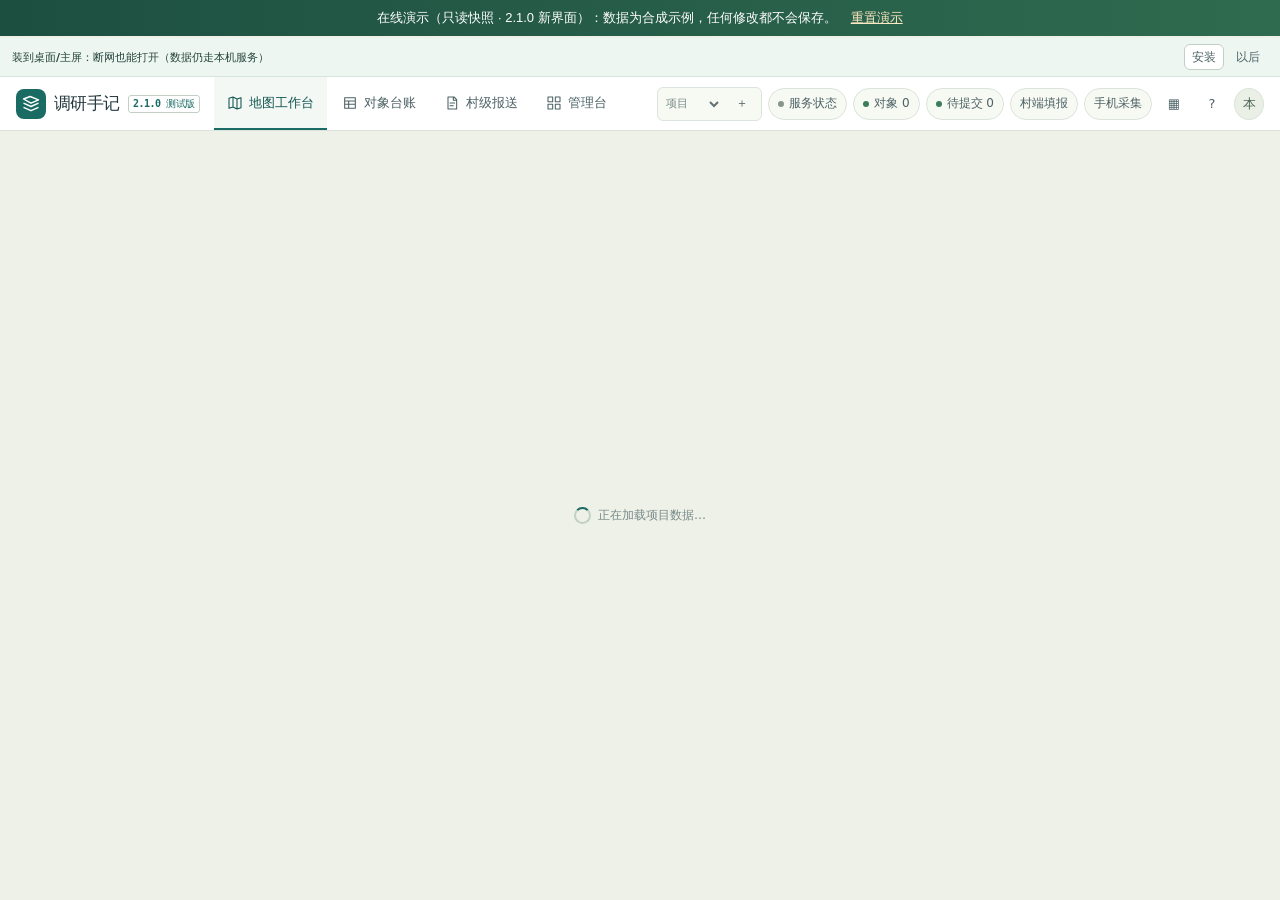
<file: demo/index.html>
<!doctype html>
<html lang="zh-CN">
  <head>
    <meta charset="UTF-8" />
    <meta name="viewport" content="width=device-width, initial-scale=1.0, viewport-fit=cover" />
    <meta name="theme-color" content="#0b121d" />
    <link rel="icon" href="./pwa-icon.svg" type="image/svg+xml" />
    <title>调研手记 2.1.0 · 在线演示（只读）</title>
    <style>
      #demo-banner{position:fixed;left:0;right:0;top:0;z-index:9999;display:flex;gap:10px;align-items:center;
        justify-content:center;padding:8px 14px;background:linear-gradient(90deg,#1d4f41,#2f6b4f);
        color:#fff;font:13px/1.5 -apple-system,"Segoe UI","Microsoft YaHei",sans-serif}
      #demo-banner a{color:#ffe9c4;text-decoration:underline;margin-left:4px}
      body.demo-banner-on{padding-top:38px}
    </style>
  </head>
  <body>
    <div id="demo-banner">
      在线演示（只读快照 · 2.1.0 新界面）：数据为合成示例，任何修改都不会保存。
      <a href="./" id="demo-reload">重置演示</a>
    </div>
    <div id="app">演示加载中…</div>
    <script>
      // —— 演示版引导（必须在应用 bundle 之前执行）——
      // ① 子路径部署适配：应用内请求写的是绝对路径 /api/xxx、/icons/xxx.png，
      //    挂在 https://liulei97.github.io/diaoyan-shouji/demo/ 下时会跳出 SW 作用域 /
      //    打到站点根目录，这里改写到当前目录下；挂根路径时是恒等变换。
      // ② 首启竞态：SW 尚未接管时 API 会被打到真实静态服务器（404），
      //    故 API 请求先等 navigator.serviceWorker.ready + controller 再发。
      window.__DEMO__ = true;
      (function () {
        var BASE = location.pathname.replace(/[^/]*$/, '')   // 例如 '/diaoyan-shouji/demo/'
        var SCOPED_PREFIXES = ['/api/', '/icons/', '/manifest-icon-']
        var nativeFetch = window.fetch ? window.fetch.bind(window) : null
        var readyPromise = null

        function scopeUrl(url) {
          try {
            var u = new URL(url, location.href)
            if (u.origin !== location.origin) return url
            for (var i = 0; i < SCOPED_PREFIXES.length; i++) {
              var p = SCOPED_PREFIXES[i]
              if (u.pathname.indexOf(p) === 0) {
                return BASE + u.pathname.slice(1) + u.search + u.hash
              }
            }
          } catch (e) {}
          return url
        }

        function controlled() {
          if (!('serviceWorker' in navigator)) return Promise.resolve(false)
          if (navigator.serviceWorker.controller) return Promise.resolve(true)
          if (!readyPromise) {
            readyPromise = navigator.serviceWorker.ready.then(function () {
              if (navigator.serviceWorker.controller) return true
              return new Promise(function (resolve) {
                var timer = setTimeout(function () {
                  resolve(!!navigator.serviceWorker.controller)
                }, 5000)
                navigator.serviceWorker.addEventListener('controllerchange', function () {
                  clearTimeout(timer)
                  resolve(true)
                }, { once: true })
              })
            }).catch(function () { return false })
          }
          return readyPromise
        }

        if (nativeFetch) {
          window.fetch = function (input, init) {
            // 应用里 API 调用全是字符串 URL；Request/URL 对象原样放行。
            if (typeof input !== 'string') return nativeFetch(input, init)
            var target = scopeUrl(input)
            if (target === input) return nativeFetch(input, init)
            // 只有 API 需要等 SW 接管；/icons/ 等静态图直接走
            if (target.indexOf(BASE + 'api/') !== 0) return nativeFetch(target, init)
            return controlled().then(function () { return nativeFetch(target, init) })
          }
        }

        document.body.classList.add('demo-banner-on')
        // 重置演示 = 清掉页面缓存与 SW 存储再刷新（只读快照无本地数据，顺手清 cache 保证取到最新演示数据）
        document.getElementById('demo-reload').addEventListener('click', async (event) => {
          event.preventDefault()
          try {
            const keys = await caches.keys()
            await Promise.all(keys.map(k => caches.delete(k)))
          } catch {}
          location.reload()
        })
        window.addEventListener('error', (event) => {
          const root = document.getElementById('app')
          if (root && !root.querySelector('.app-shell') && !root.querySelector('.fill-root') && !root.querySelector('.m-app')) root.textContent = `演示加载失败：${event.message}`
        })
      })()
    </script>
    <!-- 演示 SW：尽早注册，尽量在应用首次请求前接管（作用域 = 本目录） -->
    <script>
      if ('serviceWorker' in navigator) {
        navigator.serviceWorker.register('./sw.js', { scope: './' }).catch(() => {})
      }
    </script>
    <script type="module" crossorigin src="./assets/index-DfRQN75c.js"></script>
  </body>
</html>
</file>
